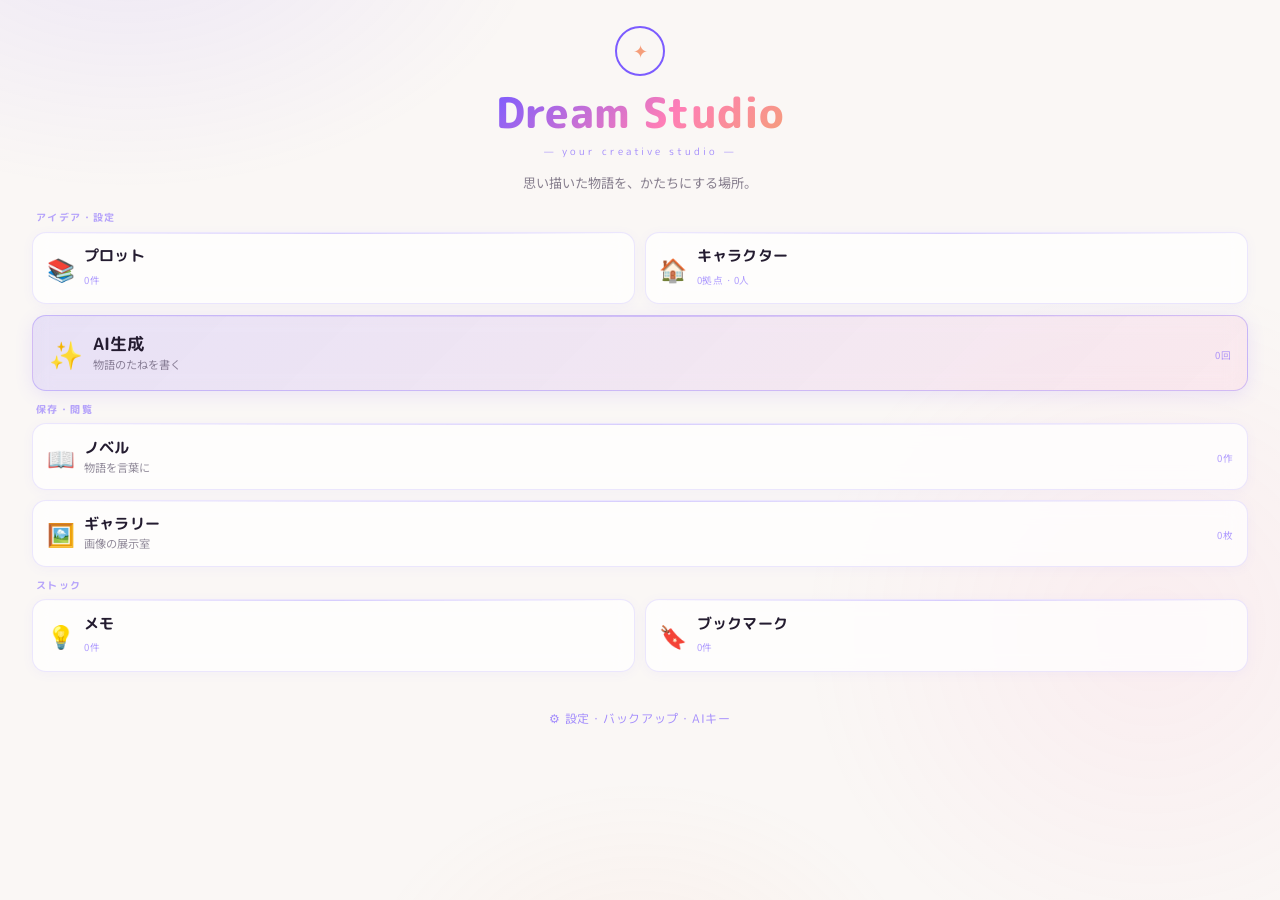
<file: local/index.html>
<!DOCTYPE html>
<html lang="ja">
<head>
<meta charset="UTF-8">
<meta name="viewport" content="width=device-width, initial-scale=1.0, maximum-scale=1.0, user-scalable=no">
<title>DreamStudio</title>
<link href="https://fonts.googleapis.com/css2?family=M+PLUS+Rounded+1c:wght@400;500;700;800&family=Noto+Sans+JP:wght@300;400;500;700&display=swap" rel="stylesheet">
<link rel="stylesheet" href="css/style.css">
<link rel="manifest" href="manifest.json">
<meta name="theme-color" content="#7c5cff">
<meta name="apple-mobile-web-app-capable" content="yes">
<meta name="apple-mobile-web-app-status-bar-style" content="default">
<meta name="apple-mobile-web-app-title" content="DreamStudio">
<link rel="apple-touch-icon" href="icons/icon-192.png">
<style>
.hero { display: flex; flex-direction: column; align-items: center; justify-content: center; text-align: center; padding: 1.6rem 1.5rem 0.8rem; }
.hero-sigil { width: 50px; height: 50px; position: relative; margin-bottom: 0.9rem; animation: breathe 4s ease-in-out infinite; }
.hero-sigil::before { content: ''; position: absolute; inset: 0; border: 2px solid var(--orchid); border-radius: 50%; animation: spin 20s linear infinite; }
.hero-sigil::after { content: '✦'; position: absolute; inset: 0; display: flex; align-items: center; justify-content: center; font-size: 1.1rem; color: var(--rose-gold); }
@keyframes breathe { 0%,100% { filter: drop-shadow(0 0 6px rgba(124,92,255,0.25)); } 50% { filter: drop-shadow(0 0 14px rgba(124,92,255,0.4)); } }
@keyframes spin { to { transform: rotate(360deg); } }
.hero-title { font-family: 'M PLUS Rounded 1c', sans-serif; font-weight: 800; font-size: clamp(1.7rem, 8vw, 2.6rem); letter-spacing: 0.01em; line-height: 1.1; white-space: nowrap; background: linear-gradient(135deg, #7c5cff 0%, #ff7eb6 60%, #f59e7a 100%); -webkit-background-clip: text; -webkit-text-fill-color: transparent; background-clip: text; }
.hero-sub { font-family: 'M PLUS Rounded 1c', sans-serif; font-size: 0.62rem; letter-spacing: 0.3em; color: var(--orchid); opacity: 0.7; margin-top: 0.5rem; }
.hero-quote { font-weight: 400; font-size: 0.82rem; color: rgba(58,47,74,0.6); margin-top: 0.8rem; line-height: 1.6; }

.gates { padding: 0.3rem 1rem 0.5rem; }
.group { margin-bottom: 0.7rem; }
.group-label { font-family: 'M PLUS Rounded 1c', sans-serif; font-weight: 700; font-size: 0.62rem; letter-spacing: 0.14em; color: rgba(124,92,255,0.55); margin: 0 0 0.4rem 0.25rem; }
.grid2 { display: grid; grid-template-columns: 1fr 1fr; gap: 0.6rem; }
.stack { display: flex; flex-direction: column; gap: 0.6rem; }

.tile { display: flex; align-items: center; gap: 0.6rem; background: var(--card-bg); border: 1px solid var(--card-border); border-radius: 14px; padding: 0.9rem 0.85rem; text-decoration: none; color: inherit; position: relative; overflow: hidden; min-height: 56px; box-shadow: 0 2px 12px rgba(124,92,255,0.05); backdrop-filter: blur(10px); -webkit-backdrop-filter: blur(10px); -webkit-tap-highlight-color: transparent; transition: transform 0.2s; }
.tile::before { content: ''; position: absolute; top: 0; left: 0; right: 0; height: 1px; background: linear-gradient(90deg, transparent, var(--orchid), transparent); opacity: 0.3; }
.tile:active { transform: scale(0.97); }
.tile-icon { font-size: 1.4rem; flex-shrink: 0; }
.tile-body { flex: 1; min-width: 0; }
.tile-name { font-family: 'M PLUS Rounded 1c', sans-serif; font-weight: 700; font-size: 0.92rem; color: var(--pearl); letter-spacing: 0.01em; line-height: 1.2; }
.tile-desc { font-size: 0.7rem; color: rgba(58,47,74,0.55); margin-top: 0.15rem; }
.tile-count { font-size: 0.6rem; color: rgba(124,92,255,0.6); letter-spacing: 0.05em; margin-top: 0.2rem; }

.tile--wide { padding: 1.05rem 1rem; background: linear-gradient(135deg, rgba(124,92,255,0.14), rgba(255,126,182,0.10)); border-color: rgba(124,92,255,0.32); box-shadow: 0 4px 18px rgba(124,92,255,0.12); }
.tile--wide .tile-icon { font-size: 1.7rem; }
.tile--wide .tile-name { font-size: 1.05rem; }

.settings-area { text-align: center; padding: 0.8rem 0 2.2rem; }
.settings-link { font-size: 0.75rem; color: rgba(124,92,255,0.7); text-decoration: none; letter-spacing: 0.06em; font-family: 'M PLUS Rounded 1c', sans-serif; }
</style>
</head>
<body>
<div class="cosmos"></div>
<div class="page" style="padding-top: var(--safe-top);">
  <section class="hero">
    <div class="hero-sigil"></div>
    <h1 class="hero-title">Dream Studio</h1>
    <p class="hero-sub">— your creative studio —</p>
    <p class="hero-quote">思い描いた物語を、かたちにする場所。</p>
  </section>

  <nav class="gates">
    <div class="group">
      <div class="group-label">アイデア・設定</div>
      <div class="grid2">
        <a href="memoria.html" class="tile"><span class="tile-icon">📚</span>
          <div class="tile-body"><div class="tile-name">プロット</div><span class="tile-count" id="c-memoria"></span></div></a>
        <a href="cradle.html" class="tile"><span class="tile-icon">🏠</span>
          <div class="tile-body"><div class="tile-name">キャラクター</div><span class="tile-count" id="c-cradle"></span></div></a>
      </div>
    </div>

    <div class="group">
      <a href="forge.html" class="tile tile--wide"><span class="tile-icon">✨</span>
        <div class="tile-body"><div class="tile-name">AI生成</div><div class="tile-desc">物語のたねを書く</div></div>
        <span class="tile-count" id="c-forge"></span></a>
    </div>

    <div class="group">
      <div class="group-label">保存・閲覧</div>
      <div class="stack">
        <a href="desire.html" class="tile"><span class="tile-icon">📖</span>
          <div class="tile-body"><div class="tile-name">ノベル</div><div class="tile-desc">物語を言葉に</div></div>
          <span class="tile-count" id="c-desire"></span></a>
        <a href="reverie.html" class="tile"><span class="tile-icon">🖼️</span>
          <div class="tile-body"><div class="tile-name">ギャラリー</div><div class="tile-desc">画像の展示室</div></div>
          <span class="tile-count" id="c-reverie"></span></a>
      </div>
    </div>

    <div class="group">
      <div class="group-label">ストック</div>
      <div class="grid2">
        <a href="spark.html" class="tile"><span class="tile-icon">💡</span>
          <div class="tile-body"><div class="tile-name">メモ</div><span class="tile-count" id="c-spark"></span></div></a>
        <a href="sanctum.html" class="tile"><span class="tile-icon">🔖</span>
          <div class="tile-body"><div class="tile-name">ブックマーク</div><span class="tile-count" id="c-sanctum"></span></div></a>
      </div>
    </div>
  </nav>

  <div class="settings-area"><a href="settings.html" class="settings-link">⚙ 設定・バックアップ・AIキー</a></div>
</div>

<script src="js/db.js"></script>
<script src="js/ui.js"></script>
<script src="js/store.js"></script>
<script>
(async () => {
  await DS.appInit();
  const set = (id, n) => { const el = document.getElementById(id); if (el) el.textContent = n; };
  const [bases, residents, novels, images, projects, bookmarks, gens, notes] = await Promise.all([
    DB.count('bases'), DB.count('residents'), DB.count('novels'),
    DB.count('images'), DB.count('projects'), DB.count('bookmarks'), DB.count('forgeGenerations'),
    DB.all('notes'),
  ]);
  set('c-cradle', `${bases}拠点 · ${residents}人`);
  set('c-forge', `${gens}回`);
  set('c-desire', `${novels}作`);
  set('c-reverie', `${images}枚`);
  set('c-memoria', `${projects}件`);
  set('c-sanctum', `${bookmarks}件`);
  const openTasks = notes.filter(n => n.cat === 'task' && !n.done).length;
  set('c-spark', openTasks ? `ToDo ${openTasks} · ${notes.length}` : `${notes.length}件`);
})();
</script>
</body>
</html>
</file>
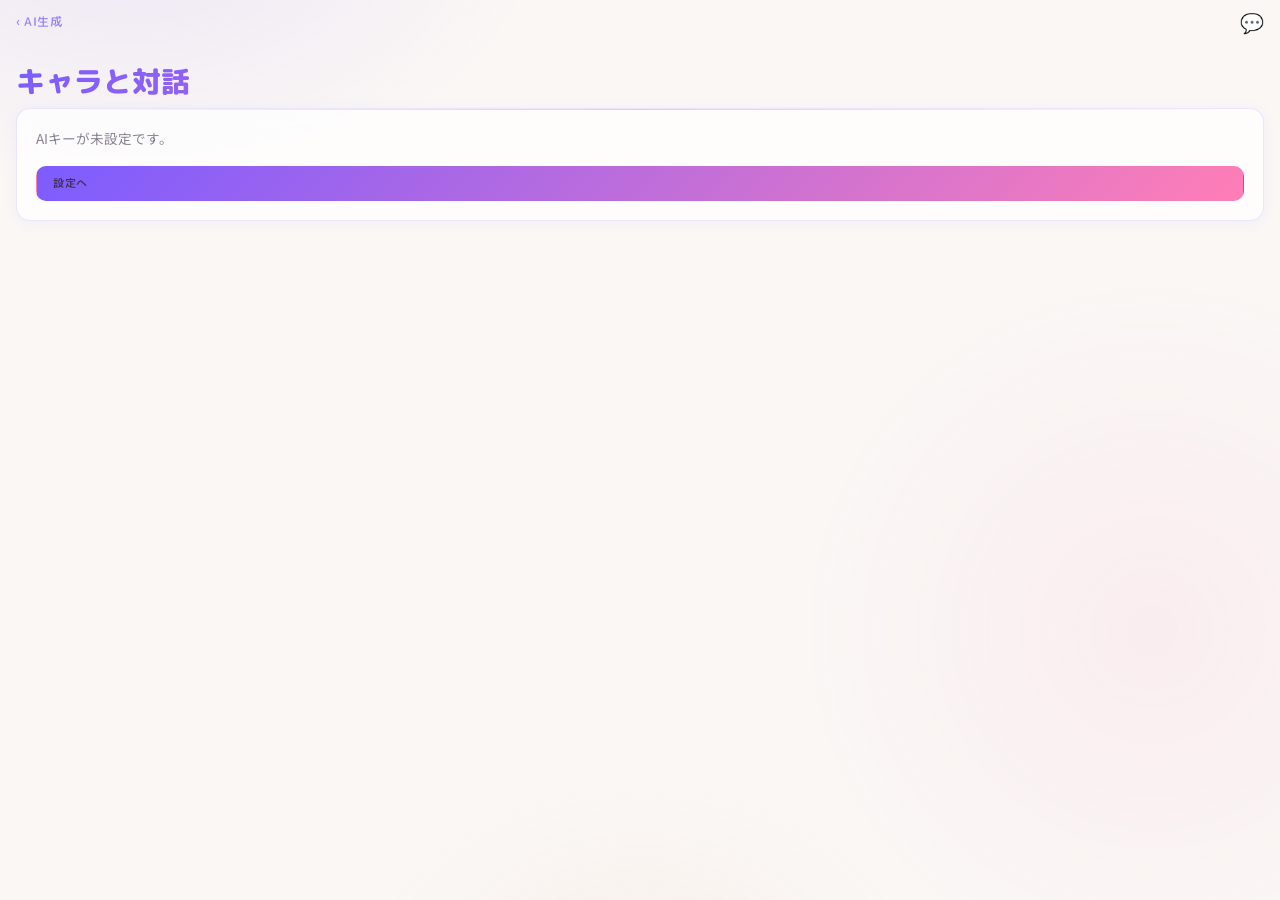
<file: local/chat.html>
<!DOCTYPE html>
<html lang="ja">
<head>
<meta charset="UTF-8">
<meta name="viewport" content="width=device-width, initial-scale=1.0, maximum-scale=1.0, user-scalable=no">
<title>対話 — DreamStudio</title>
<link href="https://fonts.googleapis.com/css2?family=M+PLUS+Rounded+1c:wght@400;500;700;800&family=Noto+Sans+JP:wght@300;400;500;700&display=swap" rel="stylesheet">
<link rel="stylesheet" href="css/style.css">
<link rel="manifest" href="manifest.json">
<meta name="theme-color" content="#7c5cff">
<meta name="apple-mobile-web-app-title" content="DreamStudio">
<link rel="apple-touch-icon" href="icons/icon-192.png">
<style>
.msg { margin-bottom:0.8rem; max-width:85%; }
.msg-user { margin-left:auto; }
.msg-bubble { padding:0.7rem 0.9rem; border-radius:14px; font-size:0.92rem; line-height:1.7; white-space:pre-wrap; }
.msg-user .msg-bubble { background:linear-gradient(135deg,var(--orchid),var(--blush)); color:#fff; border-bottom-right-radius:4px; }
.msg-ai .msg-bubble { background:var(--card-bg); border:1px solid var(--card-border); color:var(--pearl); border-bottom-left-radius:4px; }
.msg-name { font-size:0.65rem; color:var(--orchid); margin-bottom:0.2rem; }
.chat-input-bar { display:flex; gap:0.5rem; align-items:flex-end; margin-top:1rem; }
.chat-textarea { flex:1; padding:0.7rem 0.9rem; background:rgba(255,255,255,0.85); border:1px solid rgba(124,92,255,0.22); border-radius:12px; color:var(--pearl); font-family:'Noto Sans JP',sans-serif; font-size:0.95rem; outline:none; resize:none; max-height:120px; min-height:44px; }
.chat-send { width:44px; height:44px; flex-shrink:0; border-radius:50%; background:linear-gradient(135deg,var(--orchid),var(--blush)); border:none; color:#fff; font-size:1.1rem; cursor:pointer; }
</style>
</head>
<body>
<div class="cosmos"></div>
<div class="page" style="padding-top: var(--safe-top);">
  <div id="header"></div>
  <div id="app"></div>
</div>

<script src="js/db.js"></script>
<script src="js/ui.js"></script>
<script src="js/store.js"></script>
<script src="js/ai.js"></script>
<script>
const ICON = '💬';
const app = document.getElementById('app');
let conv = [];        // {role:'user'|'ai', name, text}
let cfg = null;       // {mode, providerId, aId, bId}

const sessKey = () => `chat_${cfg.mode}_${cfg.aId||''}_${cfg.bId||''}`;
function loadConv() { try { conv = JSON.parse(sessionStorage.getItem(sessKey()) || '[]'); } catch { conv = []; } }
function saveConv() { sessionStorage.setItem(sessKey(), JSON.stringify(conv)); }

async function route() {
  const [mode, id] = location.hash.slice(1).split('/');
  if (mode === 'char' && id) return startInterview(Number(id));
  return renderSetup();
}

async function renderSetup() {
  document.getElementById('header').innerHTML = DS.pageHeader('forge.html', 'AI生成', ICON);
  const [residents, modelOpts] = await Promise.all([Store.byName(await DB.all('residents')), Store.readyModels()]);
  if (!modelOpts.length) { app.innerHTML = `<h1 class="page-title">キャラと対話</h1><div class="card"><div class="card-excerpt">AIキーが未設定です。</div><a class="btn btn-sm btn-primary mt-2" href="settings.html">設定へ</a></div>`; return; }
  if (!residents.length) { app.innerHTML = `<h1 class="page-title">キャラと対話</h1><div class="card"><div class="card-excerpt">先に Cradle でキャラクターを作成してください。</div><a class="btn btn-sm mt-2" href="cradle.html">Cradleへ</a></div>`; return; }
  app.innerHTML = `
    <h1 class="page-title">キャラと対話</h1><p class="page-subtitle">AIと対話</p>
    <div class="form-group"><label class="form-label">モード</label><select class="form-select" id="mode">
      <option value="interview">インタビュー（1対1）</option><option value="duo">デュオ（2キャラの掛け合い）</option></select></div>
    <div class="form-group"><label class="form-label">AIモデル</label><select class="form-select" id="provider">${modelOpts.map(o=>`<option value="${o.providerId}:${o.idx}">${DS.esc(o.label)}</option>`).join('')}</select></div>
    <div class="form-group"><label class="form-label" id="aLabel">キャラクター</label><select class="form-select" id="charA">${residents.map(r=>`<option value="${r.id}">${DS.esc(r.name)}</option>`).join('')}</select></div>
    <div class="form-group" id="bWrap" style="display:none;"><label class="form-label">相手キャラクター</label><select class="form-select" id="charB">${residents.map(r=>`<option value="${r.id}">${DS.esc(r.name)}</option>`).join('')}</select></div>
    <button class="btn btn-primary btn-block" id="start">対話をはじめる</button>`;
  document.getElementById('mode').addEventListener('change', (e) => {
    document.getElementById('bWrap').style.display = e.target.value === 'duo' ? '' : 'none';
    document.getElementById('aLabel').textContent = e.target.value === 'duo' ? 'キャラ1' : 'キャラクター';
  });
  document.getElementById('start').addEventListener('click', () => {
    const mode = document.getElementById('mode').value;
    const [providerId, modelIdx] = document.getElementById('provider').value.split(':').map(Number);
    cfg = { mode, providerId, modelIdx, aId: Number(document.getElementById('charA').value), bId: mode==='duo' ? Number(document.getElementById('charB').value) : null };
    renderChat();
  });
}

async function startInterview(charId) {
  const modelOpts = await Store.readyModels();
  if (!modelOpts.length) { location.hash = ''; return renderSetup(); }
  cfg = { mode: 'interview', providerId: modelOpts[0].providerId, modelIdx: modelOpts[0].idx, aId: charId, bId: null };
  renderChat();
}

function buildCharacterPrompt(r) {
  let p = `あなたは「${r.name}」というキャラクターです。以下の設定に忠実に、このキャラクターとして会話してください。\n\n## 基本情報\n`;
  const map = { gender:'性別', height:'身長', bodyType:'体型', style:'系統', features:'特徴' };
  for (const k in map) if (r[k]) p += `${map[k]}: ${r[k]}\n`;
  if (r.personality) p += `\n## 性格\n${r.personality}\n`;
  if ((r.params||[]).length) { p += '\n## 内面パラメーター\n'; for (const pm of r.params) p += `- ${pm.name}: ${pm.value}/10\n`; }
  for (const cf of (r.customFields||[])) if (cf.name && cf.value) p += `${cf.name}: ${cf.value}\n`;
  p += '\n## ルール\n- キャラの性格・口調・パラメーターに忠実に応答\n- 自然な日本語の会話文で応答。地の文不要\n- 必要なら短い動作描写のみ\n';
  return p;
}
function buildDuoPrompt(a, b, related) {
  let p = `あなたは2人のキャラクターの会話を描写します。\n\n## キャラ1: ${a.name}\n`;
  if (a.personality) p += `性格: ${a.personality}\n`;
  if ((a.params||[]).length) p += 'パラメーター: ' + a.params.map(pm=>`${pm.name}:${pm.value}/10`).join(', ') + '\n';
  if (a.features) p += `特徴: ${a.features}\n`;
  p += `\n## キャラ2: ${b.name}\n`;
  if (b.personality) p += `性格: ${b.personality}\n`;
  if ((b.params||[]).length) p += 'パラメーター: ' + b.params.map(pm=>`${pm.name}:${pm.value}/10`).join(', ') + '\n';
  if (b.features) p += `特徴: ${b.features}\n`;
  if (related) p += '\n※ この2人は関係性のあるキャラクター同士です\n';
  p += `\n## ルール\n- 2人の性格・口調に忠実\n- 交互に台詞。名前つき（例: ${a.name}「…」）\n- 3〜5往復で区切る\n- ユーザーの話題に沿って会話\n`;
  return p;
}

async function renderChat() {
  loadConv();
  document.getElementById('header').innerHTML = DS.pageHeader('chat.html', '対話設定', ICON);
  const a = await DB.get('residents', cfg.aId);
  const b = cfg.bId ? await DB.get('residents', cfg.bId) : null;
  const title = cfg.mode === 'duo' ? `${a.name} × ${b.name}` : a.name;
  app.innerHTML = `
    <div class="flex-between"><h1 class="page-title" style="font-size:1.3rem;">${DS.esc(title)}</h1>
      <button class="btn btn-sm" id="menuBtn">⋯</button></div>
    <div id="messages" style="margin-top:1rem;"></div>
    <div class="chat-input-bar">
      <textarea class="chat-textarea" id="input" placeholder="${cfg.mode==='duo'?'話題を入力…':'メッセージ…'}"></textarea>
      <button class="chat-send" id="send">➤</button>
    </div>`;
  renderMessages();
  document.getElementById('send').addEventListener('click', send);
  document.getElementById('input').addEventListener('keydown', (e) => { if (e.key === 'Enter' && (e.metaKey || e.ctrlKey)) send(); });
  document.getElementById('menuBtn').addEventListener('click', chatMenu);
}

function renderMessages() {
  const box = document.getElementById('messages');
  box.innerHTML = conv.map(m => `
    <div class="msg ${m.role==='user'?'msg-user':'msg-ai'}">
      ${m.role==='ai' && m.name ? `<div class="msg-name">${DS.esc(m.name)}</div>` : ''}
      <div class="msg-bubble">${DS.esc(m.text)}</div>
    </div>`).join('');
  box.scrollTop = box.scrollHeight;
  window.scrollTo(0, document.body.scrollHeight);
}

async function send() {
  const input = document.getElementById('input');
  const msg = input.value.trim(); if (!msg) return;
  input.value = '';
  conv.push({ role: 'user', text: msg }); saveConv(); renderMessages();
  const sendBtn = document.getElementById('send'); sendBtn.disabled = true; sendBtn.textContent = '…';

  const a = await DB.get('residents', cfg.aId);
  const b = cfg.bId ? await DB.get('residents', cfg.bId) : null;
  let sys;
  if (cfg.mode === 'duo') {
    const related = (a.candidateIds||[]).includes(b.id) || (b.candidateIds||[]).includes(a.id);
    sys = buildDuoPrompt(a, b, related);
  } else sys = buildCharacterPrompt(a);

  // 直近10往復を文章化して渡す
  const recent = conv.slice(-20);
  let transcript = recent.map(m => m.role === 'user' ? `ユーザー: ${m.text}` : `${m.name || (cfg.mode==='duo'?'会話':a.name)}: ${m.text}`).join('\n');
  const user = cfg.mode === 'duo'
    ? `これまでの会話:\n${transcript}\n\n上記の話題で、${a.name}と${b.name}の会話を続けてください。`
    : `これまでの会話:\n${transcript}\n\n${a.name}として返答してください。`;

  const provider = await DB.get('apiProviders', cfg.providerId);
  const res = await AI.call(provider, sys, user, cfg.modelIdx);
  sendBtn.disabled = false; sendBtn.textContent = '➤';
  if (res.error) { DS.toast(res.error, 'error'); return; }
  conv.push({ role: 'ai', name: cfg.mode === 'duo' ? null : a.name, text: res.text.trim() }); saveConv(); renderMessages();
  await DB.add('forgeGenerations', { provider: res.provider, model: res.model, promptSystem: sys, promptUser: user, output: res.text, inputTokens: res.inputTokens, outputTokens: res.outputTokens, cachedTokens: res.cachedTokens, costInput: res.costInput, costOutput: res.costOutput, costTotal: res.costTotal });
}

async function chatMenu() {
  const a = await DB.get('residents', cfg.aId);
  const ok = await DS.confirmDialog('この会話をノベルとして保存しますか？（「やめる」で会話をリセット）', 'ノベルに保存', false);
  if (ok) {
    if (!conv.length) { DS.toast('会話がありません', 'error'); return; }
    const b = cfg.bId ? await DB.get('residents', cfg.bId) : null;
    const title = (cfg.mode === 'duo' ? `${a.name}×${b.name}の会話` : `${a.name}との対話`);
    const body = conv.map(m => m.role === 'user' ? `ユーザー: ${m.text}` : `${m.name || ''}${m.name?'「':''}${m.text}${m.name?'」':''}`).join('\n\n');
    const nid = await DB.add('novels', { title, body, status: 'draft', tags: ['対話'] });
    DS.flash('ノベルとして保存しました'); location.href = 'desire.html#view/' + nid;
  } else {
    conv = []; saveConv(); renderMessages(); DS.toast('会話をリセットしました');
  }
}

window.addEventListener('hashchange', route);
(async () => { await DS.appInit(); route(); })();
</script>
</body>
</html>
</file>
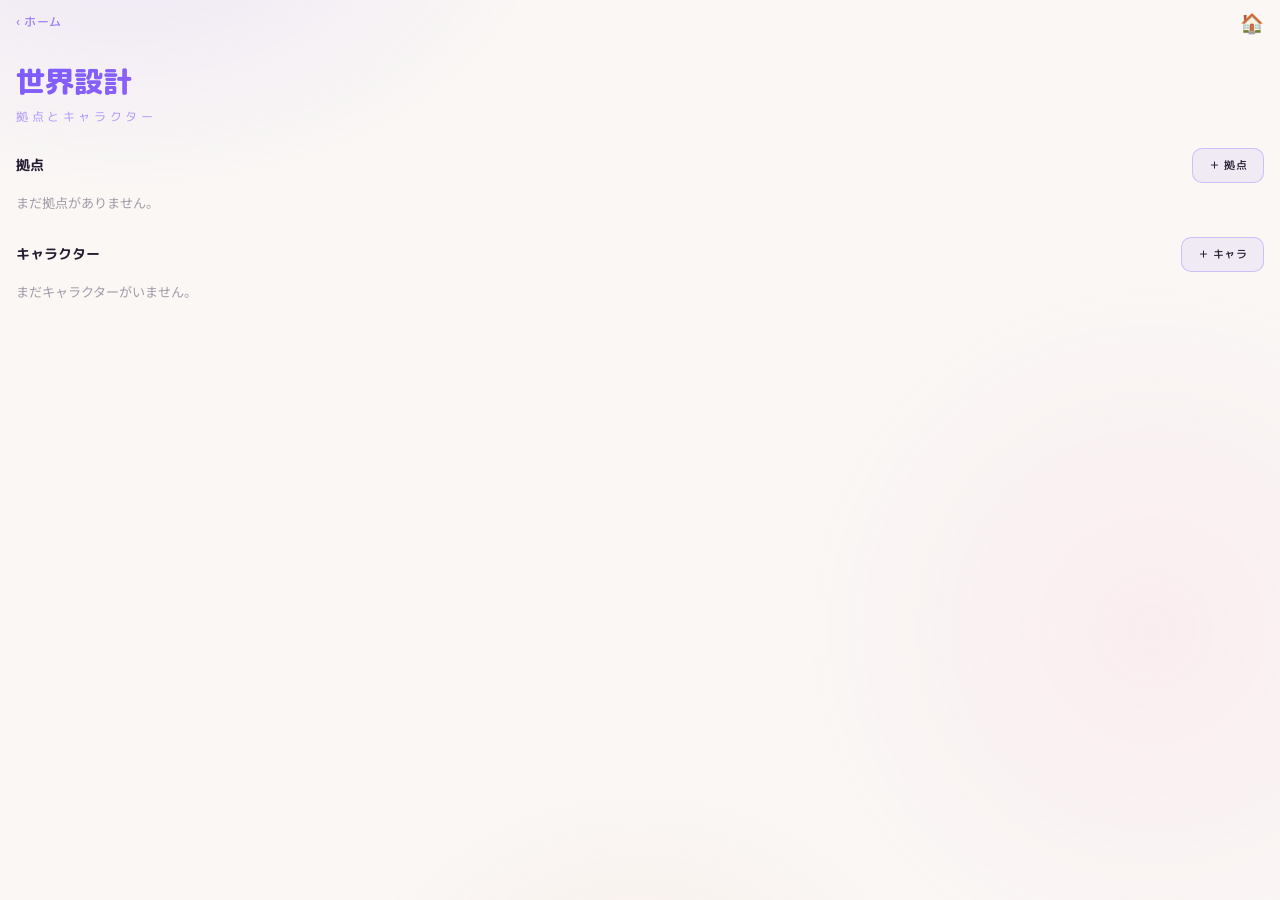
<file: local/cradle.html>
<!DOCTYPE html>
<html lang="ja">
<head>
<meta charset="UTF-8">
<meta name="viewport" content="width=device-width, initial-scale=1.0, maximum-scale=1.0, user-scalable=no">
<title>キャラクター — DreamStudio</title>
<link href="https://fonts.googleapis.com/css2?family=M+PLUS+Rounded+1c:wght@400;500;700;800&family=Noto+Sans+JP:wght@300;400;500;700&display=swap" rel="stylesheet">
<link rel="stylesheet" href="css/style.css">
<link rel="manifest" href="manifest.json">
<meta name="theme-color" content="#7c5cff">
<meta name="apple-mobile-web-app-title" content="DreamStudio">
<link rel="apple-touch-icon" href="icons/icon-192.png">
<style>
.detail-heading { font-family:'M PLUS Rounded 1c',sans-serif; font-weight:700; color:var(--pearl); font-size:0.9rem; margin:1.4rem 0 0.5rem; }
.param-row { display:flex; align-items:center; gap:0.6rem; margin-bottom:0.5rem; }
.param-row .pname { flex:1; }
.param-bar { height:6px; background:rgba(124,92,255,0.12); border-radius:3px; overflow:hidden; }
.param-fill { height:100%; background:linear-gradient(90deg,var(--orchid),var(--blush)); }
.rep-row { display:flex; gap:0.4rem; margin-bottom:0.4rem; align-items:center; }
.chk-list { display:flex; flex-wrap:wrap; gap:0.4rem; }
.chk { font-size:0.78rem; padding:0.35rem 0.7rem; border:1px solid rgba(124,92,255,0.22); border-radius:20px; cursor:pointer; }
.chk input { display:none; }
.chk.on { background:rgba(124,92,255,0.15); border-color:var(--orchid); color:var(--orchid); }
.avatar { width:40px; height:40px; border-radius:50%; background:rgba(124,92,255,0.12); display:flex; align-items:center; justify-content:center; font-size:1.2rem; }
</style>
</head>
<body>
<div class="cosmos"></div>
<div class="page" style="padding-top: var(--safe-top);">
  <div id="header"></div>
  <div id="app"></div>
</div>

<script src="js/db.js"></script>
<script src="js/ui.js"></script>
<script src="js/store.js"></script>
<script src="js/ai.js"></script>
<script>
const ICON = '🏠';
const app = document.getElementById('app');
const DEFAULT_PARAMS = [{name:'社交性',value:5},{name:'感情表現',value:5},{name:'行動力',value:5},{name:'好奇心',value:5}];
const BODY = {
  '男性': ['細身','標準','筋肉質','がっしり','大柄','ぽっちゃり','小柄'],
  '女性': ['華奢','スレンダー','標準','ふくよか','ぽっちゃり','がっしり','小柄'],
};

async function route() {
  const [mode, id] = location.hash.slice(1).split('/');
  if (mode === 'base') return editBase(id);
  if (mode === 'res') return editResident(id);
  if (mode === 'resview') return viewResident(id);
  return renderList();
}

async function renderList() {
  document.getElementById('header').innerHTML = DS.pageHeader('index.html', 'ホーム', ICON);
  const [bases, residents] = await Promise.all([Store.byName(await DB.all('bases')), Store.byName(await DB.all('residents'))]);
  app.innerHTML = `
    <h1 class="page-title">世界設計</h1><p class="page-subtitle">拠点とキャラクター</p>
    <div class="flex-between detail-heading">拠点 <a class="btn btn-sm" href="#base">＋ 拠点</a></div>
    <div id="bases"></div>
    <div class="flex-between detail-heading">キャラクター <a class="btn btn-sm" href="#res">＋ キャラ</a></div>
    <div id="residents"></div>`;
  const bw = document.getElementById('bases');
  if (!bases.length) bw.innerHTML = '<p class="empty-text" style="text-align:left;font-size:0.82rem;">まだ拠点がありません。</p>';
  for (const b of bases) {
    const cnt = residents.filter(r=>r.baseId===b.id).length;
    const d = document.createElement('div'); d.className='card';
    d.innerHTML = `<a href="#base/${b.id}"><div class="card-title">🏠 ${DS.esc(b.name)}</div>${b.description?`<div class="card-excerpt">${DS.esc(DS.excerpt(b.description,70))}</div>`:''}<div class="card-meta">${cnt}人</div></a>`;
    bw.appendChild(d);
  }
  const rw = document.getElementById('residents');
  if (!residents.length) rw.innerHTML = '<p class="empty-text" style="text-align:left;font-size:0.82rem;">まだキャラクターがいません。</p>';
  for (const r of residents) {
    const baseName = bases.find(b=>b.id===r.baseId)?.name;
    const d = document.createElement('div'); d.className='card';
    d.innerHTML = `<a href="#resview/${r.id}"><div class="flex-between"><div class="card-title">👤 ${DS.esc(r.name)}</div></div>
      <div class="card-meta">${[r.gender, baseName].filter(Boolean).map(DS.esc).join(' · ')}</div>
      ${r.personality?`<div class="card-excerpt">${DS.esc(DS.excerpt(r.personality,70))}</div>`:''}</a>`;
    rw.appendChild(d);
  }
}

// ── 拠点編集 ──
async function editBase(id) {
  const b = id ? await DB.get('bases', id) : null;
  document.getElementById('header').innerHTML = DS.pageHeader('#', '戻る', ICON);
  app.innerHTML = `<h1 class="page-title">${b?'拠点を編集':'拠点を追加'}</h1>
    <form id="f" class="mt-3">
      <div class="form-group"><label class="form-label">名前</label><input class="form-input" name="name" value="${DS.esc(b?.name||'')}" required></div>
      <div class="form-group"><label class="form-label">説明</label><textarea class="form-textarea" name="description" style="min-height:120px;">${DS.esc(b?.description||'')}</textarea></div>
      <button type="submit" class="btn btn-primary btn-block">${b?'保存':'追加'}</button>
      ${b?`<button type="button" class="btn btn-danger btn-block mt-2" id="del">削除</button>`:''}
    </form>`;
  document.getElementById('f').onsubmit = async (e) => {
    e.preventDefault(); const fd = new FormData(e.target); const rec = b||{};
    rec.name = fd.get('name').trim(); rec.description = fd.get('description').trim();
    if (b) await DB.update('bases', rec); else await DB.add('bases', rec);
    DS.flash(b?'保存しました':'追加しました'); location.hash = '';
  };
  document.getElementById('del')?.addEventListener('click', async () => {
    if (!await DS.confirmDialog('この拠点を削除しますか？')) return;
    await DB.del('bases', b.id); DS.flash('削除しました'); location.hash = '';
  });
}

// ── キャラ表示 ──
async function viewResident(id) {
  const r = await DB.get('residents', id);
  if (!r) { location.hash=''; return; }
  document.getElementById('header').innerHTML = DS.pageHeader('#', '戻る', ICON);
  const [bases, residents, hasAI] = await Promise.all([DB.all('bases'), DB.all('residents'), Store.hasAnyAI()]);
  const baseName = bases.find(b=>b.id===r.baseId)?.name;
  const candNames = (r.candidateIds||[]).map(i=>residents.find(x=>x.id===i)?.name).filter(Boolean);
  const field = (label,val) => val ? `<div class="param-row"><div class="pname" style="color:rgba(58,47,74,0.6);font-size:0.8rem;">${label}</div><div style="flex:2;">${DS.esc(val)}</div></div>` : '';
  app.innerHTML = `
    <div style="display:flex;align-items:center;gap:0.8rem;"><div class="avatar">👤</div><h1 class="page-title" style="margin:0;">${DS.esc(r.name)}</h1></div>
    <div class="prov-row" style="display:flex;gap:0.5rem;margin:1rem 0;">
      <a class="btn btn-sm" href="#res/${r.id}" style="flex:1;">編集</a>
      <a class="btn btn-sm" href="chat.html#char/${r.id}" style="flex:1;">💬 対話</a>
    </div>
    <div class="detail-heading">基本情報</div>
    ${field('性別', r.gender)}${field('所属', baseName)}${field('身長', r.height)}${field('体型', r.bodyType)}${field('その他身体情報', r.physicalInfo)}
    <div class="detail-heading">外見</div>
    ${field('髪型', r.hairstyle)}${field('目の色', r.eyeColor)}${field('服装', r.clothing)}${field('系統', r.style)}${field('特徴', r.features)}
    ${r.personality?`<div class="detail-heading">性格</div><p class="card-excerpt">${DS.esc(r.personality).replace(/\n/g,'<br>')}</p>`:''}
    ${(r.params||[]).length?`<div class="detail-heading">パラメーター</div>${r.params.map(p=>`<div class="param-row"><div class="pname">${DS.esc(p.name)}</div><div style="flex:2;"><div class="param-bar"><div class="param-fill" style="width:${(Number(p.value)||0)*10}%"></div></div></div><div style="width:24px;text-align:right;">${DS.esc(p.value)}</div></div>`).join('')}`:''}
    ${(r.customFields||[]).length?`<div class="detail-heading">自由項目</div>${r.customFields.map(c=>field(c.name,c.value)).join('')}`:''}
    ${candNames.length?`<div class="detail-heading">関係するキャラ</div><div class="card-tags">${candNames.map(n=>`<span class="tag">🤝 ${DS.esc(n)}</span>`).join('')}</div>`:''}
    <div class="detail-heading">🎨 イラストプロンプト</div>
    <div id="illustArea">
      ${r.illustPrompt?`<div class="card"><div class="card-excerpt" style="font-family:monospace;font-size:0.78rem;">${DS.esc(r.illustPrompt)}</div></div>
        <button class="btn btn-sm" id="copyPrompt">📋 コピー</button>`:''}
      ${hasAI?`<button class="btn btn-sm ${r.illustPrompt?'mt-2':''}" id="genPrompt">${r.illustPrompt?'再生成':'画像生成AI向けプロンプトを作る'}</button>`
             :`<p class="form-hint">AIキーを設定すると、外見からプロンプトを自動生成できます。<a href="settings.html" style="color:var(--orchid);">設定へ</a></p>`}
    </div>`;
  document.getElementById('copyPrompt')?.addEventListener('click', () => { navigator.clipboard?.writeText(r.illustPrompt); DS.toast('コピーしました'); });
  document.getElementById('genPrompt')?.addEventListener('click', () => genCharPrompt(r));
}

async function genCharPrompt(r) {
  const ready = await Store.providersReady();
  if (!ready.length) { DS.toast('AIキーが未設定です', 'error'); return; }
  const btn = document.getElementById('genPrompt'); btn.disabled = true; btn.textContent = '生成中…';
  const sys = `あなたは画像生成AI向けのキャラクタープロンプト作成の専門家です。与えられたキャラクター設定を、Stable Diffusion / Midjourney 等で使える英語の外見描写プロンプトに変換してください。出力ルール: 英語、カンマ区切りのタグ列、外見のみ（性格は含めない）、性別・髪型髪色・目・体型・服装などを含める。プロンプト本文のみを出力。`;
  const desc = [
    r.gender && `性別:${r.gender}`, r.height && `身長:${r.height}`, r.bodyType && `体型:${r.bodyType}`,
    r.hairstyle && `髪型:${r.hairstyle}`, r.eyeColor && `目:${r.eyeColor}`, r.clothing && `服装:${r.clothing}`,
    r.style && `系統:${r.style}`, r.features && `特徴:${r.features}`, r.physicalInfo && `その他:${r.physicalInfo}`,
  ].filter(Boolean).join('\n');
  const res = await AI.call(ready[0], sys, `キャラクター名: ${r.name}\n${desc}`);
  if (res.error) { DS.toast(res.error, 'error'); btn.disabled = false; btn.textContent = '再試行'; return; }
  r.illustPrompt = res.text.trim();
  await DB.update('residents', r);
  await DB.add('forgeGenerations', { provider: res.provider, model: res.model, promptSystem: sys, promptUser: r.name, output: res.text, inputTokens: res.inputTokens, outputTokens: res.outputTokens, cachedTokens: res.cachedTokens, costInput: res.costInput, costOutput: res.costOutput, costTotal: res.costTotal });
  DS.toast('プロンプトを生成しました'); viewResident(r.id);
}

// ── キャラ編集 ──
async function editResident(id) {
  const r = id ? await DB.get('residents', id) : null;
  const [bases, others] = await Promise.all([Store.byName(await DB.all('bases')), Store.byName((await DB.all('residents')).filter(x=>!id||x.id!=id))]);
  document.getElementById('header').innerHTML = DS.pageHeader(id?`#resview/${id}`:'#', '戻る', ICON);
  const params = (r?.params?.length ? r.params : DEFAULT_PARAMS).map(p=>({...p}));
  const selCand = new Set(r?.candidateIds||[]);
  const tf = (name,label,val,ph='') => `<div class="form-group"><label class="form-label">${label}</label><input class="form-input" name="${name}" value="${DS.esc(val||'')}" placeholder="${ph}"></div>`;
  app.innerHTML = `
    <h1 class="page-title">${r?'キャラを編集':'キャラを追加'}</h1>
    <form id="f" class="mt-3">
      <div class="detail-heading">基本情報</div>
      ${tf('name','名前',r?.name)}
      <div class="form-group"><label class="form-label">性別</label><select class="form-select" name="gender" id="gender">
        ${['','男性','女性','その他'].map(g=>`<option value="${g}" ${(r?.gender||'')===g?'selected':''}>${g||'— 選択 —'}</option>`).join('')}</select></div>
      ${bases.length?`<div class="form-group"><label class="form-label">所属拠点</label><select class="form-select" name="baseId"><option value="">— なし —</option>
        ${bases.map(b=>`<option value="${b.id}" ${r?.baseId==b.id?'selected':''}>${DS.esc(b.name)}</option>`).join('')}</select></div>`:''}
      ${tf('height','身長',r?.height,'例：172cm')}
      <div class="form-group"><label class="form-label">体型</label><div id="bodyWrap"></div></div>
      ${tf('physicalInfo','その他身体情報',r?.physicalInfo,'特技、癖、その他の設定など')}
      <div class="detail-heading">外見</div>
      ${tf('hairstyle','髪型',r?.hairstyle)}${tf('eyeColor','目の色',r?.eyeColor)}${tf('clothing','服装',r?.clothing)}${tf('style','系統',r?.style)}${tf('features','特徴',r?.features)}
      <div class="detail-heading">性格</div>
      <div class="form-group"><textarea class="form-textarea" name="personality" style="min-height:100px;">${DS.esc(r?.personality||'')}</textarea></div>
      <div class="detail-heading">パラメーター（0〜10）</div>
      <div id="params"></div><button type="button" class="btn btn-sm" id="addParam">＋ 項目追加</button>
      <div class="detail-heading">自由項目</div>
      <div id="cfields"></div><button type="button" class="btn btn-sm" id="addCf">＋ 項目追加</button>
      ${others.length?`<div class="detail-heading">関係するキャラ</div><div class="chk-list" id="cands">
        ${others.map(o=>`<label class="chk ${selCand.has(o.id)?'on':''}"><input type="checkbox" value="${o.id}" ${selCand.has(o.id)?'checked':''}>${DS.esc(o.name)}</label>`).join('')}</div>`:''}
      <button type="submit" class="btn btn-primary btn-block mt-3">${r?'保存':'追加'}</button>
      ${r?`<button type="button" class="btn btn-danger btn-block mt-2" id="del">削除</button>`:''}
    </form>`;

  // body type (gender dependent)
  const bodyWrap = document.getElementById('bodyWrap');
  const renderBody = () => {
    const g = document.getElementById('gender').value;
    const opts = BODY[g];
    if (opts) bodyWrap.innerHTML = `<select class="form-select" name="bodyType"><option value="">— 選択 —</option>${opts.map(o=>`<option value="${o}" ${r?.bodyType===o?'selected':''}>${o}</option>`).join('')}</select>`;
    else bodyWrap.innerHTML = `<input class="form-input" name="bodyType" value="${DS.esc(r?.bodyType||'')}" placeholder="自由入力">`;
  };
  document.getElementById('gender').addEventListener('change', renderBody); renderBody();

  // params
  const paramsWrap = document.getElementById('params');
  const addParam = (p={name:'',value:5}) => { const d=document.createElement('div'); d.className='rep-row';
    d.innerHTML=`<input class="form-input p-name" placeholder="項目名" value="${DS.esc(p.name)}" style="flex:1;"><input type="range" class="p-val" min="0" max="10" value="${Number(p.value)||0}" style="flex:1.2;"><span class="p-num" style="width:20px;text-align:right;">${Number(p.value)||0}</span><button type="button" class="btn btn-sm" data-rm>×</button>`;
    d.querySelector('.p-val').addEventListener('input', e=>d.querySelector('.p-num').textContent=e.target.value);
    d.querySelector('[data-rm]').onclick=()=>d.remove(); paramsWrap.appendChild(d); };
  params.forEach(addParam);
  document.getElementById('addParam').onclick = () => addParam();

  // custom fields
  const cfWrap = document.getElementById('cfields');
  const addCf = (c={name:'',value:''}) => { const d=document.createElement('div'); d.className='rep-row';
    d.innerHTML=`<input class="form-input cf-name" placeholder="ラベル" value="${DS.esc(c.name)}" style="flex:1;"><input class="form-input cf-val" placeholder="内容" value="${DS.esc(c.value)}" style="flex:1.5;"><button type="button" class="btn btn-sm" data-rm>×</button>`;
    d.querySelector('[data-rm]').onclick=()=>d.remove(); cfWrap.appendChild(d); };
  (r?.customFields||[]).forEach(addCf);
  document.getElementById('addCf').onclick = () => addCf();

  app.querySelectorAll('.chk input').forEach(cb=>cb.addEventListener('change',()=>cb.closest('.chk').classList.toggle('on',cb.checked)));

  document.getElementById('f').onsubmit = async (e) => {
    e.preventDefault(); const fd = new FormData(e.target); const rec = r||{};
    for (const k of ['name','gender','height','physicalInfo','hairstyle','eyeColor','clothing','style','features','personality','bodyType']) rec[k] = (fd.get(k)||'').trim();
    rec.baseId = fd.get('baseId') ? Number(fd.get('baseId')) : null;
    rec.params = [...paramsWrap.querySelectorAll('.rep-row')].map(d=>({name:d.querySelector('.p-name').value.trim(), value:Number(d.querySelector('.p-val').value)})).filter(p=>p.name);
    rec.customFields = [...cfWrap.querySelectorAll('.rep-row')].map(d=>({name:d.querySelector('.cf-name').value.trim(), value:d.querySelector('.cf-val').value.trim()})).filter(c=>c.name);
    rec.candidateIds = [...app.querySelectorAll('#cands input:checked')].map(c=>Number(c.value));
    let nid;
    if (r) { await DB.update('residents', rec); nid = r.id; } else { nid = await DB.add('residents', rec); }
    DS.flash(r?'保存しました':'追加しました'); location.hash = 'resview/' + nid;
  };
  document.getElementById('del')?.addEventListener('click', async () => {
    if (!await DS.confirmDialog('このキャラクターを削除しますか？')) return;
    await DB.del('residents', r.id); DS.flash('削除しました'); location.hash = '';
  });
}

window.addEventListener('hashchange', route);
(async () => { await DS.appInit(); route(); })();
</script>
</body>
</html>
</file>
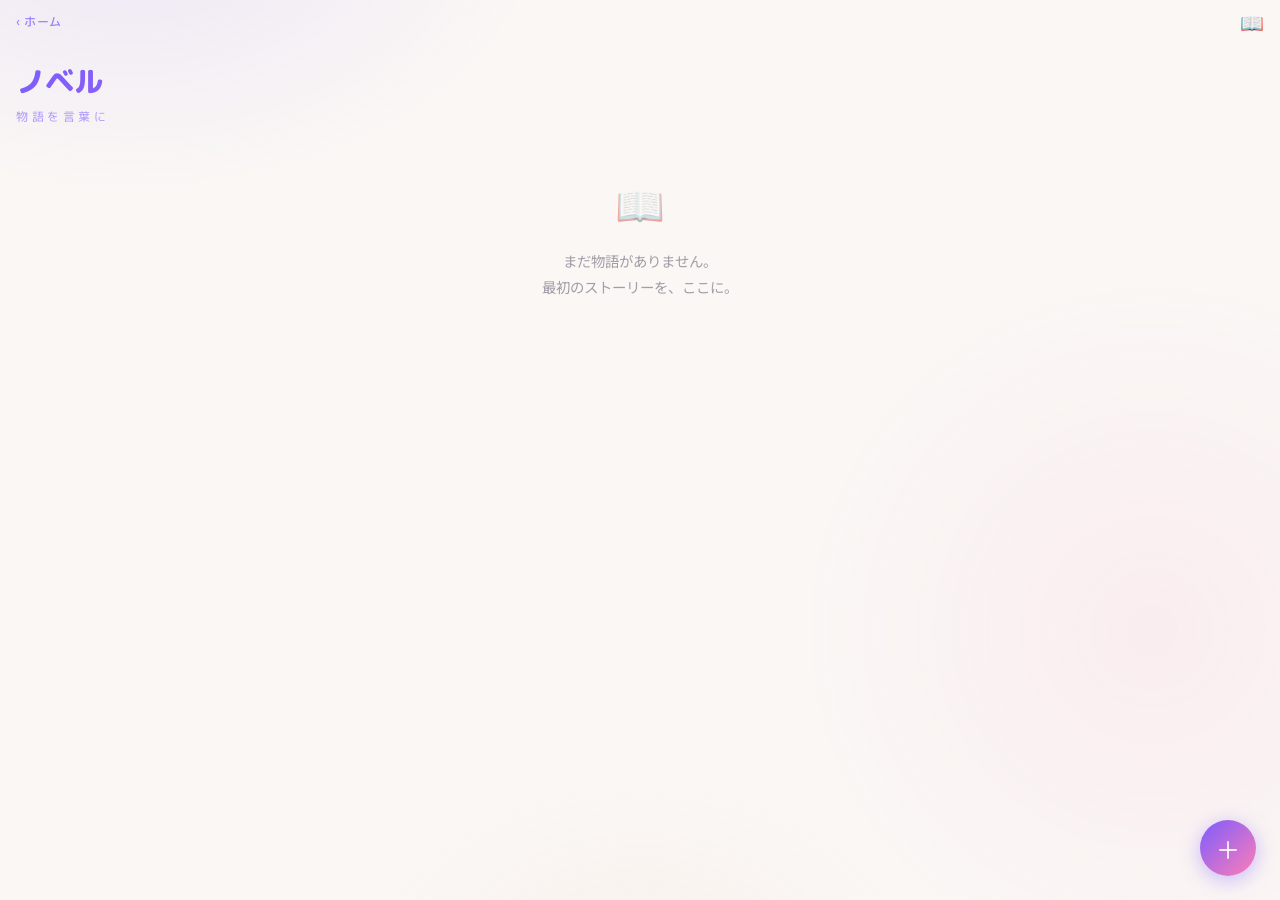
<file: local/desire.html>
<!DOCTYPE html>
<html lang="ja">
<head>
<meta charset="UTF-8">
<meta name="viewport" content="width=device-width, initial-scale=1.0, maximum-scale=1.0, user-scalable=no">
<title>ノベル — DreamStudio</title>
<link href="https://fonts.googleapis.com/css2?family=M+PLUS+Rounded+1c:wght@400;500;700;800&family=Noto+Sans+JP:wght@300;400;500;700&display=swap" rel="stylesheet">
<link rel="stylesheet" href="css/style.css">
<link rel="manifest" href="manifest.json">
<meta name="theme-color" content="#7c5cff">
<meta name="apple-mobile-web-app-title" content="DreamStudio">
<link rel="apple-touch-icon" href="icons/icon-192.png">
<style>
.still-frame { margin: 1.5rem -1rem; position: relative; animation: still-fadein 0.6s ease; }
.still-frame img { width: 100%; display: block; }
.still-caption { position: absolute; left: 0; right: 0; bottom: 0; padding: 1.5rem 1rem 0.8rem; color: #fff; font-size: 0.8rem; background: linear-gradient(to top, rgba(20,15,28,0.8), transparent); }
@keyframes still-fadein { from { opacity: 0; } }
.novel-text-block { font-size: 1rem; line-height: 2.1; color: var(--pearl); font-weight: 400; white-space: normal; }
.picker-grid { display: grid; grid-template-columns: repeat(3,1fr); gap: 4px; max-height: 50vh; overflow-y: auto; }
.picker-grid img { width: 100%; aspect-ratio: 1; object-fit: cover; border-radius: 4px; cursor: pointer; }
.novel-heading { font-family: 'M PLUS Rounded 1c', sans-serif; font-weight: 700; font-size: 1.15rem; color: var(--pearl); margin: 2rem 0 0.8rem; padding-left: 0.6rem; border-left: 3px solid var(--orchid); scroll-margin-top: 70px; }
.novel-toc { background: var(--card-bg); border: 1px solid var(--card-border); border-radius: 12px; padding: 0.8rem 1rem; margin: 1rem 0 1.5rem; }
.novel-toc-title { font-family: 'M PLUS Rounded 1c', sans-serif; font-weight: 700; font-size: 0.8rem; color: var(--orchid); margin-bottom: 0.4rem; }
.novel-toc a { display: block; padding: 0.35rem 0; font-size: 0.9rem; color: var(--pearl); text-decoration: none; border-bottom: 1px solid rgba(124,92,255,0.08); }
.novel-toc a:last-child { border-bottom: none; }
.novel-toc a::before { content: '› '; color: var(--orchid); }
</style>
</head>
<body>
<div class="cosmos"></div>
<div class="page" style="padding-top: var(--safe-top);">
  <div id="header"></div>
  <div id="app"></div>
</div>
<a href="#edit" class="fab" id="fab">＋</a>

<script src="js/db.js"></script>
<script src="js/ui.js"></script>
<script src="js/store.js"></script>
<script>
const STORE = 'novels', ICON = '📖';
const app = document.getElementById('app');
const parseTags = (s) => [...new Set(String(s||'').split(/[,、，]+/).map(t=>t.trim()).filter(Boolean))];
const countChars = (s) => [...Store.stripMarkers(s)].length;

async function route() {
  const [mode, id] = location.hash.slice(1).split('/');
  document.getElementById('fab').style.display = (mode === 'edit' || mode === 'view') ? 'none' : '';
  if (mode === 'edit') return renderEdit(id);
  if (mode === 'view') return renderView(id);
  return renderList();
}

async function renderList() {
  document.getElementById('header').innerHTML = DS.pageHeader('index.html', 'ホーム', ICON);
  const rows = Store.byUpdatedDesc(await DB.all(STORE));
  if (rows.length === 0) {
    app.innerHTML = `<h1 class="page-title">ノベル</h1><p class="page-subtitle">物語を言葉に</p>
      <div class="empty"><div class="empty-icon">📖</div><p class="empty-text">まだ物語がありません。<br>最初のストーリーを、ここに。</p></div>`;
    return;
  }
  const tags = Store.collectTags(rows);
  const active = new URLSearchParams(location.search).get('tag') || '';
  const filtered = active ? rows.filter(r => (r.tags||[]).includes(active)) : rows;
  app.innerHTML = `
    <h1 class="page-title">ノベル</h1><p class="page-subtitle">物語を言葉に · ${rows.length}</p>
    ${tags.length ? `<div class="filters"><a class="filter-chip ${!active?'active':''}" href="?">すべて</a>
      ${tags.map(t=>`<a class="filter-chip ${active===t?'active':''}" href="?tag=${encodeURIComponent(t)}">${DS.esc(t)}</a>`).join('')}</div>` : ''}
    <div id="cards"></div>`;
  const wrap = document.getElementById('cards');
  for (const n of filtered) {
    const card = document.createElement('div');
    card.className = 'card';
    card.innerHTML = `<a href="#view/${n.id}">
      <div class="flex-between"><div class="card-title">${DS.esc(n.title || '無題')}</div>
        <span class="badge badge-${n.status==='complete'?'complete':'draft'}">${n.status==='complete'?'完成':'下書き'}</span></div>
      <div class="card-meta">${DS.fmtDate(n.updatedAt)} · ${countChars(n.body)}文字</div>
      <div class="card-excerpt">${DS.esc(DS.excerpt(n.body, 90))}</div>
      ${(n.tags||[]).length ? `<div class="card-tags">${n.tags.map(t=>`<span class="tag">${DS.esc(t)}</span>`).join('')}</div>` : ''}
    </a>`;
    wrap.appendChild(card);
  }
}

async function renderView(id) {
  const n = await DB.get(STORE, id);
  if (!n) { location.hash = ''; return; }
  document.getElementById('header').innerHTML = DS.pageHeader('#', '戻る', ICON);
  const ids = Store.imageIdsInBody(n.body);
  const imgMap = new Map();
  for (const iid of ids) { const im = await DB.get('images', iid); if (im) imgMap.set(iid, im); }
  app.innerHTML = `
    <div class="flex-between"><h1 class="page-title">${DS.esc(n.title || '無題')}</h1></div>
    <div class="card-meta">${DS.fmtDate(n.updatedAt)} · ${countChars(n.body)}文字 · <span class="badge badge-${n.status==='complete'?'complete':'draft'}">${n.status==='complete'?'完成':'下書き'}</span></div>
    ${(n.tags||[]).length ? `<div class="card-tags mt-1">${n.tags.map(t=>`<span class="tag">${DS.esc(t)}</span>`).join('')}</div>` : ''}
    <div class="prov-row" style="display:flex;gap:0.5rem;margin:1rem 0;">
      <a class="btn btn-sm" href="#edit/${n.id}" style="flex:1;">編集</a>
      <a class="btn btn-sm" href="illustrate.html#novel/${n.id}" style="flex:1;">🎨 挿絵</a>
    </div>
    ${(() => { const toc = Store.novelToc(n.body); return toc.length ? `<nav class="novel-toc"><div class="novel-toc-title">📑 もくじ</div>${toc.map(t=>`<a href="#" data-anchor="${t.anchor}">${DS.esc(t.text||'(無題)')}</a>`).join('')}</nav>` : ''; })()}
    <div class="novel-body">${Store.renderNovelBody(n.body, imgMap) || '<p class="empty-text">本文がありません。</p>'}</div>`;
  // 目次タップでスクロール（ハッシュは変えない＝ルーティングと衝突させない）
  app.querySelectorAll('.novel-toc a').forEach((a) => a.addEventListener('click', (e) => {
    e.preventDefault();
    const el = document.getElementById(a.dataset.anchor);
    if (el) el.scrollIntoView({ behavior: 'smooth', block: 'start' });
  }));
}

async function renderEdit(id) {
  const n = id ? await DB.get(STORE, id) : null;
  const projects = Store.byName(await DB.all('projects'));
  document.getElementById('header').innerHTML = DS.pageHeader(id ? `#view/${id}` : '#', '戻る', ICON);
  app.innerHTML = `
    <h1 class="page-title">${n ? '物語を編集' : '新しい物語'}</h1>
    <form id="f" class="mt-3">
      <div class="form-group"><input class="form-input" name="title" value="${DS.esc(n?.title||'')}" placeholder="無題の物語" required></div>
      <select class="form-select" name="status">
        <option value="draft" ${n?.status!=='complete'?'selected':''}>下書き</option>
        <option value="complete" ${n?.status==='complete'?'selected':''}>完成</option>
      </select>
      <div class="prov-row" style="display:flex;gap:0.5rem;margin-top:0.5rem;">
        <button type="button" class="btn btn-sm" id="insertImg" style="flex:1;">🖼️ 画像を挿入</button>
        <button type="button" class="btn btn-sm" id="insertH" style="flex:1;">📑 見出しを挿入</button>
      </div>
      <div class="form-group mt-2">
        <div class="flex-between"><label class="form-label">本文</label><span class="form-hint" id="cc">0 文字</span></div>
        <textarea class="form-textarea" name="body" id="body" style="min-height:300px;">${DS.esc(n?.body||'')}</textarea>
      </div>
      ${projects.length ? `<div class="form-group"><label class="form-label">プロット</label>
        <select class="form-select" name="projectId"><option value="">— なし —</option>
        ${projects.map(p=>`<option value="${p.id}" ${n?.projectId==p.id?'selected':''}>${DS.esc(p.name)}</option>`).join('')}</select></div>` : ''}
      <div class="form-group"><label class="form-label">タグ</label><input class="form-input" name="tags" value="${DS.esc((n?.tags||[]).join(', '))}" placeholder="例: 恋愛, ファンタジー, 日常"></div>
      <button type="submit" class="btn btn-primary btn-block">${n ? '保存' : '作成'}</button>
      ${n ? `<button type="button" class="btn btn-danger btn-block mt-2" id="del">削除</button>` : ''}
    </form>`;
  const body = document.getElementById('body');
  const cc = document.getElementById('cc');
  const upd = () => cc.textContent = countChars(body.value) + ' 文字';
  body.addEventListener('input', upd); upd();
  document.getElementById('insertImg').addEventListener('click', () => openPicker(body, upd));
  document.getElementById('insertH').addEventListener('click', () => {
    const t = (window.prompt('シーン見出しを入力') || '').trim();
    if (!t) return;
    const marker = `{{h:${t.replace(/[{}]/g, '')}}}`;
    const s = body.selectionStart ?? body.value.length;
    body.value = body.value.slice(0, s) + '\n' + marker + '\n' + body.value.slice(s);
    upd(); DS.toast('見出しを挿入しました');
  });
  document.getElementById('f').addEventListener('submit', async (e) => {
    e.preventDefault();
    const fd = new FormData(e.target);
    const rec = n || {};
    rec.title = fd.get('title').trim();
    rec.body = fd.get('body');
    rec.status = fd.get('status');
    rec.projectId = fd.get('projectId') ? Number(fd.get('projectId')) : null;
    rec.tags = parseTags(fd.get('tags'));
    let nid;
    if (n) { await DB.update(STORE, rec); nid = n.id; } else { nid = await DB.add(STORE, rec); }
    DS.flash(n ? '保存しました' : '作成しました');
    location.hash = 'view/' + nid;
  });
  document.getElementById('del')?.addEventListener('click', async () => {
    if (!await DS.confirmDialog('この物語を削除しますか？')) return;
    await DB.del(STORE, n.id); DS.flash('削除しました'); location.hash = '';
  });
}

async function openPicker(textarea, onInsert) {
  const images = Store.byCreatedDesc(await DB.all('images'));
  const overlay = document.createElement('div');
  overlay.className = 'modal-overlay show';
  overlay.innerHTML = `<div class="modal-box" style="max-width:420px;text-align:left;">
    <div class="flex-between"><strong>画像を挿入</strong><button class="btn btn-sm" data-act="cancel">閉じる</button></div>
    ${images.length ? `<div class="picker-grid mt-2" id="pg"></div>` : '<p class="empty-text mt-2">ギャラリーに画像がありません。先に Reverie で追加してください。</p>'}</div>`;
  document.body.appendChild(overlay);
  const close = () => overlay.remove();
  overlay.addEventListener('click', (e) => { if (e.target === overlay || e.target.closest('[data-act="cancel"]')) close(); });
  const pg = overlay.querySelector('#pg');
  if (pg) for (const img of images) {
    const el = document.createElement('img');
    el.src = Store.imageURL(img); el.loading = 'lazy';
    el.addEventListener('click', () => {
      const marker = `{{img:${img.id}}}`;
      const s = textarea.selectionStart ?? textarea.value.length;
      textarea.value = textarea.value.slice(0, s) + '\n' + marker + '\n' + textarea.value.slice(s);
      onInsert && onInsert();
      DS.toast('画像を挿入しました'); close();
    });
    pg.appendChild(el);
  }
}

window.addEventListener('hashchange', route);
(async () => { await DS.appInit(); route(); })();
</script>
</body>
</html>
</file>
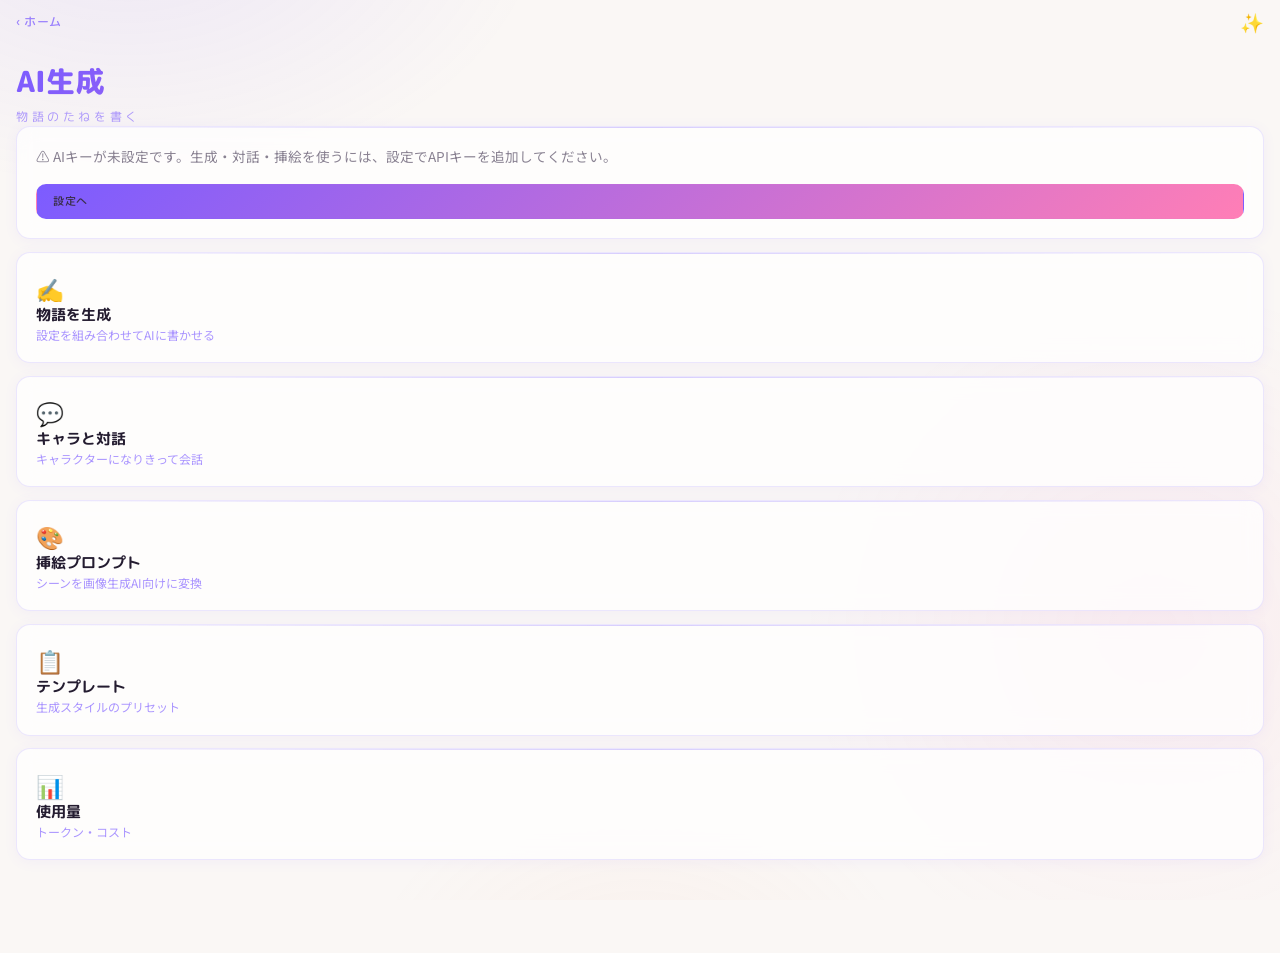
<file: local/forge.html>
<!DOCTYPE html>
<html lang="ja">
<head>
<meta charset="UTF-8">
<meta name="viewport" content="width=device-width, initial-scale=1.0, maximum-scale=1.0, user-scalable=no">
<title>AI生成 — DreamStudio</title>
<link href="https://fonts.googleapis.com/css2?family=M+PLUS+Rounded+1c:wght@400;500;700;800&family=Noto+Sans+JP:wght@300;400;500;700&display=swap" rel="stylesheet">
<link rel="stylesheet" href="css/style.css">
<link rel="manifest" href="manifest.json">
<meta name="theme-color" content="#7c5cff">
<meta name="apple-mobile-web-app-title" content="DreamStudio">
<link rel="apple-touch-icon" href="icons/icon-192.png">
<style>
.forge-menu-item { display:flex; align-items:center; gap:0.8rem; }
.mat-heading { font-family:'M PLUS Rounded 1c',sans-serif; font-weight:700; font-size:0.85rem; color:var(--orchid); margin:1.2rem 0 0.5rem; }
.chk-list { display:flex; flex-wrap:wrap; gap:0.4rem; }
.chk { font-size:0.78rem; padding:0.35rem 0.7rem; border:1px solid rgba(124,92,255,0.22); border-radius:20px; cursor:pointer; }
.chk input { display:none; }
.chk.on { background:rgba(124,92,255,0.15); border-color:var(--orchid); color:var(--orchid); }
.gen-stats { display:grid; grid-template-columns:1fr 1fr; gap:0.4rem; margin:1rem 0; }
.gen-stat { background:rgba(255,255,255,0.5); border:1px solid rgba(124,92,255,0.1); border-radius:8px; padding:0.6rem; text-align:center; }
.gen-stat-val { font-size:1rem; color:var(--honey); font-family:'M PLUS Rounded 1c',sans-serif; font-weight:700; }
.gen-stat-label { font-size:0.6rem; color:rgba(124,92,255,0.5); letter-spacing:0.05em; margin-top:0.2rem; }
.gen-output { white-space:pre-wrap; line-height:2; color:var(--pearl); }
</style>
</head>
<body>
<div class="cosmos"></div>
<div class="page" style="padding-top: var(--safe-top);">
  <div id="header"></div>
  <div id="app"></div>
</div>

<script src="js/db.js"></script>
<script src="js/ui.js"></script>
<script src="js/store.js"></script>
<script src="js/ai.js"></script>
<script>
const ICON = '✨';
const app = document.getElementById('app');
let _lastGenId = null;

async function route() {
  const [mode, id] = location.hash.slice(1).split('/');
  if (mode === 'generate') return renderGenerate();
  if (mode === 'result') return renderResult(id);
  if (mode === 'templates') return renderTemplates();
  if (mode === 'usage') return renderUsage();
  return renderMenu();
}

async function renderMenu() {
  document.getElementById('header').innerHTML = DS.pageHeader('index.html', 'ホーム', ICON);
  const ready = await Store.providersReady();
  app.innerHTML = `
    <h1 class="page-title">AI生成</h1><p class="page-subtitle">物語のたねを書く</p>
    ${!ready.length ? `<div class="card"><div class="card-excerpt">⚠ AIキーが未設定です。生成・対話・挿絵を使うには、設定でAPIキーを追加してください。</div><a class="btn btn-sm btn-primary mt-2" href="settings.html">設定へ</a></div>` : ''}
    <div class="card"><a href="#generate" class="forge-menu-item"><span style="font-size:1.4rem;">✍️</span><div><div class="card-title" style="margin:0;">物語を生成</div><div class="card-meta" style="margin:0;">設定を組み合わせてAIに書かせる</div></div></a></div>
    <div class="card"><a href="chat.html" class="forge-menu-item"><span style="font-size:1.4rem;">💬</span><div><div class="card-title" style="margin:0;">キャラと対話</div><div class="card-meta" style="margin:0;">キャラクターになりきって会話</div></div></a></div>
    <div class="card"><a href="illustrate.html" class="forge-menu-item"><span style="font-size:1.4rem;">🎨</span><div><div class="card-title" style="margin:0;">挿絵プロンプト</div><div class="card-meta" style="margin:0;">シーンを画像生成AI向けに変換</div></div></a></div>
    <div class="card"><a href="#templates" class="forge-menu-item"><span style="font-size:1.4rem;">📋</span><div><div class="card-title" style="margin:0;">テンプレート</div><div class="card-meta" style="margin:0;">生成スタイルのプリセット</div></div></a></div>
    <div class="card"><a href="#usage" class="forge-menu-item"><span style="font-size:1.4rem;">📊</span><div><div class="card-title" style="margin:0;">使用量</div><div class="card-meta" style="margin:0;">トークン・コスト</div></div></a></div>`;
}

async function renderGenerate() {
  document.getElementById('header').innerHTML = DS.pageHeader('#', '戻る', ICON);
  const modelOpts = await Store.readyModels();
  if (!modelOpts.length) { app.innerHTML = `<div class="card"><div class="card-excerpt">AIキーが未設定です。</div><a class="btn btn-sm btn-primary mt-2" href="settings.html">設定へ</a></div>`; return; }
  const [projects, bases, residents, templates, novels] = await Promise.all([
    Store.byName(await DB.all('projects')), Store.byName(await DB.all('bases')),
    Store.byName(await DB.all('residents')), await DB.all('forgeTemplates'), Store.byUpdatedDesc(await DB.all('novels')),
  ]);
  app.innerHTML = `
    <h1 class="page-title">物語を生成</h1>
    <form id="f" class="mt-3">
      <div class="form-group"><label class="form-label">AIモデル</label><select class="form-select" id="provider">
        ${modelOpts.map(o=>`<option value="${o.providerId}:${o.idx}">${DS.esc(o.label)}</option>`).join('')}</select></div>
      ${projects.length?`<div class="form-group"><label class="form-label">プロット</label><select class="form-select" id="project"><option value="">— なし —</option>${projects.map(p=>`<option value="${p.id}">${DS.esc(p.name)}</option>`).join('')}</select></div>`:''}
      <div id="narratorWrap"></div>
      ${bases.length?`<div class="mat-heading">拠点</div><div class="chk-list" id="bases">${bases.map(b=>`<label class="chk"><input type="checkbox" value="${b.id}">${DS.esc(b.name)}</label>`).join('')}</div>`:''}
      ${residents.length?`<div class="mat-heading">キャラクター</div><div class="chk-list" id="residents">${residents.map(r=>`<label class="chk"><input type="checkbox" value="${r.id}">${DS.esc(r.name)}</label>`).join('')}</div>`:''}
      ${templates.length?`<div class="mat-heading">テンプレート</div><div class="chk-list" id="templates">${templates.map(t=>`<label class="chk"><input type="checkbox" value="${t.id}">${DS.esc(t.name)}</label>`).join('')}</div>`:''}
      ${novels.length?`<div class="form-group mt-3"><label class="form-label">続きを書く（既存ノベル）</label><select class="form-select" id="contNovel"><option value="">— なし（新規）—</option>${novels.map(n=>`<option value="${n.id}">${DS.esc(n.title||'無題')}</option>`).join('')}</select></div>`:''}
      <div class="form-group"><label class="form-label">指示・お題</label><textarea class="form-textarea" id="prompt" style="min-height:100px;" placeholder="例: 二人が初めて出会う場面を書いて"></textarea></div>
      <button type="submit" class="btn btn-primary btn-block" id="genBtn">✨ 生成する</button>
    </form>
    <div id="tokPanel" class="card" style="margin-top:1rem;"></div>
    <div id="out"></div>`;
  const data = { projects, bases, residents, templates, novels };
  app.querySelectorAll('.chk input').forEach(cb=>cb.addEventListener('change',()=>cb.closest('.chk').classList.toggle('on',cb.checked)));

  const gatherSel = () => ({
    projectId: Number(document.getElementById('project')?.value) || null,
    baseIds: [...app.querySelectorAll('#bases input:checked')].map(c=>Number(c.value)),
    residentIds: [...app.querySelectorAll('#residents input:checked')].map(c=>Number(c.value)),
    templateIds: [...app.querySelectorAll('#templates input:checked')].map(c=>Number(c.value)),
    narratorIdx: document.getElementById('narrator')?.value ?? '',
    contNovelId: Number(document.getElementById('contNovel')?.value) || null,
  });
  const updateNarrator = () => {
    const wrap = document.getElementById('narratorWrap');
    const p = data.projects.find(x=>x.id===(Number(document.getElementById('project')?.value)||null));
    const pers = p?.personas || [];
    wrap.innerHTML = pers.length ? `<div class="form-group"><label class="form-label">語り手・視点</label><div class="form-hint" style="margin-top:0;margin-bottom:0.5rem;">🎭 選んだプロットの語り手で、文体・視点を切り替えます。</div><select class="form-select" id="narrator"><option value="">— 標準 —</option>${pers.map((pe,i)=>`<option value="${i}">${DS.esc(pe.name)}</option>`).join('')}</select></div>` : '';
  };
  const renderTokPanel = () => {
    const segs = collectSegments(gatherSel(), data);
    const userText = document.getElementById('prompt')?.value.trim() || '';
    const rows = segs.map(s=>({ label:s.label, tok:estTokens(s.text) }));
    if (userText) rows.push({ label:'指示・お題', tok:estTokens(userText) });
    const total = rows.reduce((a,r)=>a+r.tok,0);
    document.getElementById('tokPanel').innerHTML = `
      <div class="flex-between" style="margin-bottom:0.4rem;"><strong style="font-size:0.85rem;color:var(--orchid);">🧮 入力トークン内訳（概算）</strong><span style="font-weight:700;color:var(--honey);">${total.toLocaleString()} tok</span></div>
      ${rows.map(r=>`<div class="flex-between" style="font-size:0.8rem;padding:0.25rem 0;border-top:1px solid rgba(124,92,255,0.08);"><span>${DS.esc(r.label)}</span><span style="color:var(--honey);">${r.tok.toLocaleString()}</span></div>`).join('')}
      <div class="card-meta" style="margin-top:0.5rem;">※概算です。実際の課金トークンは生成後に表示されます。</div>`;
  };

  document.getElementById('project')?.addEventListener('change', () => { updateNarrator(); renderTokPanel(); });
  document.getElementById('f').addEventListener('input', renderTokPanel);
  document.getElementById('f').addEventListener('change', renderTokPanel);
  updateNarrator(); renderTokPanel();

  document.getElementById('f').addEventListener('submit', async (e) => {
    e.preventDefault();
    const btn = document.getElementById('genBtn'); btn.disabled = true; btn.textContent = '生成中… ✨';
    const [providerId, modelIdx] = document.getElementById('provider').value.split(':').map(Number);
    const sel = gatherSel();
    const segs = collectSegments(sel, data);
    const sys = segs.map(s=>s.text).join('\n\n');
    const hasPrev = sel.contNovelId && data.novels.find(n=>n.id===sel.contNovelId);
    const user = document.getElementById('prompt').value.trim() || (hasPrev ? 'この続きを書いてください。' : '上記の設定に基づいて、印象的なシーンを書いてください。');
    const provider = modelOpts.find(o=>o.providerId===providerId)?.provider;
    const res = await AI.call(provider, sys, user, modelIdx);
    btn.disabled = false; btn.textContent = '✨ 生成する';
    if (res.error) { DS.toast(res.error, 'error'); return; }
    const genId = await DB.add('forgeGenerations', { provider: res.provider, model: res.model, promptSystem: sys, promptUser: user, output: res.text, inputTokens: res.inputTokens, outputTokens: res.outputTokens, cachedTokens: res.cachedTokens, costInput: res.costInput, costOutput: res.costOutput, costTotal: res.costTotal, savedToNovelId: sel.contNovelId || null });
    location.hash = 'result/' + genId;
  });
}

// 日本語混在テキストのトークン概算（CJK≒1tok/字、その他≒1tok/4字）
function estTokens(s) {
  if (!s) return 0;
  let cjk = 0, other = 0;
  for (const ch of s) { if (/[　-ヿ㐀-鿿豈-﫿＀-￯]/.test(ch)) cjk++; else other++; }
  return Math.ceil(cjk * 0.95 + other * 0.25);
}

// システムプロンプトを「項目」単位のセグメントに組み立てる（生成・トークン内訳の両方で使用）
function collectSegments(sel, data) {
  const segs = [{ label:'基本指示', text:'あなたは優れた小説家です。日本語で、指示された設定・条件に基づいて創作してください。\n' }];
  const p = sel.projectId ? data.projects.find(x=>x.id===sel.projectId) : null;
  if (p) {
    let t = `## プロット: ${p.name}`;
    if (p.customInstructions) t += `\n\n### カスタム指示\n${p.customInstructions}`;
    if (p.knowledge) t += `\n\n### ナレッジ\n${p.knowledge}`;
    segs.push({ label:`プロット「${p.name}」`, text:t });
    const nar = (sel.narratorIdx !== '' && sel.narratorIdx != null) ? (p.personas||[])[Number(sel.narratorIdx)] : null;
    if (nar) segs.push({ label:`語り手「${nar.name}」`, text:`## 語り手・視点\n「${nar.name}」の視点・語り口で書いてください。${nar.description?`（${nar.description}）`:''}` });
  }
  for (const bid of sel.baseIds) {
    const b = data.bases.find(x=>x.id===bid); if (!b) continue;
    let t = `## 拠点: ${b.name}\n${b.description||''}`;
    const m = data.residents.filter(r=>r.baseId===bid).map(r=>r.name);
    if (m.length) t += '\n所属キャラ: ' + m.join('、');
    segs.push({ label:`拠点「${b.name}」`, text:t });
  }
  const map = { gender:'性別', height:'身長', bodyType:'体型', hairstyle:'髪型', eyeColor:'目の色', clothing:'服装', style:'系統', features:'特徴', personality:'性格', physicalInfo:'身体情報' };
  for (const rid of sel.residentIds) {
    const r = data.residents.find(x=>x.id===rid); if (!r) continue;
    let info = `## キャラ: ${r.name}\n`;
    for (const k in map) if (r[k]) info += `${map[k]}: ${r[k]}\n`;
    if (r.baseId) { const bn = data.bases.find(x=>x.id===r.baseId)?.name; if (bn) info += `所属: ${bn}\n`; }
    if ((r.params||[]).length) info += 'パラメーター: ' + r.params.map(pp=>`${pp.name}: ${pp.value}/10`).join('、') + '\n';
    for (const cf of (r.customFields||[])) if (cf.name && cf.value) info += `${cf.name}: ${cf.value}\n`;
    segs.push({ label:`キャラ「${r.name}」`, text:info });
  }
  for (const tid of sel.templateIds) { const t = data.templates.find(x=>x.id===tid); if (t) segs.push({ label:`テンプレ「${t.name}」`, text:`## 指示: ${t.name}\n${t.content}` }); }
  if (sel.contNovelId) { const n = data.novels.find(x=>x.id===sel.contNovelId); if (n) { const pc = Store.stripMarkers(n.body||''); if (pc) segs.push({ label:`続き「${n.title||'無題'}」`, text:`## ここまでの本文\n以下の直後の続きを自然に書いてください。\n\n${pc}` }); } }
  return segs;
}

async function renderResult(id) {
  const g = await DB.get('forgeGenerations', id);
  if (!g) { location.hash = ''; return; }
  document.getElementById('header').innerHTML = DS.pageHeader('#generate', '生成へ戻る', ICON);
  const novels = Store.byUpdatedDesc(await DB.all('novels'));
  app.innerHTML = `
    <h1 class="page-title">生成結果</h1>
    <div class="gen-stats">
      <div class="gen-stat"><div class="gen-stat-val">${g.inputTokens}</div><div class="gen-stat-label">入力トークン</div></div>
      <div class="gen-stat"><div class="gen-stat-val">${g.outputTokens}</div><div class="gen-stat-label">出力トークン</div></div>
      <div class="gen-stat"><div class="gen-stat-val">$${(g.costTotal||0).toFixed(4)}</div><div class="gen-stat-label">コスト</div></div>
      <div class="gen-stat"><div class="gen-stat-val" style="font-size:0.8rem;">${DS.esc(g.model||'')}</div><div class="gen-stat-label">${DS.esc(g.provider||'')}</div></div>
    </div>
    <div class="card"><div class="gen-output">${DS.esc(g.output)}</div></div>
    <div class="mat-heading">💾 保存</div>
    <div class="form-group"><input class="form-input" id="saveTitle" placeholder="ノベルのタイトル"></div>
    <button class="btn btn-primary btn-block" id="saveNew">💾 新しいノベルとして保存</button>
    ${novels.length?`<div class="form-group mt-3"><label class="form-label">既存ノベルに追記</label><select class="form-select" id="appendTo"><option value="">— 選択 —</option>${novels.map(n=>`<option value="${n.id}">${DS.esc(n.title||'無題')}</option>`).join('')}</select></div>
    <button class="btn btn-block" id="appendBtn">⬇ 末尾に追記</button>`:''}`;
  document.getElementById('saveNew').addEventListener('click', async () => {
    const title = document.getElementById('saveTitle').value.trim();
    if (!title) { DS.toast('タイトルを入れてください', 'error'); return; }
    const nid = await DB.add('novels', { title, body: g.output, status: 'draft', tags: [] });
    g.savedToNovelId = nid; await DB.update('forgeGenerations', g);
    DS.flash('ノベルとして保存しました'); location.href = 'desire.html#view/' + nid;
  });
  document.getElementById('appendBtn')?.addEventListener('click', async () => {
    const nid = Number(document.getElementById('appendTo').value); if (!nid) { DS.toast('ノベルを選択してください', 'error'); return; }
    const n = await DB.get('novels', nid); n.body = (n.body||'') + '\n\n' + g.output; await DB.update('novels', n);
    DS.flash('追記しました'); location.href = 'desire.html#view/' + nid;
  });
}

async function renderTemplates() {
  document.getElementById('header').innerHTML = DS.pageHeader('#', '戻る', ICON);
  const tpls = (await DB.all('forgeTemplates')).sort((a,b)=>(b.isPreset?0:1)-(a.isPreset?0:1) || (a.sortOrder||0)-(b.sortOrder||0));
  app.innerHTML = `
    <h1 class="page-title">テンプレート</h1>
    <div id="list"></div>
    <div class="mat-heading">＋ 自作テンプレート</div>
    <form id="tf"><div class="form-group"><input class="form-input" name="name" placeholder="名前" required></div>
      <div class="form-group"><select class="form-select" name="category"><option value="mood">雰囲気</option><option value="style">文体</option><option value="situation">状況</option><option value="custom">その他</option></select></div>
      <div class="form-group"><textarea class="form-textarea" name="content" style="min-height:80px;" placeholder="AIへの指示内容" required></textarea></div>
      <button class="btn btn-primary btn-block">追加</button></form>`;
  const list = document.getElementById('list');
  for (const t of tpls) {
    const d = document.createElement('div'); d.className = 'card';
    d.innerHTML = `<div class="flex-between"><div class="card-title">${DS.esc(t.name)} ${t.isPreset?'<span class="badge badge-complete">プリセット</span>':''}</div></div>
      <div class="card-excerpt">${DS.esc(t.content)}</div>
      ${!t.isPreset?`<button class="btn btn-danger btn-sm mt-2" data-del="${t.id}">削除</button>`:''}`;
    d.querySelector('[data-del]')?.addEventListener('click', async () => { await DB.del('forgeTemplates', t.id); renderTemplates(); });
    list.appendChild(d);
  }
  document.getElementById('tf').addEventListener('submit', async (e) => {
    e.preventDefault(); const fd = new FormData(e.target);
    await DB.add('forgeTemplates', { name: fd.get('name').trim(), category: fd.get('category'), content: fd.get('content').trim(), isPreset: 0, sortOrder: 99 });
    DS.toast('追加しました'); renderTemplates();
  });
}

async function renderUsage() {
  document.getElementById('header').innerHTML = DS.pageHeader('#', '戻る', ICON);
  const gens = await DB.all('forgeGenerations');
  const sum = (k) => gens.reduce((a, g) => a + (Number(g[k])||0), 0);

  const groupBy = (keyFn) => {
    const m = new Map();
    for (const g of gens) {
      const key = keyFn(g);
      const r = m.get(key) || { n:0, inp:0, out:0, cost:0 };
      r.n++; r.inp += Number(g.inputTokens)||0; r.out += Number(g.outputTokens)||0; r.cost += Number(g.costTotal)||0;
      m.set(key, r);
    }
    return [...m.entries()].map(([key,v])=>({ key, ...v }));
  };
  const pad = (n)=>String(n).padStart(2,'0');
  const dayKey   = (g)=>{ const d=new Date(g.createdAt||0); return `${d.getFullYear()}-${pad(d.getMonth()+1)}-${pad(d.getDate())}`; };
  const monthKey = (g)=>{ const d=new Date(g.createdAt||0); return `${d.getFullYear()}-${pad(d.getMonth()+1)}`; };
  const weekKey  = (g)=>{ const d=new Date(g.createdAt||0); const off=(d.getDay()+6)%7; const mon=new Date(d); mon.setDate(d.getDate()-off); return `${mon.getFullYear()}-${pad(mon.getMonth()+1)}-${pad(mon.getDate())}`; };
  const periods = {
    day:   { label:'日別', fn:dayKey,   limit:31, suffix:'' },
    week:  { label:'週別', fn:weekKey,  limit:26, suffix:' の週' },
    month: { label:'月別', fn:monthKey, limit:24, suffix:'' },
  };
  const rowsHtml = (arr, suffix='') => arr.length ? arr.map(r=>`
    <div style="padding:0.5rem 0;border-top:1px solid rgba(124,92,255,0.08);">
      <div class="flex-between"><strong>${DS.esc(r.key)}${suffix}</strong><span style="color:var(--honey);font-weight:700;">$${r.cost.toFixed(4)}</span></div>
      <div class="card-meta">${r.n}回 · 入力 ${r.inp.toLocaleString()} · 出力 ${r.out.toLocaleString()}</div>
    </div>`).join('') : '<div class="card-meta" style="padding:0.4rem 0;">データなし</div>';
  const byModelArr = groupBy(g=>g.model||'?').sort((a,b)=>b.cost-a.cost || b.n-a.n);

  app.innerHTML = `
    <h1 class="page-title">使用量</h1><p class="page-subtitle">AI利用状況</p>
    <div class="gen-stats">
      <div class="gen-stat"><div class="gen-stat-val">${gens.length}</div><div class="gen-stat-label">生成回数</div></div>
      <div class="gen-stat"><div class="gen-stat-val">$${sum('costTotal').toFixed(4)}</div><div class="gen-stat-label">合計コスト</div></div>
      <div class="gen-stat"><div class="gen-stat-val">${sum('inputTokens').toLocaleString()}</div><div class="gen-stat-label">入力トークン</div></div>
      <div class="gen-stat"><div class="gen-stat-val">${sum('outputTokens').toLocaleString()}</div><div class="gen-stat-label">出力トークン</div></div>
    </div>
    ${gens.length ? `
    <div class="mat-heading">期間別</div>
    <div class="chk-list" id="periodTabs">${Object.entries(periods).map(([k,p],i)=>`<span class="chk ${i===0?'on':''}" data-period="${k}">${p.label}</span>`).join('')}</div>
    <div class="card" id="periodTable" style="margin-top:0.6rem;"></div>
    <div class="mat-heading">モデル別</div>
    <div class="card">${rowsHtml(byModelArr)}</div>`
    : '<p class="empty-text" style="text-align:left;">まだ生成履歴がありません。</p>'}`;

  if (!gens.length) return;
  const drawPeriod = (key) => {
    const p = periods[key];
    const arr = groupBy(p.fn).sort((a,b)=>a.key<b.key?1:-1).slice(0, p.limit);
    document.getElementById('periodTable').innerHTML = rowsHtml(arr, p.suffix);
  };
  drawPeriod('day');
  document.querySelectorAll('#periodTabs .chk').forEach(t=>t.addEventListener('click', ()=>{
    document.querySelectorAll('#periodTabs .chk').forEach(x=>x.classList.remove('on'));
    t.classList.add('on'); drawPeriod(t.dataset.period);
  }));
}

window.addEventListener('hashchange', route);
(async () => { await DS.appInit(); route(); })();
</script>
</body>
</html>
</file>
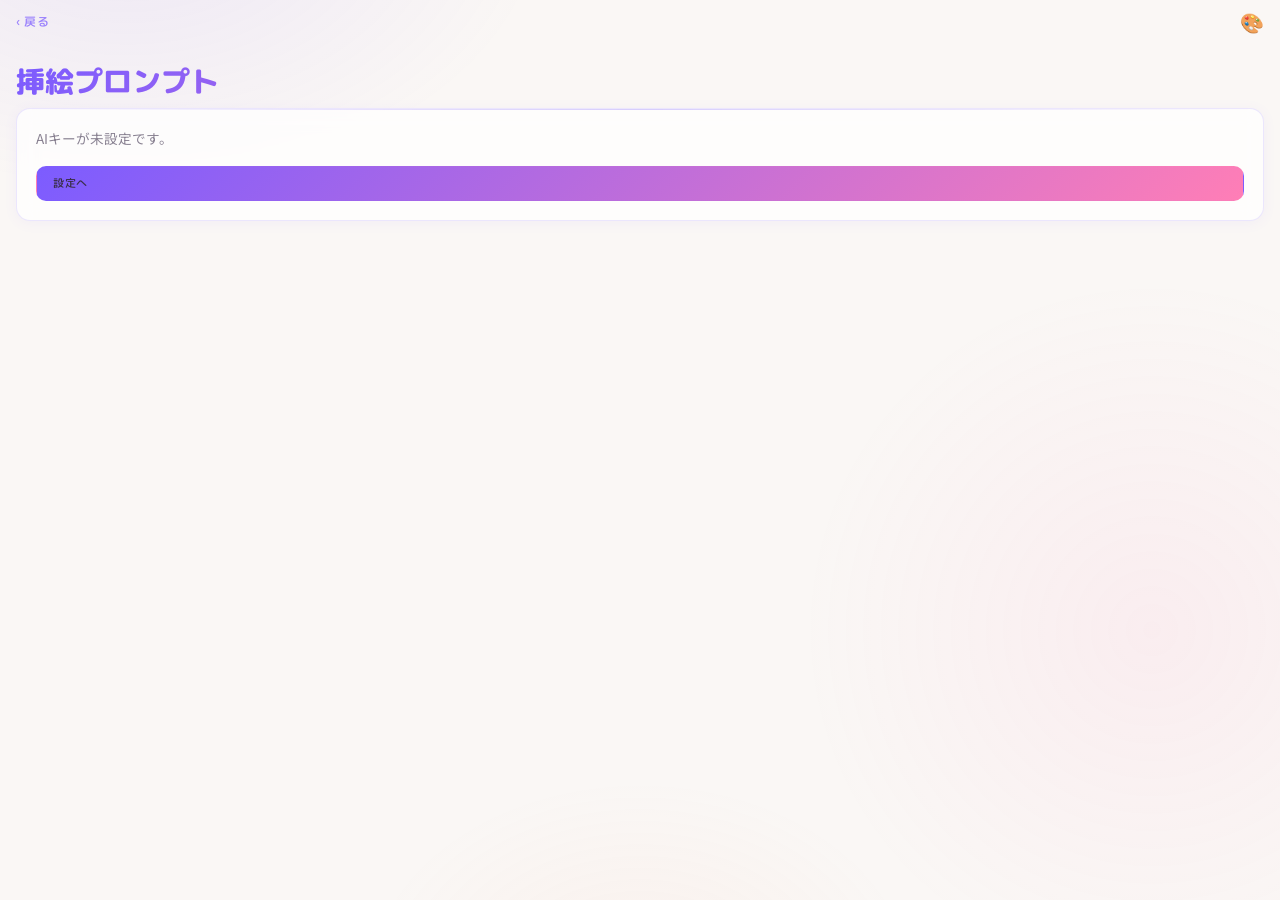
<file: local/illustrate.html>
<!DOCTYPE html>
<html lang="ja">
<head>
<meta charset="UTF-8">
<meta name="viewport" content="width=device-width, initial-scale=1.0, maximum-scale=1.0, user-scalable=no">
<title>挿絵 — DreamStudio</title>
<link href="https://fonts.googleapis.com/css2?family=M+PLUS+Rounded+1c:wght@400;500;700;800&family=Noto+Sans+JP:wght@300;400;500;700&display=swap" rel="stylesheet">
<link rel="stylesheet" href="css/style.css">
<link rel="manifest" href="manifest.json">
<meta name="theme-color" content="#7c5cff">
<meta name="apple-mobile-web-app-title" content="DreamStudio">
<link rel="apple-touch-icon" href="icons/icon-192.png">
<style>
.chk-list { display:flex; flex-wrap:wrap; gap:0.4rem; }
.chk { font-size:0.78rem; padding:0.35rem 0.7rem; border:1px solid rgba(124,92,255,0.22); border-radius:20px; cursor:pointer; }
.chk input { display:none; }
.chk.on { background:rgba(124,92,255,0.15); border-color:var(--orchid); color:var(--orchid); }
.illust-result { white-space:pre-wrap; font-family:monospace; font-size:0.82rem; line-height:1.7; color:var(--pearl); }
</style>
</head>
<body>
<div class="cosmos"></div>
<div class="page" style="padding-top: var(--safe-top);">
  <div id="header"></div>
  <div id="app"></div>
</div>

<script src="js/db.js"></script>
<script src="js/ui.js"></script>
<script src="js/store.js"></script>
<script src="js/ai.js"></script>
<script>
const ICON = '🎨';
const app = document.getElementById('app');

async function route() {
  const [mode, id] = location.hash.slice(1).split('/');
  let prefill = '';
  if (mode === 'novel' && id) { const n = await DB.get('novels', Number(id)); prefill = Store.stripMarkers(n?.body||'').trim(); }
  renderForm(prefill);
}

async function renderForm(prefill) {
  document.getElementById('header').innerHTML = DS.pageHeader(history.length>1 ? 'javascript:history.back()' : 'forge.html', '戻る', ICON);
  const [residents, modelOpts] = await Promise.all([Store.byName(await DB.all('residents')), Store.readyModels()]);
  if (!modelOpts.length) { app.innerHTML = `<h1 class="page-title">挿絵プロンプト</h1><div class="card"><div class="card-excerpt">AIキーが未設定です。</div><a class="btn btn-sm btn-primary mt-2" href="settings.html">設定へ</a></div>`; return; }
  app.innerHTML = `
    <h1 class="page-title">挿絵プロンプト</h1><p class="page-subtitle">挿絵のプロンプト</p>
    <form id="f" class="mt-3">
      <div class="form-group"><label class="form-label">AIモデル</label><select class="form-select" id="provider">${modelOpts.map(o=>`<option value="${o.providerId}:${o.idx}">${DS.esc(o.label)}</option>`).join('')}</select></div>
      <div class="form-group"><label class="form-label">シーン本文</label><textarea class="form-textarea" id="scene" style="min-height:140px;" placeholder="画像にしたいシーンの文章">${DS.esc(prefill||'')}</textarea></div>
      ${residents.length?`<div class="form-group"><label class="form-label">登場キャラ（外見を反映）</label><div class="chk-list" id="chars">${residents.map(r=>`<label class="chk"><input type="checkbox" value="${r.id}">${DS.esc(r.name)}</label>`).join('')}</div></div>`:''}
      <div class="form-group"><label class="form-label">追加指示（任意）</label><input class="form-input" id="extra" placeholder="例: anime style, soft lighting"></div>
      <button type="submit" class="btn btn-primary btn-block" id="genBtn">🎨 プロンプト生成</button>
    </form>
    <div id="out"></div>`;
  app.querySelectorAll('.chk input').forEach(cb=>cb.addEventListener('change',()=>cb.closest('.chk').classList.toggle('on',cb.checked)));
  document.getElementById('f').addEventListener('submit', async (e) => {
    e.preventDefault();
    const scene = document.getElementById('scene').value.trim();
    if (!scene) { DS.toast('シーン本文を入れてください', 'error'); return; }
    const btn = document.getElementById('genBtn'); btn.disabled = true; btn.textContent = '生成中… 🎨';
    const [providerId, modelIdx] = document.getElementById('provider').value.split(':').map(Number);
    const provider = modelOpts.find(o=>o.providerId===providerId)?.provider;
    const charIds = [...app.querySelectorAll('#chars input:checked')].map(c=>Number(c.value));
    const chars = [];
    for (const cid of charIds) { const c = await DB.get('residents', cid); if (c) chars.push(c); }
    const { sys, user } = buildIllustPrompt(scene, chars, document.getElementById('extra').value.trim());
    const res = await AI.call(provider, sys, user, modelIdx);
    btn.disabled = false; btn.textContent = '🎨 プロンプト生成';
    if (res.error) { DS.toast(res.error, 'error'); return; }
    await DB.add('forgeGenerations', { provider: res.provider, model: res.model, promptSystem: sys, promptUser: user, output: res.text, inputTokens: res.inputTokens, outputTokens: res.outputTokens, cachedTokens: res.cachedTokens, costInput: res.costInput, costOutput: res.costOutput, costTotal: res.costTotal });
    document.getElementById('out').innerHTML = `
      <div class="detail-heading" style="font-family:'M PLUS Rounded 1c',sans-serif;font-weight:700;color:var(--pearl);margin:1.2rem 0 0.5rem;">結果</div>
      <div class="card"><div class="illust-result" id="resultText">${DS.esc(res.text)}</div></div>
      <div class="prov-row" style="display:flex;gap:0.5rem;margin-top:0.5rem;">
        <button class="btn btn-sm" id="copyBtn" style="flex:1;">📋 コピー</button>
        <button class="btn btn-sm btn-primary" id="saveGal" style="flex:1;">🌙 ギャラリーに保存</button>
      </div>`;
    document.getElementById('copyBtn').addEventListener('click', () => { navigator.clipboard?.writeText(res.text); DS.toast('コピーしました'); });
    document.getElementById('saveGal').addEventListener('click', () => {
      // 生成プロンプトを引き継いでギャラリーのアップロード画面へ（画像を選んで保存すると絵＋レシピがセットで残る）
      try { sessionStorage.setItem('reveriePrefillPrompt', res.text); } catch (e) {}
      location.href = 'reverie.html#upload';
    });
    document.getElementById('out').scrollIntoView({ behavior: 'smooth' });
  });
}

function buildCharDescription(c) {
  let d = '';
  const map = { gender:'性別', hairstyle:'髪型', eyeColor:'目の色', clothing:'服装', bodyType:'体型', height:'身長', style:'系統', features:'特徴' };
  for (const k in map) if (c[k]) d += `${map[k]}: ${c[k]}\n`;
  return d;
}
function buildIllustPrompt(sceneText, characters, extra) {
  let sys = `あなたは画像生成AI向けのプロンプト作成の専門家です。
与えられた小説のシーンを、画像生成AI（Stable Diffusion, Midjourney, DALL-E等）で使えるプロンプトに変換してください。

## 出力ルール
- 英語で出力すること
- 以下の順番で構成すること:
  1. シーンの主要な描写（人物のポーズ、表情、アクション）
  2. 人物の外見描写（髪型、目の色、服装、体型）
  3. 背景・環境描写
  4. 雰囲気・照明・色調
  5. アートスタイル指定
- 1つのプロンプトとして、カンマ区切りで出力
- ネガティブプロンプトも別途出力
- 日本語の補足説明を最後に簡潔に付ける

## 出力フォーマット
PROMPT:
(ここにプロンプト)

NEGATIVE:
(ここにネガティブプロンプト)

補足:
(シーンの簡潔な日本語説明)`;
  if (characters.length) {
    const hasAnyPrompt = characters.some(c => c.illustPrompt);
    if (hasAnyPrompt) {
      sys += '\n\n## 登場キャラクター（画像生成用プロンプト）\n以下は各キャラの外見を画像生成AI向けに記述したものです。シーンプロンプトに統合してください。\n\n';
      for (const c of characters) sys += `### ${c.name}\n${c.illustPrompt ? c.illustPrompt : buildCharDescription(c)}\n\n`;
    } else {
      sys += '\n\n## 登場キャラクター情報\n';
      for (const c of characters) sys += `### ${c.name}\n${buildCharDescription(c)}\n\n`;
    }
  }
  let user = '以下のシーンを画像生成AI向けプロンプトに変換してください:\n\n' + sceneText;
  if (extra) user += '\n\n## 追加指示:\n' + extra;
  return { sys, user };
}

window.addEventListener('hashchange', route);
(async () => { await DS.appInit(); route(); })();
</script>
</body>
</html>
</file>
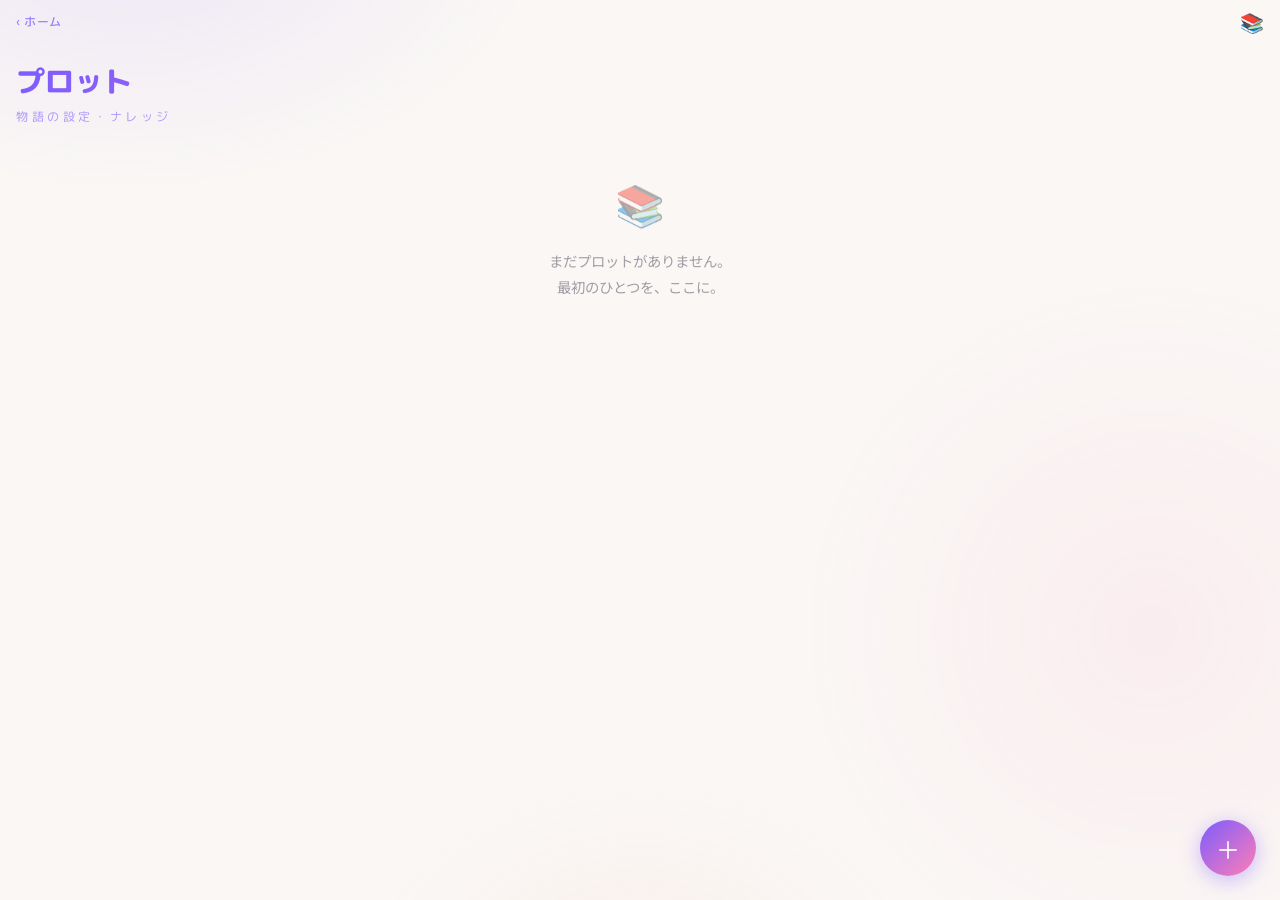
<file: local/memoria.html>
<!DOCTYPE html>
<html lang="ja">
<head>
<meta charset="UTF-8">
<meta name="viewport" content="width=device-width, initial-scale=1.0, maximum-scale=1.0, user-scalable=no">
<title>プロット — DreamStudio</title>
<link href="https://fonts.googleapis.com/css2?family=M+PLUS+Rounded+1c:wght@400;500;700;800&family=Noto+Sans+JP:wght@300;400;500;700&display=swap" rel="stylesheet">
<link rel="stylesheet" href="css/style.css">
<link rel="manifest" href="manifest.json">
<meta name="theme-color" content="#7c5cff">
<meta name="apple-mobile-web-app-title" content="DreamStudio">
<link rel="apple-touch-icon" href="icons/icon-192.png">
<style>
.chk-list { display: flex; flex-wrap: wrap; gap: 0.4rem; }
.chk { font-size: 0.78rem; padding: 0.35rem 0.7rem; border: 1px solid rgba(124,92,255,0.22); border-radius: 20px; cursor: pointer; }
.chk input { display: none; }
.chk.on { background: rgba(124,92,255,0.15); border-color: var(--orchid); color: var(--orchid); }
.rep-row { display: flex; gap: 0.4rem; margin-bottom: 0.4rem; }
.proj-dot { width: 12px; height: 12px; border-radius: 50%; display: inline-block; }
</style>
</head>
<body>
<div class="cosmos"></div>
<div class="page" style="padding-top: var(--safe-top);">
  <div id="header"></div>
  <div id="app"></div>
</div>
<a href="#edit" class="fab" id="fab">＋</a>

<script src="js/db.js"></script>
<script src="js/ui.js"></script>
<script src="js/store.js"></script>
<script>
const STORE = 'projects', ICON = '📚';
const app = document.getElementById('app');
const COLORS = ['#7c5cff','#ff7eb6','#f59e7a','#4ec9b0','#f0a020','#5b9bff'];

async function route() {
  const [mode, id] = location.hash.slice(1).split('/');
  document.getElementById('fab').style.display = (mode === 'edit' || mode === 'view') ? 'none' : '';
  if (mode === 'edit') return renderEdit(id);
  if (mode === 'view') return renderView(id);
  return renderList();
}

async function renderList() {
  document.getElementById('header').innerHTML = DS.pageHeader('index.html', 'ホーム', ICON);
  const rows = Store.byUpdatedDesc(await DB.all(STORE));
  if (rows.length === 0) {
    app.innerHTML = `<h1 class="page-title">プロット</h1><p class="page-subtitle">物語の設定・ナレッジ</p>
      <div class="empty"><div class="empty-icon">📚</div><p class="empty-text">まだプロットがありません。<br>最初のひとつを、ここに。</p></div>`;
    return;
  }
  app.innerHTML = `<h1 class="page-title">プロット</h1><p class="page-subtitle">物語の設定・ナレッジ · ${rows.length}</p><div id="cards"></div>`;
  const wrap = document.getElementById('cards');
  for (const p of rows) {
    const card = document.createElement('div');
    card.className = 'card';
    card.innerHTML = `<a href="#view/${p.id}">
      <div class="flex-between"><div class="card-title"><span class="proj-dot" style="background:${DS.esc(p.color||'#7c5cff')}"></span> ${DS.esc(p.name)}</div></div>
      ${p.description ? `<div class="card-excerpt">${DS.esc(DS.excerpt(p.description, 80))}</div>` : ''}</a>`;
    wrap.appendChild(card);
  }
}

async function renderView(id) {
  const p = await DB.get(STORE, id);
  if (!p) { location.hash = ''; return; }
  document.getElementById('header').innerHTML = DS.pageHeader('#', '戻る', ICON);
  const [bases, residents, novels] = await Promise.all([DB.all('bases'), DB.all('residents'), DB.all('novels')]);
  const baseNames = (p.baseIds||[]).map(i => bases.find(b=>b.id===i)?.name).filter(Boolean);
  const resNames = (p.residentIds||[]).map(i => residents.find(r=>r.id===i)?.name).filter(Boolean);
  const linkedNovels = novels.filter(n => n.projectId === p.id);
  const sect = (title, html) => html ? `<div class="detail-heading mt-3" style="font-family:'M PLUS Rounded 1c',sans-serif;font-weight:700;color:var(--pearl);margin-bottom:0.4rem;">${title}</div>${html}` : '';
  app.innerHTML = `
    <h1 class="page-title"><span class="proj-dot" style="background:${DS.esc(p.color||'#7c5cff')}"></span> ${DS.esc(p.name)}</h1>
    <a class="btn btn-sm mt-2" href="#edit/${p.id}">編集</a>
    ${sect('説明', p.description ? `<p class="card-excerpt">${DS.esc(p.description).replace(/\n/g,'<br>')}</p>` : '')}
    ${sect('AIへのカスタム指示', p.customInstructions ? `<div class="card"><div class="card-excerpt">${DS.esc(p.customInstructions).replace(/\n/g,'<br>')}</div></div>` : '')}
    ${sect('ナレッジ', p.knowledge ? `<div class="card"><div class="card-excerpt">${DS.esc(p.knowledge).replace(/\n/g,'<br>')}</div></div>` : '')}
    ${sect('リンク', (p.links||[]).length ? `<div class="card-tags">${p.links.map(l=>{ const safeUrl = DS.normalizeHttpUrl(l.url); return safeUrl ? `<a class="tag" href="${DS.esc(safeUrl)}" target="_blank" rel="noopener noreferrer">🔗 ${DS.esc(l.label||l.url)}</a>` : `<span class="tag">⚠ ${DS.esc(l.label||l.url)}</span>`; }).join('')}</div>` : '')}
    ${sect('語り手・視点', (p.personas||[]).length ? p.personas.map(pe=>`<div class="card"><div class="card-title">🎭 ${DS.esc(pe.name)}</div><div class="card-excerpt">${DS.esc(pe.description||'')}</div></div>`).join('') : '')}
    ${sect('紐づくキャラ・拠点', (baseNames.length||resNames.length) ? `<div class="card-tags">${baseNames.map(n=>`<span class="tag">🏠 ${DS.esc(n)}</span>`).join('')}${resNames.map(n=>`<span class="tag">👤 ${DS.esc(n)}</span>`).join('')}</div>` : '')}
    ${sect('このプロットの物語', linkedNovels.length ? linkedNovels.map(n=>`<div class="card"><a href="desire.html#view/${n.id}"><div class="card-title">${DS.esc(n.title||'無題')}</div></a></div>`).join('') : '')}`;
}

async function renderEdit(id) {
  const p = id ? await DB.get(STORE, id) : null;
  const [bases, residents] = await Promise.all([Store.byName(await DB.all('bases')), Store.byName(await DB.all('residents'))]);
  document.getElementById('header').innerHTML = DS.pageHeader(id ? `#view/${id}` : '#', '戻る', ICON);
  const selBases = new Set(p?.baseIds||[]), selRes = new Set(p?.residentIds||[]);
  app.innerHTML = `
    <h1 class="page-title">${p ? 'プロットを編集' : '新しいプロット'}</h1>
    <form id="f" class="mt-3">
      <div class="form-group"><label class="form-label">名前</label><input class="form-input" name="name" value="${DS.esc(p?.name||'')}" required></div>
      <div class="form-group"><label class="form-label">テーマカラー</label><div class="chk-list" id="colors">
        ${COLORS.map(c=>`<span class="chk ${(p?.color||COLORS[0])===c?'on':''}" data-color="${c}" style="background:${c};width:28px;height:28px;border-radius:50%;padding:0;"></span>`).join('')}
      </div><input type="hidden" name="color" id="colorVal" value="${DS.esc(p?.color||COLORS[0])}"></div>
      <div class="form-group"><label class="form-label">説明</label><div class="form-hint" style="margin-top:0;margin-bottom:0.5rem;">📝 自分用のあらすじメモ。一覧カードにも表示されます（AIには送られません）。</div><textarea class="form-textarea" name="description" style="min-height:80px;">${DS.esc(p?.description||'')}</textarea></div>
      <div class="form-group"><label class="form-label">AIへのカスタム指示</label><div class="form-hint" style="margin-top:0;margin-bottom:0.5rem;">🤖 生成時に毎回AIへ送信。「敬体で」「〇〇風で」など、AIへの“こうして”という命令・ルール。</div><textarea class="form-textarea" name="customInstructions" style="min-height:100px;" placeholder="生成時に毎回先頭へ付与されます">${DS.esc(p?.customInstructions||'')}</textarea></div>
      <div class="form-group"><label class="form-label">ナレッジ</label><div class="form-hint" style="margin-top:0;margin-bottom:0.5rem;">🤖 生成時に毎回AIへ送信。世界観・用語・設定など、AIに“知っておいてほしい”参考情報。</div><textarea class="form-textarea" name="knowledge" style="min-height:100px;">${DS.esc(p?.knowledge||'')}</textarea></div>
      <div class="form-group"><label class="form-label">リンク</label><div class="form-hint" style="margin-top:0;margin-bottom:0.5rem;">🔗 参考ページのブックマーク（クリックで別タブで開く）。AIには送られません。</div><div id="links"></div><button type="button" class="btn btn-sm" id="addLink">＋ リンク追加</button></div>
      <div class="form-group"><label class="form-label">語り手・視点</label><div class="form-hint" style="margin-top:0;margin-bottom:0.5rem;">🎭 生成画面で選ぶと、その視点・語り口で文章が書かれます（住人とは別枠）。例:「主人公の一人称」「神視点の語り部」。</div><div id="personas"></div><button type="button" class="btn btn-sm" id="addPersona">＋ 語り手を追加</button></div>
      ${bases.length ? `<div class="form-group"><label class="form-label">紐づく拠点</label><div class="chk-list" id="baseChks">
        ${bases.map(b=>`<label class="chk ${selBases.has(b.id)?'on':''}"><input type="checkbox" value="${b.id}" ${selBases.has(b.id)?'checked':''}>🏠 ${DS.esc(b.name)}</label>`).join('')}</div></div>` : ''}
      ${residents.length ? `<div class="form-group"><label class="form-label">紐づくキャラ</label><div class="chk-list" id="resChks">
        ${residents.map(r=>`<label class="chk ${selRes.has(r.id)?'on':''}"><input type="checkbox" value="${r.id}" ${selRes.has(r.id)?'checked':''}>👤 ${DS.esc(r.name)}</label>`).join('')}</div></div>` : ''}
      <button type="submit" class="btn btn-primary btn-block">${p ? '保存' : '作成'}</button>
      ${p ? `<button type="button" class="btn btn-danger btn-block mt-2" id="del">削除</button>` : ''}
    </form>`;

  // color picker
  app.querySelector('#colors').addEventListener('click', (e) => {
    const sw = e.target.closest('[data-color]'); if (!sw) return;
    app.querySelectorAll('#colors .chk').forEach(c=>c.classList.remove('on'));
    sw.classList.add('on'); document.getElementById('colorVal').value = sw.dataset.color;
  });
  // checkbox toggle styling
  app.querySelectorAll('.chk input[type=checkbox]').forEach(cb => cb.addEventListener('change', () => cb.closest('.chk').classList.toggle('on', cb.checked)));

  // repeatable links
  const linksWrap = document.getElementById('links');
  const addLink = (l={}) => { const d=document.createElement('div'); d.className='rep-row';
    d.innerHTML=`<input class="form-input lk-label" placeholder="ラベル" value="${DS.esc(l.label||'')}" style="flex:1;"><input class="form-input lk-url" placeholder="https://" value="${DS.esc(l.url||'')}" style="flex:2;"><button type="button" class="btn btn-sm" data-rm>×</button>`;
    d.querySelector('[data-rm]').onclick=()=>d.remove(); linksWrap.appendChild(d); };
  (p?.links||[]).forEach(addLink);
  document.getElementById('addLink').onclick = () => addLink();

  // repeatable personas
  const persWrap = document.getElementById('personas');
  const addPersona = (pe={}) => { const d=document.createElement('div'); d.className='rep-row';
    d.innerHTML=`<input class="form-input ps-name" placeholder="例: 主人公の一人称" value="${DS.esc(pe.name||'')}" style="flex:1;"><input class="form-input ps-desc" placeholder="語り口・視点の説明" value="${DS.esc(pe.description||'')}" style="flex:2;"><button type="button" class="btn btn-sm" data-rm>×</button>`;
    d.querySelector('[data-rm]').onclick=()=>d.remove(); persWrap.appendChild(d); };
  (p?.personas||[]).forEach(addPersona);
  document.getElementById('addPersona').onclick = () => addPersona();

  document.getElementById('f').addEventListener('submit', async (e) => {
    e.preventDefault();
    const fd = new FormData(e.target);
    const rec = p || {};
    rec.name = fd.get('name').trim();
    rec.color = fd.get('color');
    rec.description = fd.get('description').trim();
    rec.customInstructions = fd.get('customInstructions').trim();
    rec.knowledge = fd.get('knowledge').trim();
    const links = [...linksWrap.querySelectorAll('.rep-row')].map(r=>({label:r.querySelector('.lk-label').value.trim(), url:r.querySelector('.lk-url').value.trim()})).filter(l=>l.url);
    for (const l of links) {
      const normalizedUrl = DS.normalizeHttpUrl(l.url);
      if (!normalizedUrl) { DS.toast('リンクURLは http:// または https:// のみ保存できます', 'error'); return; }
      l.url = normalizedUrl;
    }
    rec.links = links;
    rec.personas = [...persWrap.querySelectorAll('.rep-row')].map(r=>({name:r.querySelector('.ps-name').value.trim(), description:r.querySelector('.ps-desc').value.trim()})).filter(x=>x.name);
    rec.baseIds = [...app.querySelectorAll('#baseChks input:checked')].map(c=>Number(c.value));
    rec.residentIds = [...app.querySelectorAll('#resChks input:checked')].map(c=>Number(c.value));
    let nid;
    if (p) { await DB.update(STORE, rec); nid = p.id; } else { nid = await DB.add(STORE, rec); }
    DS.flash(p ? '保存しました' : '作成しました');
    location.hash = 'view/' + nid;
  });
  document.getElementById('del')?.addEventListener('click', async () => {
    if (!await DS.confirmDialog('このプロットを削除しますか？')) return;
    await DB.del(STORE, p.id); DS.flash('削除しました'); location.hash = '';
  });
}

window.addEventListener('hashchange', route);
(async () => { await DS.appInit(); route(); })();
</script>
</body>
</html>
</file>
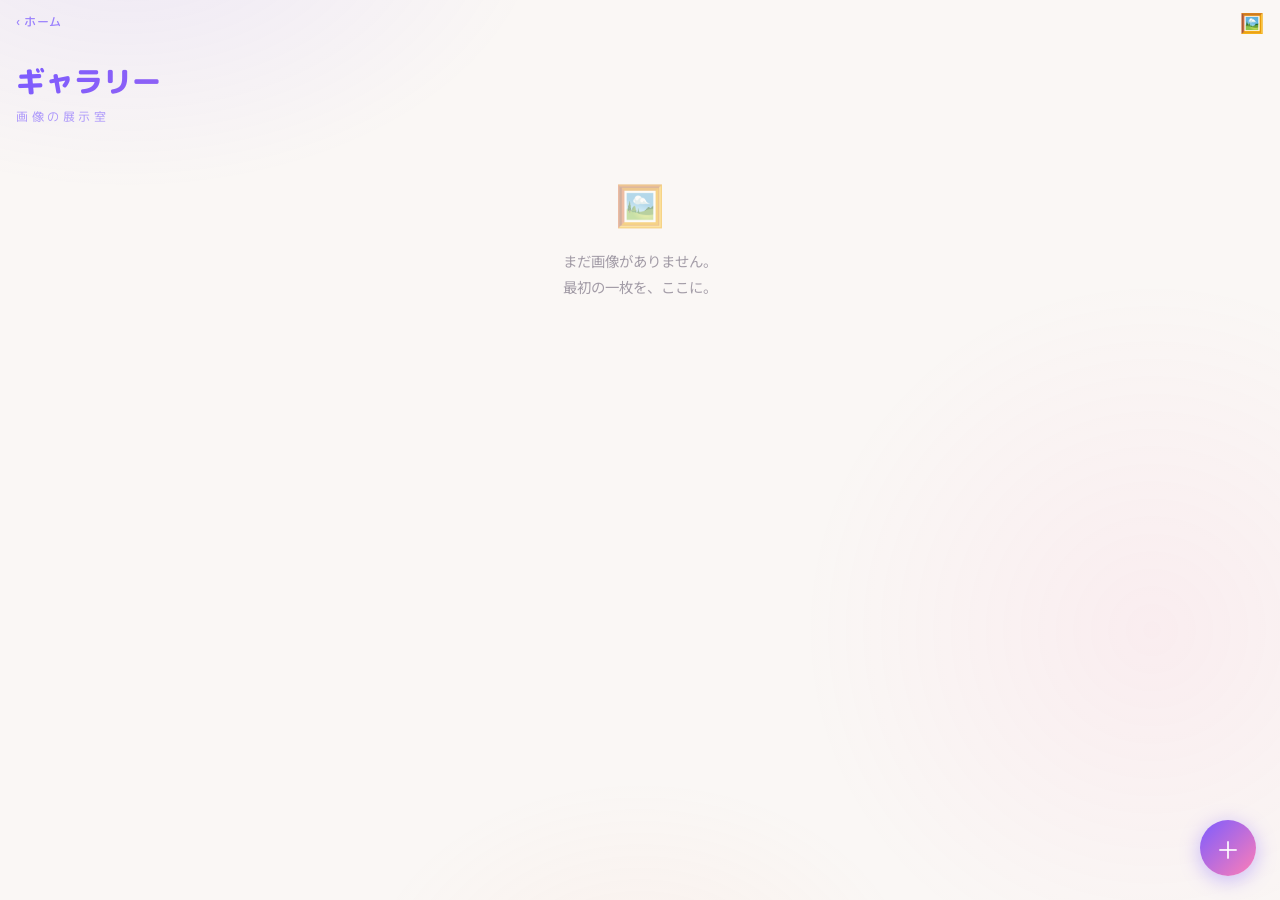
<file: local/reverie.html>
<!DOCTYPE html>
<html lang="ja">
<head>
<meta charset="UTF-8">
<meta name="viewport" content="width=device-width, initial-scale=1.0, maximum-scale=1.0, user-scalable=no">
<title>ギャラリー — DreamStudio</title>
<link href="https://fonts.googleapis.com/css2?family=M+PLUS+Rounded+1c:wght@400;500;700;800&family=Noto+Sans+JP:wght@300;400;500;700&display=swap" rel="stylesheet">
<link rel="stylesheet" href="css/style.css">
<link rel="manifest" href="manifest.json">
<meta name="theme-color" content="#7c5cff">
<meta name="apple-mobile-web-app-title" content="DreamStudio">
<link rel="apple-touch-icon" href="icons/icon-192.png">
<style>
.lightbox { position: fixed; inset: 0; background: rgba(20,15,28,0.95); z-index: 800; display: none; flex-direction: column; }
.lightbox.show { display: flex; }
.lightbox-img { flex: 1; min-height: 0; display: flex; align-items: center; justify-content: center; padding: 1rem; }
.lightbox-img img { max-width: 100%; max-height: 100%; border-radius: 8px; }
.lightbox-panel { background: var(--deep-violet); border-top: 1px solid var(--card-border); padding: 1rem 1.2rem calc(1.2rem + var(--safe-bottom)); max-height: 55%; overflow-y: auto; }
.upload-drop { border: 1.5px dashed rgba(124,92,255,0.3); border-radius: 14px; padding: 2rem 1rem; text-align: center; color: rgba(58,47,74,0.6); cursor: pointer; }
.upload-icon { font-size: 2rem; }
.sec-head { font-family: 'M PLUS Rounded 1c', sans-serif; font-weight: 700; font-size: 0.85rem; color: var(--orchid); margin: 1.3rem 0 0.5rem; }
.shelf-row { display: flex; gap: 0.5rem; overflow-x: auto; padding-bottom: 0.3rem; -webkit-overflow-scrolling: touch; }
.shelf-card { flex: 0 0 auto; background: var(--card-bg); border: 1px solid var(--card-border); border-radius: 12px; padding: 0.65rem 0.9rem; text-decoration: none; color: inherit; min-width: 92px; box-shadow: 0 2px 10px rgba(124,92,255,0.05); }
.shelf-card .s-name { font-family: 'M PLUS Rounded 1c', sans-serif; font-weight: 700; font-size: 0.84rem; color: var(--pearl); white-space: nowrap; }
.shelf-card .s-count { font-size: 0.62rem; color: var(--orchid); margin-top: 0.2rem; }
.chip-row { display: flex; flex-wrap: wrap; gap: 0.35rem; margin-top: 0.4rem; }
.sugg-chip { font-size: 0.72rem; padding: 0.3rem 0.6rem; border: 1px solid rgba(124,92,255,0.25); border-radius: 16px; background: rgba(255,255,255,0.5); cursor: pointer; -webkit-tap-highlight-color: transparent; }
.tag-check { font-size: 0.78rem; padding: 0.35rem 0.7rem; border: 1px solid rgba(124,92,255,0.22); border-radius: 18px; cursor: pointer; display: inline-block; margin: 0 0.3rem 0.3rem 0; -webkit-tap-highlight-color: transparent; }
.tag-check.on { background: rgba(124,92,255,0.15); border-color: var(--orchid); color: var(--orchid); }
.order-list { display: flex; flex-direction: column; gap: 0.5rem; }
.order-item { display: flex; align-items: center; gap: 0.6rem; background: var(--card-bg); border: 1px solid var(--card-border); border-radius: 10px; padding: 0.4rem 0.5rem; }
.order-item img { width: 46px; height: 46px; object-fit: cover; border-radius: 6px; flex-shrink: 0; }
.order-item .oi-body { flex: 1; min-width: 0; font-size: 0.8rem; color: var(--pearl); overflow: hidden; text-overflow: ellipsis; white-space: nowrap; }
.order-btn { width: 34px; height: 34px; border-radius: 8px; border: 1px solid rgba(124,92,255,0.25); background: rgba(255,255,255,0.5); font-size: 1rem; }
.prompt-box { white-space: pre-wrap; font-family: monospace; font-size: 0.76rem; line-height: 1.6; color: var(--pearl); background: rgba(255,255,255,0.4); border: 1px solid rgba(124,92,255,0.12); border-radius: 8px; padding: 0.6rem; }
</style>
</head>
<body>
<div class="cosmos"></div>
<div class="page" style="padding-top: var(--safe-top);">
  <div id="header"></div>
  <div id="app"></div>
</div>
<a href="#upload" class="fab" id="fab">＋</a>

<div class="lightbox" id="lightbox">
  <div class="lightbox-img" id="lbImg"></div>
  <div class="lightbox-panel" id="lbPanel"></div>
</div>

<script src="js/db.js"></script>
<script src="js/ui.js"></script>
<script src="js/store.js"></script>
<script>
const STORE = 'images', SHELVES = 'imageFolders', ICON = '🖼️';
const app = document.getElementById('app');
// タグ区切りはカンマ・読点のみ（名前内のスペースを保持。例: 「欲守 燈真」を1タグに）
const parseTags = (s) => [...new Set(String(s||'').split(/[,、，]+/).map(t=>t.trim()).filter(Boolean))];

// タグ候補（住人名・ノベルタイトル・既存の画像タグ）
async function suggestionTags() {
  const [residents, novels, images] = await Promise.all([DB.all('residents'), DB.all('novels'), DB.all(STORE)]);
  const set = new Set();
  residents.forEach(r => r.name && set.add(r.name));
  novels.forEach(n => n.title && set.add(n.title));
  images.forEach(im => (im.tags||[]).forEach(t => set.add(t)));
  return [...set].sort((a,b)=>a.localeCompare(b,'ja'));
}
function addTagToInput(input, tag) {
  const cur = parseTags(input.value);
  if (!cur.includes(tag)) cur.push(tag);
  input.value = cur.join(', ');
}
// 入力欄の下にタグ候補チップを並べる
function mountChips(containerId, input, suggestions) {
  const c = document.getElementById(containerId);
  if (!c || !suggestions.length) return;
  c.innerHTML = suggestions.map(t => `<span class="sugg-chip">${DS.esc(t)}</span>`).join('');
  c.querySelectorAll('.sugg-chip').forEach((chip, i) => chip.addEventListener('click', () => addTagToInput(input, suggestions[i])));
}

async function route() {
  const [mode, id] = location.hash.slice(1).split('/');
  document.getElementById('fab').style.display = (mode === 'upload' || mode === 'shelfform' || mode === 'order') ? 'none' : '';
  if (mode === 'upload') return renderUpload();
  if (mode === 'shelf' && id) return renderShelf(Number(id));
  if (mode === 'shelfform') return renderShelfForm(id ? Number(id) : null);
  if (mode === 'order') return renderOrder();
  return renderList();
}

// ── 一覧（棚オーバービュー＋すべての画像） ──
async function renderList() {
  document.getElementById('header').innerHTML = DS.pageHeader('index.html', 'ホーム', ICON);
  const [images, shelves] = await Promise.all([Store.bySort(await DB.all(STORE)), DB.all(SHELVES)]);
  if (images.length === 0 && shelves.length === 0) {
    app.innerHTML = `<h1 class="page-title">ギャラリー</h1><p class="page-subtitle">画像の展示室</p>
      <div class="empty"><div class="empty-icon">🖼️</div><p class="empty-text">まだ画像がありません。<br>最初の一枚を、ここに。</p></div>`;
    return;
  }
  const byKind = (k) => shelves.filter(s => s.kind === k).sort((a,b)=>(a.sortOrder||0)-(b.sortOrder||0));
  const shelfCard = (s) => `<a class="shelf-card" href="#shelf/${s.id}"><div class="s-name">${DS.esc(s.name)}</div><div class="s-count">${images.filter(im=>Store.shelfMatch(s,im)).length}枚</div></a>`;
  const section = (label, arr) => arr.length ? `<div class="sec-head">${label}</div><div class="shelf-row">${arr.map(shelfCard).join('')}</div>` : '';
  const tags = Store.collectTags(images);
  const active = new URLSearchParams(location.search).get('tag') || '';
  const filtered = active ? images.filter(r => (r.tags||[]).includes(active)) : images;
  app.innerHTML = `
    <h1 class="page-title">ギャラリー</h1><p class="page-subtitle">画像の展示室 · ${images.length}</p>
    <div class="chip-row" style="margin-bottom:0.3rem;">
      <a class="btn btn-sm" href="#shelfform">＋ 棚を作る</a>
      <button class="btn btn-sm" id="syncBtn">👤 住人棚を同期</button>
      ${images.length ? `<a class="btn btn-sm" href="#order">🔀 並び替え</a>` : ''}
    </div>
    ${section('👤 住人棚', byKind('resident'))}
    ${section('💕 組み合わせの棚', byKind('coupling'))}
    ${section('🗂 自由棚', byKind('custom'))}
    <div class="sec-head">すべての画像</div>
    ${tags.length ? `<div class="filters"><a class="filter-chip ${!active?'active':''}" href="?">すべて</a>
      ${tags.map(t=>`<a class="filter-chip ${active===t?'active':''}" href="?tag=${encodeURIComponent(t)}">${DS.esc(t)}</a>`).join('')}</div>` : ''}
    <div class="gallery-grid" id="grid"></div>`;
  fillGrid(filtered);
  document.getElementById('syncBtn').addEventListener('click', syncResidentShelves);
}

function fillGrid(images) {
  const grid = document.getElementById('grid');
  if (!grid) return;
  grid.innerHTML = '';
  for (const img of images) {
    const cell = document.createElement('div');
    cell.className = 'gallery-item';
    cell.innerHTML = `<img src="${Store.imageURL(img)}" alt="" loading="lazy">`;
    cell.addEventListener('click', () => openLightbox(img.id));
    grid.appendChild(cell);
  }
}

async function syncResidentShelves() {
  const [residents, shelves] = await Promise.all([DB.all('residents'), DB.all(SHELVES)]);
  let added = 0;
  for (const r of residents) {
    if (!r.name) continue;
    if (shelves.some(s => s.kind === 'resident' && s.name === r.name)) continue;
    await DB.add(SHELVES, { kind: 'resident', name: r.name, matchMode: 'any', tagNames: [r.name], sortOrder: Date.now() });
    added += 1;
  }
  DS.toast(added ? `${added}件の住人棚を作成しました` : '新しい住人棚はありませんでした');
  route();
}

// ── 棚の中身 ──
async function renderShelf(id) {
  const s = await DB.get(SHELVES, id);
  if (!s) { location.hash = ''; return; }
  document.getElementById('header').innerHTML = DS.pageHeader('#', '戻る', ICON);
  const images = Store.bySort(await DB.all(STORE)).filter(im => Store.shelfMatch(s, im));
  const kindLabel = { resident: '👤 住人棚', coupling: '💕 組み合わせ', custom: '🗂 自由棚' }[s.kind] || '棚';
  app.innerHTML = `
    <h1 class="page-title">${DS.esc(s.name)}</h1>
    <p class="page-subtitle">${kindLabel} · ${s.matchMode === 'all' ? '全タグ一致' : 'いずれか一致'} · ${images.length}枚</p>
    <div class="chip-row" style="margin:0.3rem 0 0.6rem;">
      ${(s.tagNames||[]).map(t=>`<span class="tag">${DS.esc(t)}</span>`).join('')}
    </div>
    <div class="prov-row" style="display:flex;gap:0.5rem;margin-bottom:0.6rem;">
      <a class="btn btn-sm" href="#shelfform/${s.id}" style="flex:1;">棚を編集</a>
      <button class="btn btn-danger btn-sm" id="delShelf">棚を削除</button>
    </div>
    ${images.length ? `<div class="gallery-grid" id="grid"></div>` : '<p class="empty-text">この棚に合う画像がまだありません。</p>'}`;
  fillGrid(images);
  document.getElementById('delShelf').addEventListener('click', async () => {
    if (!await DS.confirmDialog('この棚を削除しますか？（画像は消えません）')) return;
    await DB.del(SHELVES, s.id); DS.toast('棚を削除しました'); location.hash = '';
  });
}

// ── 棚の作成・編集 ──
async function renderShelfForm(id) {
  const s = id ? await DB.get(SHELVES, id) : null;
  document.getElementById('header').innerHTML = DS.pageHeader(id ? `#shelf/${id}` : '#', '戻る', ICON);
  const opts = await suggestionTags();
  const sel = new Set(s?.tagNames || []);
  app.innerHTML = `
    <h1 class="page-title">${s ? '棚を編集' : '新しい棚'}</h1>
    <form id="sf" class="mt-3">
      <div class="form-group"><label class="form-label">棚の名前</label><input class="form-input" name="name" value="${DS.esc(s?.name||'')}" placeholder="例: 燈真, A子×B男, 風景" required></div>
      <div class="form-group"><label class="form-label">条件</label>
        <select class="form-select" name="matchMode">
          <option value="any" ${s?.matchMode!=='all'?'selected':''}>いずれかのタグを含む</option>
          <option value="all" ${s?.matchMode==='all'?'selected':''}>すべてのタグを含む（組み合わせ向き）</option>
        </select></div>
      <div class="form-group"><label class="form-label">対象タグ（タップで選択）</label>
        <div id="tagPick">${opts.length ? opts.map(t=>`<span class="tag-check ${sel.has(t)?'on':''}" data-t="${DS.esc(t)}">${DS.esc(t)}</span>`).join('') : '<span class="form-hint">タグがまだありません。画像にタグを付けると候補が出ます。</span>'}</div>
        <input class="form-input mt-2" id="tagManual" placeholder="一覧に無いタグを手入力（カンマ区切り）">
      </div>
      <button type="submit" class="btn btn-primary btn-block">${s ? '保存' : '作成'}</button>
    </form>`;
  app.querySelectorAll('.tag-check').forEach(chip => chip.addEventListener('click', () => chip.classList.toggle('on')));
  document.getElementById('sf').addEventListener('submit', async (e) => {
    e.preventDefault();
    const fd = new FormData(e.target);
    const picked = [...app.querySelectorAll('.tag-check.on')].map(c => c.dataset.t);
    const manual = parseTags(document.getElementById('tagManual').value);
    const tagNames = [...new Set([...picked, ...manual])];
    if (!tagNames.length) { DS.toast('対象タグを1つ以上選んでください', 'error'); return; }
    const matchMode = fd.get('matchMode');
    const rec = s || {};
    rec.name = fd.get('name').trim();
    rec.matchMode = matchMode;
    rec.tagNames = tagNames;
    // 既存の住人棚は種別を維持。新規/自由棚は all かつ2タグ以上なら組み合わせ棚に自動分類
    if (rec.kind !== 'resident') rec.kind = (matchMode === 'all' && tagNames.length >= 2) ? 'coupling' : 'custom';
    if (rec.sortOrder == null) rec.sortOrder = Date.now();
    let sid;
    if (s) { await DB.update(SHELVES, rec); sid = s.id; } else { sid = await DB.add(SHELVES, rec); }
    DS.flash(s ? '保存しました' : '棚を作成しました');
    location.hash = 'shelf/' + sid;
  });
}

// ── 並び替え ──
async function renderOrder() {
  document.getElementById('header').innerHTML = DS.pageHeader('#', '戻る', ICON);
  let imgs = Store.bySort(await DB.all(STORE));
  app.innerHTML = `
    <h1 class="page-title">並び替え</h1>
    <p class="page-subtitle">▲▼で順番を変えて保存</p>
    <div class="order-list" id="ol" style="margin-top:0.8rem;"></div>
    <button class="btn btn-primary btn-block mt-3" id="saveOrder">この順で保存</button>`;
  const ol = document.getElementById('ol');
  const draw = () => {
    ol.innerHTML = '';
    imgs.forEach((img, i) => {
      const row = document.createElement('div');
      row.className = 'order-item';
      row.innerHTML = `<img src="${Store.imageURL(img)}" alt="">
        <div class="oi-body">${DS.esc(img.description || img.originalName || ('画像 #' + img.id))}</div>
        <button class="order-btn" data-up ${i===0?'disabled':''}>▲</button>
        <button class="order-btn" data-down ${i===imgs.length-1?'disabled':''}>▼</button>`;
      row.querySelector('[data-up]').addEventListener('click', () => { if (i>0) { [imgs[i-1],imgs[i]]=[imgs[i],imgs[i-1]]; draw(); } });
      row.querySelector('[data-down]').addEventListener('click', () => { if (i<imgs.length-1) { [imgs[i+1],imgs[i]]=[imgs[i],imgs[i+1]]; draw(); } });
      ol.appendChild(row);
    });
  };
  draw();
  document.getElementById('saveOrder').addEventListener('click', async () => {
    for (let i = 0; i < imgs.length; i++) { imgs[i].sortOrder = i; await DB.update(STORE, imgs[i]); }
    DS.flash('並び順を保存しました'); location.hash = '';
  });
}

// ── アップロード ──
async function renderUpload() {
  document.getElementById('header').innerHTML = DS.pageHeader('#', '戻る', ICON);
  let prefillPrompt = '';
  try { prefillPrompt = sessionStorage.getItem('reveriePrefillPrompt') || ''; sessionStorage.removeItem('reveriePrefillPrompt'); } catch (e) {}
  app.innerHTML = `
    <h1 class="page-title">画像を追加</h1>
    <form id="f" class="mt-3">
      <div class="upload-drop" id="drop"><div class="upload-icon">🖼️</div><div style="margin-top:0.5rem;">タップして画像を選択</div><div id="fname" style="font-size:0.8rem;margin-top:0.4rem;color:var(--orchid);"></div></div>
      <input type="file" id="file" accept="image/*" style="display:none;">
      <div class="form-group mt-3"><label class="form-label">説明</label><input class="form-input" name="description" placeholder="この画像について"></div>
      <div class="form-group"><label class="form-label">タグ</label><input class="form-input" id="tagInput" name="tags" placeholder="例: 風景, キャラ">
        <div class="chip-row" id="tagChips"></div></div>
      <div class="form-group"><label class="form-label">生成プロンプト（任意）</label><textarea class="form-textarea" name="prompt" style="min-height:80px;font-family:monospace;font-size:0.8rem;" placeholder="この画像を作ったプロンプト">${DS.esc(prefillPrompt)}</textarea></div>
      <button type="submit" class="btn btn-primary btn-block">アップロード</button>
    </form>`;
  if (prefillPrompt) DS.toast('プロンプトを引き継ぎました');
  mountChips('tagChips', document.getElementById('tagInput'), await suggestionTags());
  const fileInput = document.getElementById('file');
  document.getElementById('drop').addEventListener('click', () => fileInput.click());
  fileInput.addEventListener('change', () => { document.getElementById('fname').textContent = fileInput.files[0]?.name || ''; });
  document.getElementById('f').addEventListener('submit', async (e) => {
    e.preventDefault();
    const file = fileInput.files[0];
    if (!file) { DS.toast('画像を選択してください', 'error'); return; }
    const fd = new FormData(e.target);
    await DB.add(STORE, {
      blob: file, originalName: file.name,
      description: fd.get('description').trim(), tags: parseTags(fd.get('tags')),
      prompt: fd.get('prompt').trim(),
    });
    DS.flash('アップロードしました'); location.hash = '';
  });
}

// ── ライトボックス ──
async function openLightbox(id) {
  const img = await DB.get(STORE, id);
  if (!img) return;
  const novels = await DB.all('novels');
  const usedIn = novels.filter(n => Store.imageIdsInBody(n.body).includes(id));
  document.getElementById('lbImg').innerHTML = `<img src="${Store.imageURL(img)}" alt="">`;
  document.getElementById('lbPanel').innerHTML = `
    <div class="flex-between"><strong>画像 #${img.id}</strong><button class="btn btn-sm" id="lbClose">閉じる</button></div>
    <p style="font-size:0.7rem;color:var(--orchid);margin-top:0.5rem;">挿入コード: <code>{{img:${img.id}}}</code></p>
    <div class="form-group mt-2"><label class="form-label">説明</label><input class="form-input" id="lbDesc" value="${DS.esc(img.description||'')}"></div>
    <div class="form-group"><label class="form-label">タグ</label><input class="form-input" id="lbTags" value="${DS.esc((img.tags||[]).join(', '))}">
      <div class="chip-row" id="lbChips"></div></div>
    <div class="form-group"><div class="flex-between"><label class="form-label">生成プロンプト</label>${img.prompt?`<button class="btn btn-sm" id="lbCopyP" type="button">📋</button>`:''}</div>
      <textarea class="form-textarea" id="lbPrompt" style="min-height:70px;font-family:monospace;font-size:0.78rem;" placeholder="（未登録）">${DS.esc(img.prompt||'')}</textarea></div>
    ${usedIn.length ? `<p class="form-hint">この画像が使われている物語: ${usedIn.map(n=>`<a href="desire.html#view/${n.id}" style="color:var(--orchid);">${DS.esc(n.title||'無題')}</a>`).join('、 ')}</p>` : ''}
    <div class="prov-row" style="display:flex;gap:0.5rem;margin-top:0.7rem;">
      <button class="btn btn-sm" id="lbSave" style="flex:1;">保存</button>
      <button class="btn btn-danger btn-sm" id="lbDel">削除</button>
    </div>`;
  document.getElementById('lightbox').classList.add('show');
  mountChips('lbChips', document.getElementById('lbTags'), await suggestionTags());
  document.getElementById('lbClose').onclick = closeLightbox;
  document.getElementById('lbCopyP')?.addEventListener('click', () => { navigator.clipboard?.writeText(img.prompt||''); DS.toast('コピーしました'); });
  document.getElementById('lbSave').onclick = async () => {
    img.description = document.getElementById('lbDesc').value.trim();
    img.tags = parseTags(document.getElementById('lbTags').value);
    img.prompt = document.getElementById('lbPrompt').value.trim();
    await DB.update(STORE, img); DS.toast('保存しました'); closeLightbox(); route();
  };
  document.getElementById('lbDel').onclick = async () => {
    if (!await DS.confirmDialog('この画像を削除しますか？ノベル内の挿入は表示されなくなります。')) return;
    await DB.del(STORE, img.id); DS.toast('削除しました'); closeLightbox(); route();
  };
}
function closeLightbox() { document.getElementById('lightbox').classList.remove('show'); }

window.addEventListener('hashchange', route);
(async () => { await DS.appInit(); route(); })();
</script>
</body>
</html>
</file>
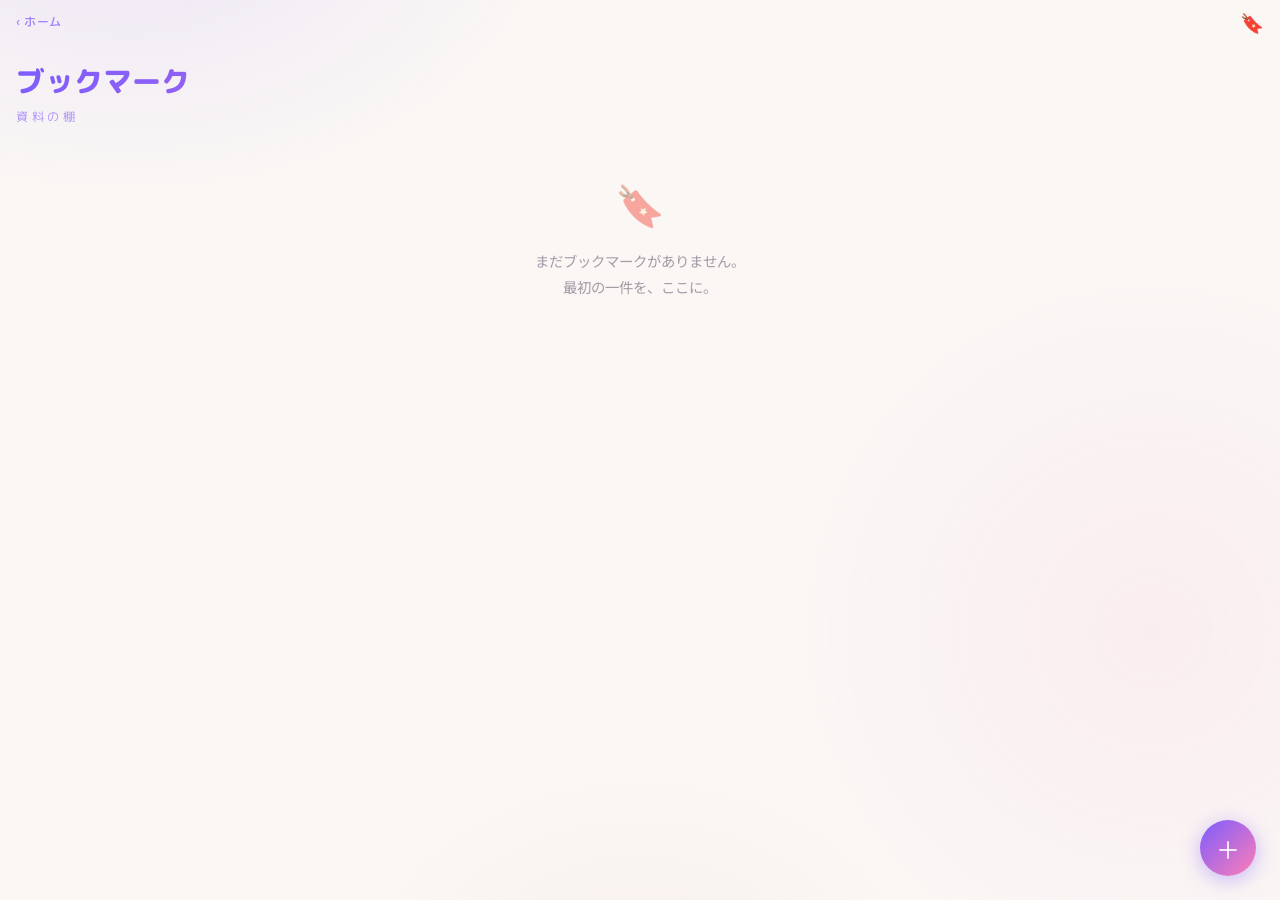
<file: local/sanctum.html>
<!DOCTYPE html>
<html lang="ja">
<head>
<meta charset="UTF-8">
<meta name="viewport" content="width=device-width, initial-scale=1.0, maximum-scale=1.0, user-scalable=no">
<title>ブックマーク — DreamStudio</title>
<link href="https://fonts.googleapis.com/css2?family=M+PLUS+Rounded+1c:wght@400;500;700;800&family=Noto+Sans+JP:wght@300;400;500;700&display=swap" rel="stylesheet">
<link rel="stylesheet" href="css/style.css">
<link rel="manifest" href="manifest.json">
<meta name="theme-color" content="#7c5cff">
<meta name="apple-mobile-web-app-title" content="DreamStudio">
<link rel="apple-touch-icon" href="icons/icon-192.png">
</head>
<body>
<div class="cosmos"></div>
<div class="page" style="padding-top: var(--safe-top);">
  <div id="header"></div>
  <div id="app"></div>
</div>
<a href="#edit" class="fab" id="fab">＋</a>

<script src="js/db.js"></script>
<script src="js/ui.js"></script>
<script src="js/store.js"></script>
<script>
const STORE = 'bookmarks', ICON = '🔖';
const app = document.getElementById('app');
const parseTags = (s) => [...new Set(String(s||'').split(/[,、\s]+/).map(t=>t.trim()).filter(Boolean))];

async function route() {
  const [mode, id] = location.hash.slice(1).split('/');
  document.getElementById('fab').style.display = mode === 'edit' ? 'none' : '';
  if (mode === 'edit') return renderEdit(id);
  return renderList();
}

async function renderList() {
  const rows = Store.byCreatedDesc(await DB.all(STORE));
  const params = new URLSearchParams(location.search);
  document.getElementById('header').innerHTML = DS.pageHeader('index.html', 'ホーム', ICON);
  if (rows.length === 0) {
    app.innerHTML = `<h1 class="page-title">ブックマーク</h1><p class="page-subtitle">資料の棚</p>
      <div class="empty"><div class="empty-icon">🔖</div><p class="empty-text">まだブックマークがありません。<br>最初の一件を、ここに。</p></div>`;
    return;
  }
  const tags = Store.collectTags(rows);
  const active = params.get('tag') || '';
  const filtered = active ? rows.filter(r => (r.tags||[]).includes(active)) : rows;
  app.innerHTML = `
    <h1 class="page-title">ブックマーク</h1><p class="page-subtitle">資料の棚 · ${rows.length}</p>
    ${tags.length ? `<div class="filters">
      <a class="filter-chip ${!active?'active':''}" href="?">すべて</a>
      ${tags.map(t=>`<a class="filter-chip ${active===t?'active':''}" href="?tag=${encodeURIComponent(t)}">${DS.esc(t)}</a>`).join('')}
    </div>` : ''}
    <div id="cards"></div>`;
  const wrap = document.getElementById('cards');
  for (const b of filtered) {
    const card = document.createElement('div');
    card.className = 'card';
    const safeUrl = DS.normalizeHttpUrl(b.url);
    card.innerHTML = `
      <div class="flex-between"><div class="card-title">${DS.esc(b.title || b.url)}</div></div>
      ${safeUrl ? `<div class="card-meta"><a href="${DS.esc(safeUrl)}" target="_blank" rel="noopener noreferrer" style="color:var(--orchid);text-decoration:none;">🔗 ${DS.esc(b.url)}</a></div>` : b.url ? `<div class="card-meta">⚠ 無効なURL: ${DS.esc(b.url)}</div>` : ''}
      ${b.description ? `<div class="card-excerpt">${DS.esc(b.description)}</div>` : ''}
      ${(b.tags||[]).length ? `<div class="card-tags">${b.tags.map(t=>`<span class="tag">${DS.esc(t)}</span>`).join('')}</div>` : ''}
      <div class="flex-between" style="margin-top:0.7rem;"><a class="btn btn-sm" href="#edit/${b.id}">編集</a></div>`;
    wrap.appendChild(card);
  }
}

async function renderEdit(id) {
  const b = id ? await DB.get(STORE, id) : null;
  document.getElementById('header').innerHTML = DS.pageHeader('#', '戻る', ICON);
  app.innerHTML = `
    <h1 class="page-title">${b ? 'ブックマークを編集' : '新しいブックマーク'}</h1>
    <form id="f" class="mt-3">
      <div class="form-group"><label class="form-label">URL</label><input class="form-input" name="url" inputmode="url" value="${DS.esc(b?.url||'')}" placeholder="https://..." required></div>
      <div class="form-group"><label class="form-label">タイトル</label><input class="form-input" name="title" value="${DS.esc(b?.title||'')}"></div>
      <div class="form-group"><label class="form-label">メモ</label><textarea class="form-textarea" name="description" style="min-height:90px;">${DS.esc(b?.description||'')}</textarea></div>
      <div class="form-group"><label class="form-label">タグ</label><input class="form-input" name="tags" value="${DS.esc((b?.tags||[]).join(', '))}" placeholder="例: 参考, ツール"></div>
      <button type="submit" class="btn btn-primary btn-block">${b ? '保存' : '追加'}</button>
      ${b ? `<button type="button" class="btn btn-danger btn-block mt-2" id="del">削除</button>` : ''}
    </form>`;
  document.getElementById('f').addEventListener('submit', async (e) => {
    e.preventDefault();
    const fd = new FormData(e.target);
    const rec = b || {};
    const normalizedUrl = DS.normalizeHttpUrl(fd.get('url'));
    if (!normalizedUrl) { DS.toast('URLは http:// または https:// のみ保存できます', 'error'); return; }

    rec.url = normalizedUrl;
    rec.title = fd.get('title').trim();
    rec.description = fd.get('description').trim();
    rec.tags = parseTags(fd.get('tags'));
    if (b) await DB.update(STORE, rec); else await DB.add(STORE, rec);
    DS.flash(b ? '保存しました' : '追加しました');
    location.hash = '';
  });
  document.getElementById('del')?.addEventListener('click', async () => {
    if (!await DS.confirmDialog('このブックマークを削除しますか？')) return;
    await DB.del(STORE, b.id); DS.flash('削除しました'); location.hash = '';
  });
}

window.addEventListener('hashchange', route);
window.addEventListener('popstate', route);
(async () => { await DS.appInit(); route(); })();
</script>
</body>
</html>
</file>
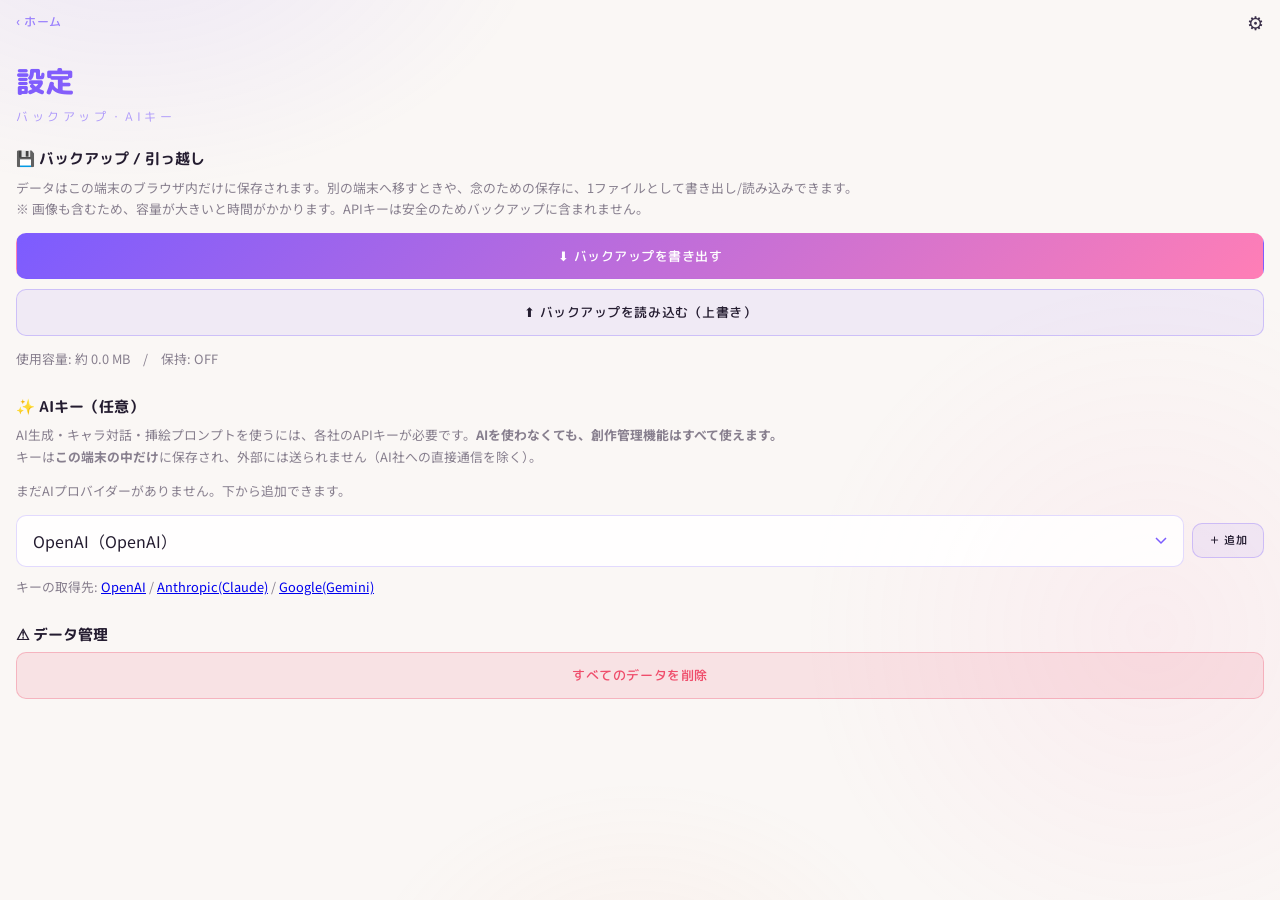
<file: local/settings.html>
<!DOCTYPE html>
<html lang="ja">
<head>
<meta charset="UTF-8">
<meta name="viewport" content="width=device-width, initial-scale=1.0, maximum-scale=1.0, user-scalable=no">
<title>設定 — DreamStudio</title>
<link href="https://fonts.googleapis.com/css2?family=M+PLUS+Rounded+1c:wght@400;500;700;800&family=Noto+Sans+JP:wght@300;400;500;700&display=swap" rel="stylesheet">
<link rel="stylesheet" href="css/style.css">
<link rel="manifest" href="manifest.json">
<meta name="theme-color" content="#7c5cff">
<meta name="apple-mobile-web-app-title" content="DreamStudio">
<link rel="apple-touch-icon" href="icons/icon-192.png">
<style>
.set-section { margin-bottom: 1.6rem; }
.set-head { font-family: 'M PLUS Rounded 1c', sans-serif; font-weight: 700; font-size: 0.95rem; color: var(--pearl); margin: 1.4rem 0 0.4rem; }
.set-note { font-size: 0.8rem; color: rgba(58,47,74,0.6); line-height: 1.7; margin-bottom: 0.8rem; }
.provider-card { background: var(--card-bg); border: 1px solid var(--card-border); border-radius: 12px; padding: 1rem; margin-bottom: 0.8rem; }
.provider-card .form-group { margin-bottom: 0.7rem; }
.prov-row { display: flex; gap: 0.5rem; align-items: center; }
.mini-label { font-size: 0.6rem; letter-spacing: 0.1em; text-transform: uppercase; color: var(--orchid); opacity: 0.75; font-family: 'M PLUS Rounded 1c', sans-serif; }
</style>
</head>
<body>
<div class="cosmos"></div>
<div class="page" style="padding-top: var(--safe-top);">
  <div id="header"></div>
  <h1 class="page-title">設定</h1>
  <p class="page-subtitle">バックアップ・AIキー</p>

  <div class="set-section">
    <div class="set-head">💾 バックアップ / 引っ越し</div>
    <p class="set-note">データはこの端末のブラウザ内だけに保存されます。別の端末へ移すときや、念のための保存に、1ファイルとして書き出し/読み込みできます。<br>※ 画像も含むため、容量が大きいと時間がかかります。APIキーは安全のためバックアップに含まれません。</p>
    <button class="btn btn-primary btn-block" id="exportBtn">⬇ バックアップを書き出す</button>
    <div style="height:0.6rem"></div>
    <label class="btn btn-block" style="cursor:pointer;">⬆ バックアップを読み込む（上書き）
      <input type="file" id="importInput" accept="application/json" style="display:none;">
    </label>
    <p class="set-note" id="storageInfo" style="margin-top:0.8rem;"></p>
  </div>

  <div class="set-section">
    <div class="set-head">✨ AIキー（任意）</div>
    <p class="set-note">AI生成・キャラ対話・挿絵プロンプトを使うには、各社のAPIキーが必要です。<strong>AIを使わなくても、創作管理機能はすべて使えます。</strong><br>キーは<strong>この端末の中だけ</strong>に保存され、外部には送られません（AI社への直接通信を除く）。</p>
    <div id="providerList"></div>
    <div class="prov-row" style="margin-top:0.6rem;">
      <select class="form-select" id="presetSelect" style="flex:1;"></select>
      <button class="btn btn-sm" id="addProviderBtn">＋ 追加</button>
    </div>
    <p class="set-note" style="margin-top:0.6rem;">キーの取得先: <a href="https://platform.openai.com/api-keys" target="_blank" rel="noopener">OpenAI</a> / <a href="https://console.anthropic.com/" target="_blank" rel="noopener">Anthropic(Claude)</a> / <a href="https://aistudio.google.com/apikey" target="_blank" rel="noopener">Google(Gemini)</a></p>
  </div>

  <div class="set-section">
    <div class="set-head">⚠ データ管理</div>
    <button class="btn btn-danger btn-block" id="wipeBtn">すべてのデータを削除</button>
  </div>
</div>

<script src="js/db.js"></script>
<script src="js/ui.js"></script>
<script src="js/store.js"></script>
<script src="js/ai.js"></script>
<script src="js/backup.js"></script>
<script>
(async () => {
  await DS.appInit();
  document.getElementById('header').innerHTML = DS.pageHeader('index.html', 'ホーム', '⚙');

  // ── storage estimate + 保持状態 ──
  if (navigator.storage?.estimate) {
    const { usage = 0 } = await navigator.storage.estimate();
    const mb = (n) => (n / 1024 / 1024).toFixed(1);
    let line = `使用容量: 約 ${mb(usage)} MB`;
    try {
      if (navigator.storage.persisted) {
        let persisted = await navigator.storage.persisted();
        if (!persisted && navigator.storage.persist) persisted = await navigator.storage.persist();
        line += persisted ? '　/　保持: ON（自動削除されにくい）' : '　/　保持: OFF';
      }
    } catch (e) { /* 非対応は表示しない */ }
    document.getElementById('storageInfo').textContent = line;
  }

  // ── backup ──
  document.getElementById('exportBtn').addEventListener('click', async () => {
    try { await Backup.exportAll(); DS.toast('バックアップを書き出しました'); }
    catch (e) { DS.toast('書き出しに失敗: ' + e.message, 'error'); }
  });
  document.getElementById('importInput').addEventListener('change', async (e) => {
    const file = e.target.files[0]; if (!file) return;
    if (!await DS.confirmDialog('現在のデータを、読み込んだ内容で上書きします。よろしいですか？', '上書きする')) { e.target.value = ''; return; }
    try { await Backup.importAll(file); DS.flash('バックアップを読み込みました'); location.reload(); }
    catch (err) { DS.toast('読み込みに失敗: ' + err.message, 'error'); e.target.value = ''; }
  });

  // ── wipe ──
  document.getElementById('wipeBtn').addEventListener('click', async () => {
    if (!await DS.confirmDialog('本当にすべてのデータを削除しますか？元に戻せません。', '全削除')) return;
    for (const s of [...DB.storeNames(), 'settings']) await DB.clear(s);
    DS.flash('すべてのデータを削除しました'); location.reload();
  });

  // ── AI providers（プロバイダー＋登録モデル） ──
  const presetSel = document.getElementById('presetSelect');
  AI.presets.forEach((p, i) => { const o = document.createElement('option'); o.value = i; o.textContent = p.displayName + '（' + p.providerType + '）'; presetSel.appendChild(o); });

  const modelRowHTML = (m) => `
    <div class="model-row prov-row" style="gap:0.4rem;margin-bottom:0.4rem;align-items:flex-end;">
      <div class="form-group" style="flex:2;margin:0;"><div class="mini-label">モデルID</div><input class="form-input mr-model" value="${DS.esc(m.model || '')}" placeholder="例: gpt-4o"></div>
      <div class="form-group" style="flex:1;margin:0;"><div class="mini-label">入力$</div><input class="form-input mr-in" inputmode="decimal" value="${DS.esc(m.costInput ?? 0)}"></div>
      <div class="form-group" style="flex:1;margin:0;"><div class="mini-label">出力$</div><input class="form-input mr-out" inputmode="decimal" value="${DS.esc(m.costOutput ?? 0)}"></div>
      <button class="btn btn-danger btn-sm mr-del" type="button" style="flex-shrink:0;padding:0.4rem 0.6rem;">×</button>
    </div>`;

  const catalogOptions = (type) => {
    const cat = (AI.catalog && AI.catalog[type]) || [];
    if (!cat.length) return '<option value="">（カタログなし）</option>';
    return '<option value="">＋ カタログから選ぶ…</option>' +
      cat.map((m) => `<option value="${DS.esc(m.model)}">${DS.esc(m.model)}（$${m.costInput}/$${m.costOutput}${m.note ? ' ' + DS.esc(m.note) : ''}）</option>`).join('');
  };

  async function renderProviders() {
    const list = document.getElementById('providerList');
    const providers = Store.byName(await DB.all('apiProviders'));
    if (providers.length === 0) { list.innerHTML = '<p class="set-note">まだAIプロバイダーがありません。下から追加できます。</p>'; return; }
    list.innerHTML = '';
    for (const p of providers) {
      const models = AI.modelsOf(p);
      const card = document.createElement('div');
      card.className = 'provider-card';
      card.innerHTML = `
        <div class="flex-between" style="margin-bottom:0.6rem;">
          <strong>${DS.esc(p.displayName || p.name)}</strong>
          <label class="prov-row" style="gap:0.3rem;font-size:0.75rem;"><input type="checkbox" class="prov-enabled" ${p.enabled ? 'checked' : ''}> 有効</label>
        </div>
        <div class="form-group"><div class="mini-label">APIキー</div><input class="form-input" data-f="apiKey" type="password" value="${DS.esc(p.apiKey || '')}" placeholder="sk-..."></div>
        <div class="form-group"><div class="mini-label">エンドポイント</div><input class="form-input" data-f="endpoint" value="${DS.esc(p.endpoint || '')}"></div>
        <div class="mini-label" style="margin-top:0.5rem;">モデル（生成時にプルダウンで選べます）</div>
        <div class="models-list">${models.map(modelRowHTML).join('')}</div>
        <div class="prov-row" style="margin-top:0.3rem;">
          <select class="form-select catalog-sel" style="flex:1;">${catalogOptions(p.providerType)}</select>
          <button class="btn btn-sm manual-add" type="button">✏️ 手動</button>
        </div>
        <div class="prov-row" style="margin-top:0.7rem;">
          <button class="btn btn-sm prov-save" type="button" style="flex:1;">保存</button>
          <button class="btn btn-danger btn-sm prov-del" type="button">削除</button>
        </div>`;

      card.querySelector('.catalog-sel').addEventListener('change', (ev) => {
        const mid = ev.target.value; if (!mid) return;
        const entry = (AI.catalog[p.providerType] || []).find((m) => m.model === mid) || { model: mid, costInput: 0, costOutput: 0 };
        card.querySelector('.models-list').insertAdjacentHTML('beforeend', modelRowHTML(entry));
        ev.target.value = '';
      });
      card.querySelector('.manual-add').addEventListener('click', () => {
        card.querySelector('.models-list').insertAdjacentHTML('beforeend', modelRowHTML({ model: '', costInput: 0, costOutput: 0 }));
      });
      card.addEventListener('click', async (ev) => {
        if (ev.target.classList.contains('mr-del')) { ev.target.closest('.model-row').remove(); return; }
        if (ev.target.classList.contains('prov-save')) {
          p.apiKey = card.querySelector('[data-f="apiKey"]').value.trim();
          p.endpoint = card.querySelector('[data-f="endpoint"]').value.trim();
          p.enabled = card.querySelector('.prov-enabled').checked ? 1 : 0;
          const ms = [...card.querySelectorAll('.model-row')].map((r) => ({
            model: r.querySelector('.mr-model').value.trim(),
            costInput: parseFloat(r.querySelector('.mr-in').value) || 0,
            costOutput: parseFloat(r.querySelector('.mr-out').value) || 0,
          })).filter((m) => m.model);
          p.models = ms;
          if (ms[0]) { p.model = ms[0].model; p.costInput = ms[0].costInput; p.costOutput = ms[0].costOutput; }
          await DB.update('apiProviders', p);
          DS.toast(ms.length ? '保存しました' : 'モデルを1つ以上登録してください', ms.length ? '' : 'error');
        } else if (ev.target.classList.contains('prov-del')) {
          if (!await DS.confirmDialog('このプロバイダーを削除しますか？')) return;
          await DB.del('apiProviders', p.id); renderProviders();
        }
      });
      list.appendChild(card);
    }
  }

  document.getElementById('addProviderBtn').addEventListener('click', async () => {
    const preset = AI.presets[Number(presetSel.value) || 0];
    const cat = (AI.catalog[preset.providerType] || []);
    const def = cat.find((m) => m.model === preset.model) || { model: preset.model, costInput: 0, costOutput: 0 };
    await DB.add('apiProviders', {
      providerType: preset.providerType, name: preset.name, displayName: preset.displayName,
      endpoint: preset.endpoint, apiKey: '', models: [def],
      model: def.model, costInput: def.costInput, costOutput: def.costOutput, enabled: 1,
    });
    renderProviders();
  });

  renderProviders();
})();
</script>
</body>
</html>
</file>
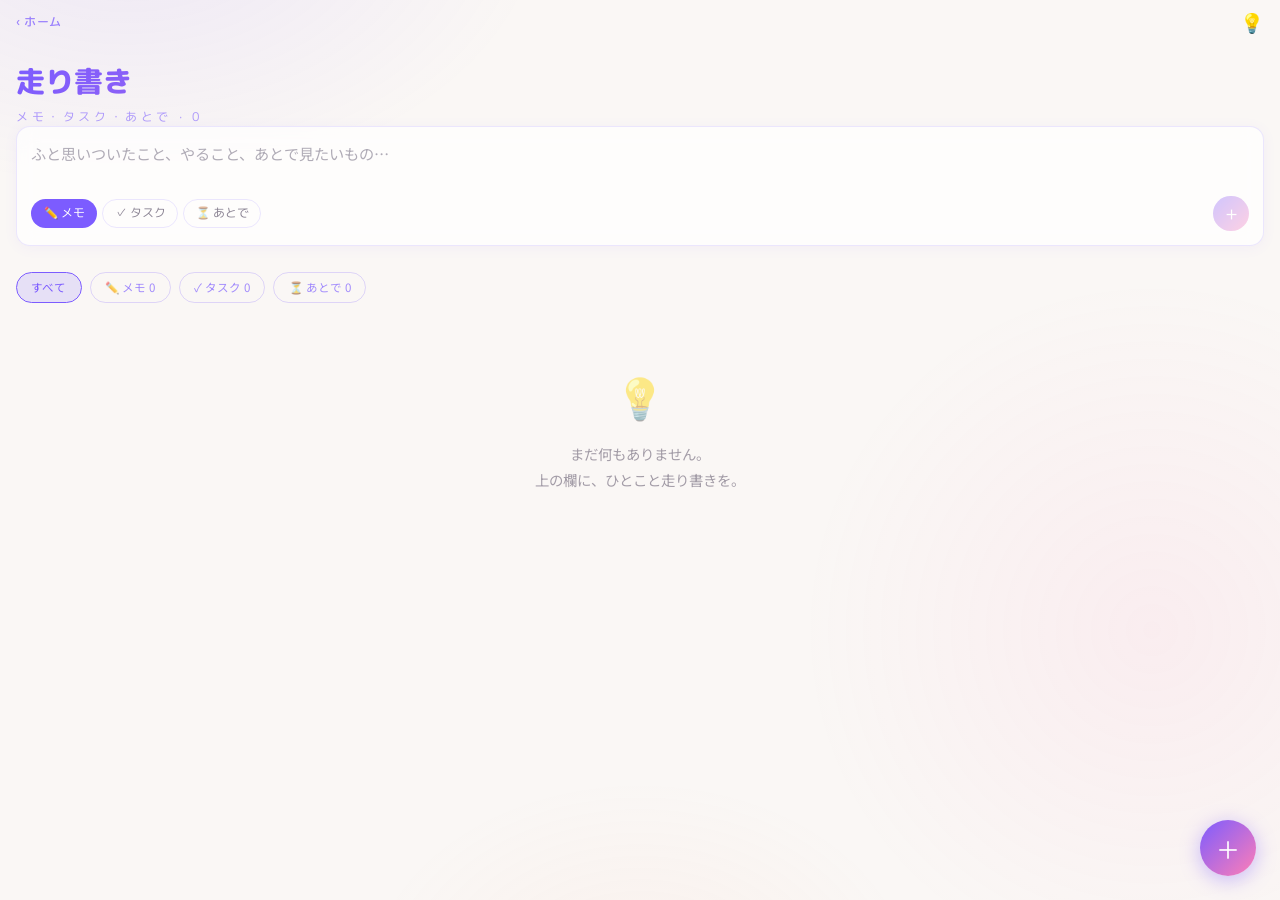
<file: local/spark.html>
<!DOCTYPE html>
<html lang="ja">
<head>
<meta charset="UTF-8">
<meta name="viewport" content="width=device-width, initial-scale=1.0, maximum-scale=1.0, user-scalable=no">
<title>メモ — DreamStudio</title>
<link href="https://fonts.googleapis.com/css2?family=M+PLUS+Rounded+1c:wght@400;500;700;800&family=Noto+Sans+JP:wght@300;400;500;700&display=swap" rel="stylesheet">
<link rel="stylesheet" href="css/style.css">
<link rel="manifest" href="manifest.json">
<meta name="theme-color" content="#7c5cff">
<meta name="apple-mobile-web-app-title" content="DreamStudio">
<link rel="apple-touch-icon" href="icons/icon-192.png">
<style>
  /* ── Spark 専用の小物（既存テーマのトークンを流用） ── */
  .quick { background: var(--card-bg); border: 1px solid var(--card-border); border-radius: 14px; padding: 0.9rem; margin-bottom: 1.1rem; backdrop-filter: blur(10px); -webkit-backdrop-filter: blur(10px); box-shadow: 0 2px 14px rgba(124,92,255,0.06); }
  .quick textarea { width: 100%; border: none; background: transparent; resize: none; outline: none; font-family: inherit; font-size: 0.95rem; color: var(--pearl); line-height: 1.7; min-height: 2.6rem; }
  .quick textarea::placeholder { color: rgba(58,47,74,0.4); }
  .quick-bar { display: flex; align-items: center; gap: 0.4rem; margin-top: 0.5rem; }
  .catpills { display: flex; gap: 0.35rem; flex: 1; flex-wrap: wrap; }
  .catpill { font-family: 'M PLUS Rounded 1c', sans-serif; font-size: 0.72rem; padding: 0.3rem 0.7rem; border-radius: 999px; border: 1px solid var(--card-border); background: transparent; color: rgba(58,47,74,0.6); cursor: pointer; transition: all 0.2s; -webkit-tap-highlight-color: transparent; }
  .catpill.on { color: #fff; border-color: transparent; }
  .catpill.on[data-cat="memo"]  { background: var(--orchid); }
  .catpill.on[data-cat="task"]  { background: var(--blush); }
  .catpill.on[data-cat="later"] { background: var(--rose-gold); }
  .quick-add { flex-shrink: 0; width: 2.2rem; height: 2.2rem; border-radius: 50%; border: none; background: linear-gradient(135deg, var(--orchid), var(--blush)); color: #fff; font-size: 1.2rem; line-height: 1; cursor: pointer; box-shadow: 0 3px 10px rgba(124,92,255,0.25); transition: transform 0.15s, opacity 0.2s; }
  .quick-add:active { transform: scale(0.92); }
  .quick-add:disabled { opacity: 0.35; box-shadow: none; }

  .n-card { position: relative; padding-left: 1.1rem; }
  .n-card::before { content: ''; position: absolute; left: 0; top: 0.9rem; bottom: 0.9rem; width: 3px; border-radius: 3px; }
  .n-card[data-cat="memo"]::before  { background: var(--orchid); }
  .n-card[data-cat="task"]::before  { background: var(--blush); }
  .n-card[data-cat="later"]::before { background: var(--rose-gold); }
  .n-top { display: flex; align-items: flex-start; gap: 0.6rem; }
  .n-check { flex-shrink: 0; width: 1.35rem; height: 1.35rem; margin-top: 0.1rem; border-radius: 50%; border: 1.5px solid rgba(255,126,182,0.5); background: transparent; cursor: pointer; display: flex; align-items: center; justify-content: center; color: #fff; font-size: 0.8rem; transition: all 0.2s; padding: 0; }
  .n-check.done { background: var(--blush); border-color: var(--blush); }
  .n-body { flex: 1; min-width: 0; white-space: pre-wrap; word-break: break-word; line-height: 1.7; color: var(--pearl); font-size: 0.92rem; }
  .n-body.done { text-decoration: line-through; opacity: 0.45; }
  .n-cattag { font-size: 0.62rem; letter-spacing: 0.05em; padding: 0.1rem 0.5rem; border-radius: 999px; }
  .n-cattag[data-cat="memo"]  { background: rgba(124,92,255,0.1); color: var(--orchid); }
  .n-cattag[data-cat="task"]  { background: rgba(255,126,182,0.12); color: var(--blush); }
  .n-cattag[data-cat="later"] { background: rgba(245,158,122,0.14); color: var(--rose-gold); }
  .n-due { font-size: 0.68rem; color: var(--rose-gold); }
  .n-due.over { color: var(--ember); font-weight: 700; }
</style>
</head>
<body>
<div class="cosmos"></div>
<div class="page" style="padding-top: var(--safe-top);">
  <div id="header"></div>
  <div id="app"></div>
</div>
<a href="#edit" class="fab" id="fab">＋</a>

<script src="js/db.js"></script>
<script src="js/ui.js"></script>
<script src="js/store.js"></script>
<script>
const STORE = 'notes', ICON = '💡';
const app = document.getElementById('app');
const parseTags = (s) => [...new Set(String(s||'').split(/[,、\s]+/).map(t=>t.trim()).filter(Boolean))];

const CATS = {
  memo:  { label: 'メモ',   icon: '✏️' },
  task:  { label: 'タスク', icon: '✓'  },
  later: { label: 'あとで', icon: '⏳' },
};
const CAT_ORDER = ['memo', 'task', 'later'];
let quickCat = 'memo'; // クイック入力で選択中のカテゴリ

function isOverdue(rec) {
  return rec.cat === 'task' && !rec.done && rec.deadline && rec.deadline < todayStr();
}
function todayStr() {
  const d = new Date(), p = (n) => String(n).padStart(2, '0');
  return `${d.getFullYear()}-${p(d.getMonth()+1)}-${p(d.getDate())}`;
}

async function route() {
  const [mode, id] = location.hash.slice(1).split('/');
  document.getElementById('fab').style.display = mode === 'edit' ? 'none' : '';
  if (mode === 'edit') return renderEdit(id);
  return renderList();
}

async function renderList() {
  const all = Store.byCreatedDesc(await DB.all(STORE));
  const params = new URLSearchParams(location.search);
  const active = params.get('cat') || '';
  document.getElementById('header').innerHTML = DS.pageHeader('index.html', 'ホーム', ICON);

  // タスクは未完了→完了の順、それ以外は新しい順
  const sortNotes = (rows) => {
    const tasks = rows.filter(r => r.cat === 'task');
    const others = rows.filter(r => r.cat !== 'task');
    tasks.sort((a, b) => (a.done?1:0) - (b.done?1:0) || (b.createdAt||0) - (a.createdAt||0));
    return active === 'task' ? tasks : [...others, ...tasks].sort((a,b)=>(b.createdAt||0)-(a.createdAt||0));
  };

  const counts = { memo:0, task:0, later:0 };
  for (const r of all) if (counts[r.cat] != null) counts[r.cat]++;
  const filtered = sortNotes(active ? all.filter(r => r.cat === active) : all);

  app.innerHTML = `
    <h1 class="page-title">走り書き</h1><p class="page-subtitle">メモ・タスク・あとで · ${all.length}</p>

    <div class="quick">
      <textarea id="q-text" rows="1" placeholder="ふと思いついたこと、やること、あとで見たいもの…"></textarea>
      <div class="quick-bar">
        <div class="catpills" id="q-cats">
          ${CAT_ORDER.map(c => `<button type="button" class="catpill ${c===quickCat?'on':''}" data-cat="${c}">${CATS[c].icon} ${CATS[c].label}</button>`).join('')}
        </div>
        <button class="quick-add" id="q-add" disabled>＋</button>
      </div>
    </div>

    <div class="filters">
      <a class="filter-chip ${!active?'active':''}" href="?">すべて</a>
      ${CAT_ORDER.map(c => `<a class="filter-chip ${active===c?'active':''}" href="?cat=${c}">${CATS[c].icon} ${CATS[c].label} ${counts[c]||0}</a>`).join('')}
    </div>

    ${filtered.length ? `<div id="cards"></div>` : `
      <div class="empty"><div class="empty-icon">💡</div><p class="empty-text">${active?'このカテゴリはまだ空です。':'まだ何もありません。<br>上の欄に、ひとこと走り書きを。'}</p></div>`}
  `;

  wireQuickAdd();

  const wrap = document.getElementById('cards');
  if (!wrap) return;
  for (const n of filtered) wrap.appendChild(noteCard(n));
}

function noteCard(n) {
  const card = document.createElement('div');
  card.className = 'card n-card';
  card.dataset.cat = n.cat;
  const due = n.deadline ? `<span class="n-due ${isOverdue(n)?'over':''}">⏰ ${DS.esc(n.deadline)}</span>` : '';
  const url = n.url ? `<a href="${DS.esc(n.url)}" target="_blank" rel="noopener" style="color:var(--rose-gold);text-decoration:none;font-size:0.78rem;">🔗 ${DS.esc(n.url)}</a>` : '';
  const title = n.title ? `<div class="card-title" style="margin-bottom:0.2rem;">${DS.esc(n.title)}</div>` : '';
  card.innerHTML = `
    <div class="n-top">
      ${n.cat==='task' ? `<button class="n-check ${n.done?'done':''}" data-toggle="${n.id}" aria-label="完了切り替え">${n.done?'✓':''}</button>` : ''}
      <div class="n-body ${n.cat==='task'&&n.done?'done':''}">${title}${DS.esc(n.body||'')}</div>
    </div>
    <div class="card-meta" style="display:flex;align-items:center;gap:0.6rem;flex-wrap:wrap;margin-top:0.5rem;">
      <span class="n-cattag" data-cat="${n.cat}">${CATS[n.cat]?.label||n.cat}</span>
      ${due}${url}
      <span style="font-size:0.68rem;color:rgba(58,47,74,0.4);">${DS.fmtDate(n.createdAt)}</span>
    </div>
    ${(n.tags||[]).length ? `<div class="card-tags">${n.tags.map(t=>`<span class="tag">${DS.esc(t)}</span>`).join('')}</div>` : ''}
    <div class="flex-between" style="margin-top:0.6rem;"><a class="btn btn-sm" href="#edit/${n.id}">編集</a></div>`;
  card.querySelector('[data-toggle]')?.addEventListener('click', async () => {
    const rec = await DB.get(STORE, n.id);
    rec.done = !rec.done;
    await DB.update(STORE, rec);
    renderList();
  });
  return card;
}

function wireQuickAdd() {
  const ta = document.getElementById('q-text');
  const add = document.getElementById('q-add');
  if (!ta) return;
  const grow = () => { ta.style.height = 'auto'; ta.style.height = ta.scrollHeight + 'px'; add.disabled = ta.value.trim() === ''; };
  ta.addEventListener('input', grow);
  ta.addEventListener('keydown', (e) => { if ((e.metaKey||e.ctrlKey) && e.key === 'Enter') { e.preventDefault(); doQuickAdd(); } });
  document.getElementById('q-cats').addEventListener('click', (e) => {
    const btn = e.target.closest('.catpill'); if (!btn) return;
    quickCat = btn.dataset.cat;
    DS.qsa('.catpill', document.getElementById('q-cats')).forEach(b => b.classList.toggle('on', b.dataset.cat === quickCat));
  });
  add.addEventListener('click', doQuickAdd);
}

async function doQuickAdd() {
  const ta = document.getElementById('q-text');
  const body = ta.value.trim();
  if (!body) return;
  await DB.add(STORE, { cat: quickCat, body, title: '', tags: [], done: false });
  DS.toast('追加しました');
  ta.value = '';
  renderList();
}

async function renderEdit(id) {
  const n = id ? await DB.get(STORE, id) : null;
  const cat = n?.cat || quickCat || 'memo';
  document.getElementById('header').innerHTML = DS.pageHeader('#', '戻る', ICON);
  app.innerHTML = `
    <h1 class="page-title">${n ? '走り書きを編集' : '新しい走り書き'}</h1>
    <form id="f" class="mt-3">
      <div class="form-group">
        <label class="form-label">種類</label>
        <div class="catpills" id="e-cats">
          ${CAT_ORDER.map(c => `<button type="button" class="catpill ${c===cat?'on':''}" data-cat="${c}">${CATS[c].icon} ${CATS[c].label}</button>`).join('')}
        </div>
      </div>
      <div class="form-group"><label class="form-label">タイトル <span style="opacity:0.5;">（任意）</span></label><input class="form-input" name="title" value="${DS.esc(n?.title||'')}"></div>
      <div class="form-group"><label class="form-label">内容</label><textarea class="form-textarea" name="body" style="min-height:120px;" required>${DS.esc(n?.body||'')}</textarea></div>
      <div class="form-group" id="g-deadline" style="display:none;"><label class="form-label">締切 <span style="opacity:0.5;">（任意）</span></label><input class="form-input" type="date" name="deadline" value="${DS.esc(n?.deadline||'')}"></div>
      <div class="form-group" id="g-url" style="display:none;"><label class="form-label">URL <span style="opacity:0.5;">（任意）</span></label><input class="form-input" name="url" inputmode="url" value="${DS.esc(n?.url||'')}" placeholder="https://..."></div>
      <div class="form-group"><label class="form-label">タグ <span style="opacity:0.5;">（任意）</span></label><input class="form-input" name="tags" value="${DS.esc((n?.tags||[]).join(', '))}" placeholder="例: 案, プロット"></div>
      <input type="hidden" name="cat" value="${cat}">
      <button type="submit" class="btn btn-primary btn-block">${n ? '保存' : '追加'}</button>
      ${n ? `<button type="button" class="btn btn-danger btn-block mt-2" id="del">削除</button>` : ''}
    </form>`;

  const form = document.getElementById('f');
  const syncCatUI = (c) => {
    form.cat.value = c;
    DS.qsa('.catpill', document.getElementById('e-cats')).forEach(b => b.classList.toggle('on', b.dataset.cat === c));
    document.getElementById('g-deadline').style.display = c === 'task' ? '' : 'none';
    document.getElementById('g-url').style.display = c === 'later' ? '' : 'none';
  };
  syncCatUI(cat);
  document.getElementById('e-cats').addEventListener('click', (e) => {
    const btn = e.target.closest('.catpill'); if (btn) syncCatUI(btn.dataset.cat);
  });

  form.addEventListener('submit', async (e) => {
    e.preventDefault();
    const fd = new FormData(e.target);
    const rec = n || {};
    rec.cat = fd.get('cat');
    rec.title = fd.get('title').trim();
    rec.body = fd.get('body').trim();
    rec.tags = parseTags(fd.get('tags'));
    rec.deadline = rec.cat === 'task' ? (fd.get('deadline') || '') : '';
    rec.url = rec.cat === 'later' ? (fd.get('url').trim()) : '';
    if (rec.cat !== 'task') rec.done = false;
    else if (rec.done == null) rec.done = false;
    if (n) await DB.update(STORE, rec); else await DB.add(STORE, rec);
    DS.flash(n ? '保存しました' : '追加しました');
    location.hash = '';
  });
  document.getElementById('del')?.addEventListener('click', async () => {
    if (!await DS.confirmDialog('この走り書きを削除しますか？')) return;
    await DB.del(STORE, n.id); DS.flash('削除しました'); location.hash = '';
  });
}

window.addEventListener('hashchange', route);
window.addEventListener('popstate', route);
(async () => { await DS.appInit(); route(); })();
</script>
</body>
</html>
</file>
<file: local/css/style.css>
/* ═══════════════════════════════════════════════
   DreamStudio — Shared Styles
   ═══════════════════════════════════════════════ */

*, *::before, *::after { margin: 0; padding: 0; box-sizing: border-box; }

:root {
  --void: #faf7f5;
  --abyss: #f3eef7;
  --deep-violet: #ffffff;
  --bruise: #e9e0f2;
  --orchid: #7c5cff;
  --rose-gold: #f59e7a;
  --blush: #ff7eb6;
  --moon: #3a2f4a;
  --pearl: #241c30;
  --ember: #ef4d6b;
  --honey: #f0a020;
  --whisper: rgba(124, 92, 255, 0.06);
  --card-bg: rgba(255,255,255,0.72);
  --card-border: rgba(124,92,255,0.14);
  --safe-top: env(safe-area-inset-top, 0px);
  --safe-bottom: env(safe-area-inset-bottom, 0px);
}

html, body {
  width: 100%;
  overflow-x: hidden;
  background: var(--void);
  color: var(--moon);
  font-family: 'Noto Sans JP', sans-serif;
  -webkit-text-size-adjust: 100%;
}

/* ═══ AMBIENT ═══ */
.cosmos {
  position: fixed; inset: 0; z-index: 0; overflow: hidden;
}
.cosmos::before {
  content: '';
  position: absolute; width: 200%; height: 200%; top: -50%; left: -50%;
  background:
    radial-gradient(ellipse 600px 400px at 30% 20%, rgba(124,92,255,0.10) 0%, transparent 70%),
    radial-gradient(ellipse 500px 500px at 70% 60%, rgba(255,126,182,0.08) 0%, transparent 70%),
    radial-gradient(ellipse 400px 300px at 50% 80%, rgba(245,158,122,0.07) 0%, transparent 70%);
  animation: drift 30s ease-in-out infinite alternate;
}
@keyframes drift {
  0% { transform: translate(0,0) rotate(0deg); }
  100% { transform: translate(-5%,3%) rotate(2deg); }
}
.noise {
  position: fixed; inset: 0; z-index: 999; pointer-events: none; opacity: 0.012;
  background-image: url("data:image/svg+xml,%3Csvg viewBox='0 0 256 256' xmlns='http://www.w3.org/2000/svg'%3E%3Cfilter id='n'%3E%3CfeTurbulence type='fractalNoise' baseFrequency='0.9' numOctaves='4' stitchTiles='stitch'/%3E%3C/filter%3E%3Crect width='100%25' height='100%25' filter='url(%23n)'/%3E%3C/svg%3E");
  background-size: 128px;
}

/* ═══ PAGE LAYOUT ═══ */
.page {
  position: relative; z-index: 2;
  min-height: 100vh; min-height: 100dvh;
  padding: calc(1rem + var(--safe-top)) 1rem calc(5rem + var(--safe-bottom));
}

/* ═══ HEADER ═══ */
.page-header {
  display: flex; align-items: center; justify-content: space-between;
  padding: 0.5rem 0 1.5rem;
}
.back-btn {
  display: flex; align-items: center; gap: 0.3rem;
  color: var(--orchid); text-decoration: none;
  font-family: 'M PLUS Rounded 1c', sans-serif;
  font-size: 0.75rem; letter-spacing: 0.05em; font-weight: 500;
  opacity: 0.75; transition: opacity 0.3s;
  -webkit-tap-highlight-color: transparent;
}
.back-btn:active { opacity: 1; }
.page-gate-icon { font-size: 1.2rem; }

.page-title {
  font-family: 'M PLUS Rounded 1c', sans-serif;
  font-weight: 800;
  font-size: clamp(1.3rem, 5vw, 1.8rem);
  background: linear-gradient(135deg, var(--orchid), var(--blush));
  -webkit-background-clip: text; -webkit-text-fill-color: transparent;
  background-clip: text;
  margin-bottom: 0.3rem;
}
.page-subtitle {
  font-size: 0.75rem; letter-spacing: 0.3em;
  color: var(--orchid); opacity: 0.6;
  font-family: 'M PLUS Rounded 1c', sans-serif;
  text-transform: uppercase;
}

/* ═══ CARDS ═══ */
.card {
  background: var(--card-bg);
  border: 1px solid var(--card-border);
  border-radius: 14px;
  padding: 1.2rem;
  margin-bottom: 0.8rem;
  backdrop-filter: blur(10px); -webkit-backdrop-filter: blur(10px);
  box-shadow: 0 2px 14px rgba(124,92,255,0.06);
  transition: all 0.3s;
  position: relative;
  overflow: hidden;
}
.card::before {
  content: '';
  position: absolute; top: 0; left: 0; right: 0; height: 1px;
  background: linear-gradient(90deg, transparent, var(--orchid), transparent);
  opacity: 0.3;
}
.card:active { transform: scale(0.98); }
.card a { text-decoration: none; color: inherit; display: block; }

.card-title {
  font-family: 'M PLUS Rounded 1c', sans-serif;
  font-weight: 700;
  font-size: 0.95rem; color: var(--pearl);
  margin-bottom: 0.4rem;
}
.card-meta {
  font-size: 0.75rem; color: rgba(124,92,255,0.65);
  margin-bottom: 0.5rem;
}
.card-excerpt {
  font-size: 0.85rem; color: rgba(58,47,74,0.6);
  line-height: 1.6; font-weight: 400;
}
.card-tags { display: flex; flex-wrap: wrap; gap: 0.4rem; margin-top: 0.6rem; }
.tag {
  font-size: 0.65rem; padding: 0.2rem 0.6rem;
  background: rgba(124,92,255,0.12);
  border: 1px solid rgba(124,92,255,0.2);
  border-radius: 20px; color: var(--orchid);
  letter-spacing: 0.05em;
}

/* ═══ STATUS BADGES ═══ */
.badge {
  display: inline-block; font-size: 0.6rem;
  padding: 0.15rem 0.5rem; border-radius: 20px;
  letter-spacing: 0.05em; text-transform: uppercase;
  font-family: 'M PLUS Rounded 1c', sans-serif; font-weight: 700;
}
.badge-draft { background: rgba(240,160,32,0.15); color: var(--honey); border: 1px solid rgba(240,160,32,0.3); }
.badge-complete { background: rgba(124,92,255,0.15); color: var(--orchid); border: 1px solid rgba(124,92,255,0.3); }

/* ═══ FORMS ═══ */
.form-group { margin-bottom: 1.2rem; }
.form-label {
  display: block; font-size: 0.7rem;
  letter-spacing: 0.1em; text-transform: uppercase;
  color: var(--orchid); opacity: 0.75;
  margin-bottom: 0.5rem;
  font-family: 'M PLUS Rounded 1c', sans-serif; font-weight: 500;
}
.form-input, .form-select, .form-textarea {
  width: 100%; padding: 0.8rem 1rem;
  background: rgba(255,255,255,0.85);
  border: 1px solid rgba(124,92,255,0.22);
  border-radius: 10px; color: var(--pearl);
  font-family: 'Noto Sans JP', sans-serif;
  font-size: 1rem; outline: none;
  transition: border-color 0.3s;
  -webkit-appearance: none;
}
.form-input:focus, .form-select:focus, .form-textarea:focus {
  border-color: var(--orchid);
}
.form-input::placeholder, .form-textarea::placeholder {
  color: rgba(58,47,74,0.4);
}
.form-textarea {
  min-height: 200px; resize: vertical;
  line-height: 1.8;
}
.form-select {
  background-image: url("data:image/svg+xml,%3Csvg xmlns='http://www.w3.org/2000/svg' width='12' height='8'%3E%3Cpath d='M1 1l5 5 5-5' stroke='%237c5cff' fill='none' stroke-width='1.5'/%3E%3C/svg%3E");
  background-repeat: no-repeat;
  background-position: right 1rem center;
  padding-right: 2.5rem;
}
.form-hint {
  font-size: 0.75rem; color: rgba(58,47,74,0.45);
  margin-top: 0.3rem;
}

/* ═══ BUTTONS ═══ */
.btn {
  display: inline-flex; align-items: center; justify-content: center;
  gap: 0.4rem; padding: 0.8rem 1.5rem;
  border: 1px solid rgba(124,92,255,0.3);
  border-radius: 10px; color: var(--pearl);
  font-family: 'M PLUS Rounded 1c', sans-serif;
  font-size: 0.8rem; letter-spacing: 0.04em; font-weight: 500;
  cursor: pointer; transition: all 0.3s;
  text-decoration: none;
  -webkit-tap-highlight-color: transparent;
  background: rgba(124,92,255,0.08);
}
.btn:active { transform: scale(0.97); }
.btn-primary {
  background: linear-gradient(135deg, var(--orchid), var(--blush));
  border-color: transparent;
  color: #fff;
}
.btn-danger {
  background: rgba(239,77,107,0.12);
  border-color: rgba(239,77,107,0.3);
  color: var(--ember);
}
.btn-sm { padding: 0.5rem 1rem; font-size: 0.7rem; }
.btn-block { width: 100%; }

/* ═══ FAB (Floating Action Button) ═══ */
.fab {
  position: fixed;
  bottom: calc(1.5rem + var(--safe-bottom));
  right: 1.5rem;
  width: 56px; height: 56px;
  border-radius: 50%;
  background: linear-gradient(135deg, var(--orchid), var(--blush));
  border: none; color: white;
  font-size: 1.5rem;
  display: flex; align-items: center; justify-content: center;
  box-shadow: 0 4px 20px rgba(124,92,255,0.4);
  cursor: pointer; z-index: 100;
  transition: all 0.3s;
  -webkit-tap-highlight-color: transparent;
  text-decoration: none;
}
.fab:active { transform: scale(0.9); }

/* ═══ EMPTY STATE ═══ */
.empty {
  text-align: center; padding: 3rem 1rem;
}
.empty-icon { font-size: 2.5rem; margin-bottom: 1rem; opacity: 0.45; }
.empty-text {
  font-size: 0.9rem; color: rgba(58,47,74,0.45);
  line-height: 1.8;
}

/* ═══ FLASH MESSAGES ═══ */
.flash {
  padding: 0.8rem 1rem; border-radius: 10px;
  margin-bottom: 1rem; font-size: 0.85rem;
  animation: flash-in 0.4s ease;
}
.flash-success { background: rgba(76,175,80,0.15); border: 1px solid rgba(76,175,80,0.35); color: #2e7d32; }
.flash-error { background: rgba(239,77,107,0.12); border: 1px solid rgba(239,77,107,0.3); color: var(--ember); }
@keyframes flash-in { from { opacity: 0; transform: translateY(-10px); } }

/* ═══ FILTER BAR ═══ */
.filters {
  display: flex; gap: 0.5rem; overflow-x: auto;
  padding: 0.5rem 0 1rem;
  -webkit-overflow-scrolling: touch;
  scrollbar-width: none;
}
.filters::-webkit-scrollbar { display: none; }
.filter-chip {
  flex-shrink: 0;
  padding: 0.4rem 0.9rem;
  border: 1px solid rgba(124,92,255,0.22);
  border-radius: 20px;
  font-size: 0.72rem; color: rgba(124,92,255,0.7);
  background: transparent;
  font-family: 'Noto Sans JP', sans-serif;
  cursor: pointer; transition: all 0.3s;
  -webkit-tap-highlight-color: transparent;
  text-decoration: none;
}
.filter-chip.active, .filter-chip:active {
  background: rgba(124,92,255,0.15);
  border-color: var(--orchid);
  color: var(--orchid);
}

/* ═══ CONFIRM DIALOG ═══ */
.modal-overlay {
  display: none; position: fixed; inset: 0;
  background: rgba(40,30,55,0.45);
  z-index: 500;
  align-items: center; justify-content: center;
  padding: 1.5rem;
}
.modal-overlay.show { display: flex; }
.modal-box {
  background: var(--deep-violet);
  border: 1px solid rgba(124,92,255,0.3);
  border-radius: 16px;
  padding: 2rem 1.5rem;
  max-width: 320px; width: 100%;
  text-align: center;
  box-shadow: 0 12px 40px rgba(40,30,55,0.18);
}
.modal-text {
  font-size: 0.95rem; margin-bottom: 1.5rem;
  line-height: 1.7; color: var(--pearl);
}
.modal-actions { display: flex; gap: 0.8rem; }
.modal-actions .btn { flex: 1; }

/* ═══ NOVEL VIEW ═══ */
.novel-body {
  font-size: 1rem; line-height: 2.2;
  color: var(--pearl); font-weight: 400;
  white-space: pre-wrap; word-wrap: break-word;
  padding: 1rem 0;
}

/* ═══ GALLERY GRID ═══ */
.gallery-grid {
  display: grid;
  grid-template-columns: repeat(3, 1fr);
  gap: 3px;
}
.gallery-item {
  aspect-ratio: 1;
  overflow: hidden;
  border-radius: 4px;
  position: relative;
  cursor: pointer;
}
.gallery-item img {
  width: 100%; height: 100%;
  object-fit: cover;
  transition: transform 0.3s;
}
.gallery-item:active img { transform: scale(1.05); }

/* ═══ DIVIDERS ═══ */
.section-divider {
  width: 40px; height: 1px;
  background: linear-gradient(90deg, transparent, var(--orchid), transparent);
  margin: 2rem auto;
}

/* ═══ UTILITY ═══ */
.text-center { text-align: center; }
.mt-1 { margin-top: 0.5rem; }
.mt-2 { margin-top: 1rem; }
.mt-3 { margin-top: 1.5rem; }
.mb-1 { margin-bottom: 0.5rem; }
.mb-2 { margin-bottom: 1rem; }
.flex-between { display: flex; justify-content: space-between; align-items: center; }
.gap-1 { gap: 0.5rem; }
</file>
